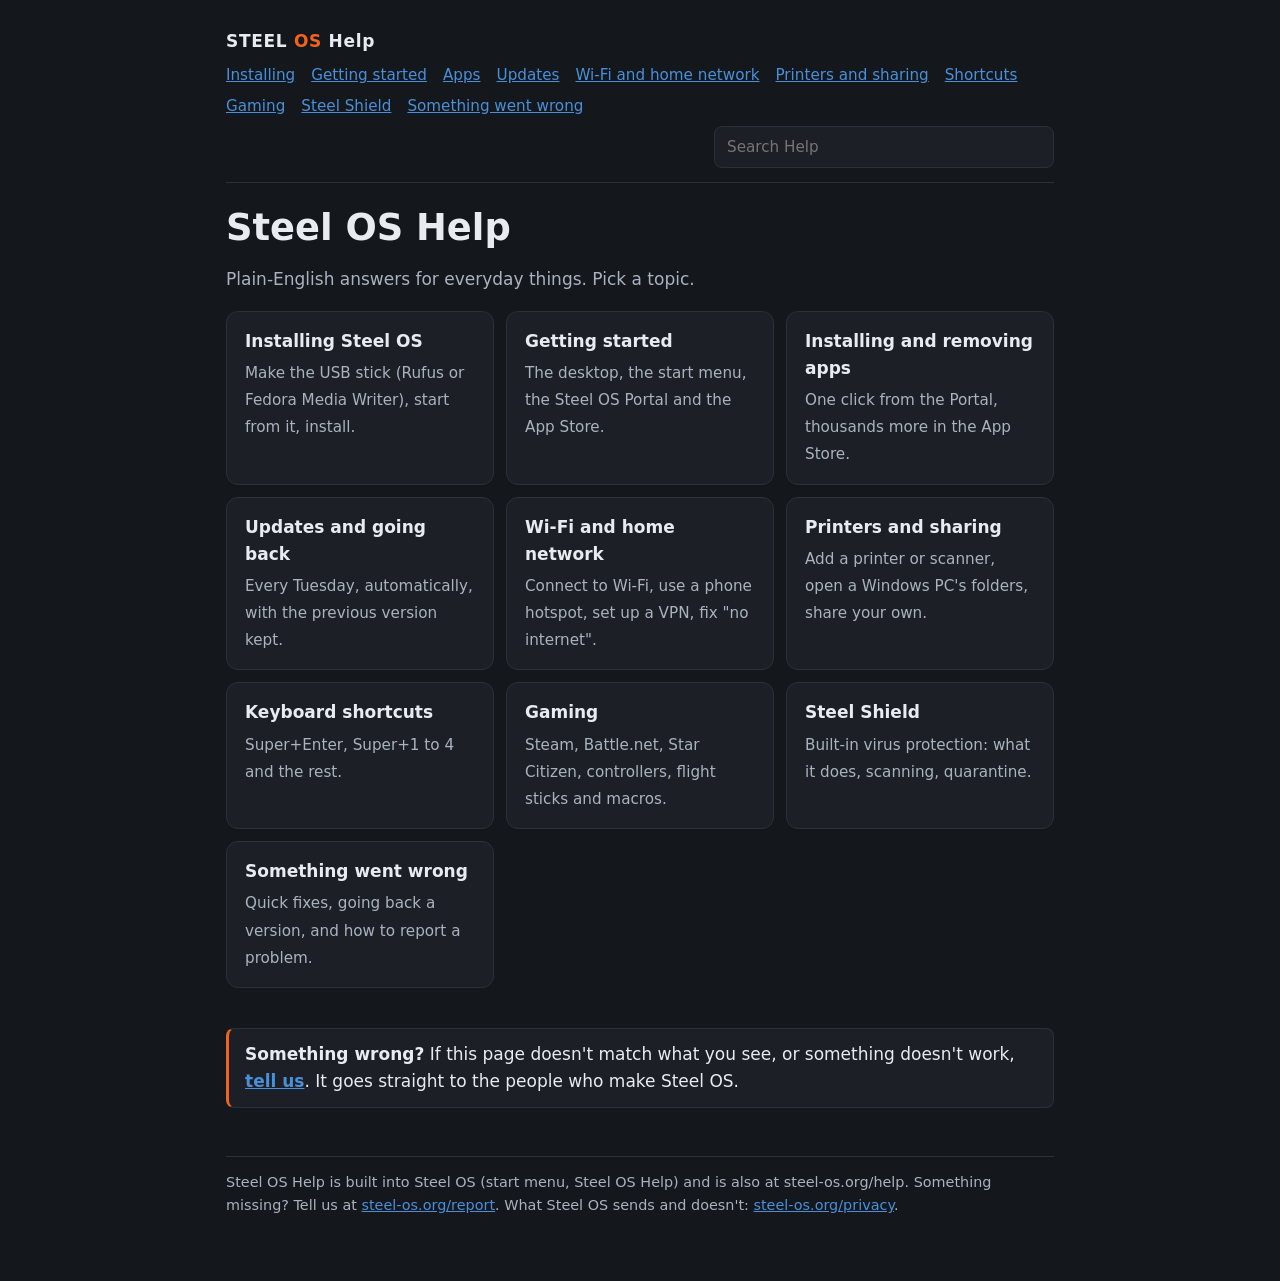
<file: system_files/usr/share/steel-os/help/index.html>
<!doctype html>
<html lang="en">
<head>
<meta charset="utf-8">
<meta name="viewport" content="width=device-width, initial-scale=1">
<title>Steel OS Help · Steel OS Help</title>
<meta name="description" content="Plain-English answers for everyday things. Pick a topic.">
<link rel="canonical" href="https://steel-os.org/help/">
<link rel="icon" type="image/png" sizes="32x32" href="favicon-32.png">
<link rel="stylesheet" href="help.css">
</head>
<body>
<div class="wrap">
<header class="top">
  <a class="brand" href="index.html">STEEL <span class="os">OS</span> Help</a>
  <nav><a href="install.html">Installing</a><a href="getting-started.html">Getting started</a><a href="apps.html">Apps</a><a href="updates.html">Updates</a><a href="network.html">Wi-Fi and home network</a><a href="printers.html">Printers and sharing</a><a href="shortcuts.html">Shortcuts</a><a href="gaming.html">Gaming</a><a href="steel-shield.html">Steel Shield</a><a href="troubleshooting.html">Something went wrong</a></nav>
  <form class="search" role="search" autocomplete="off"><input type="search" id="q" placeholder="Search Help" aria-label="Search Help"><div class="results" id="results" hidden></div></form>
</header>
<h1>Steel OS Help</h1>
<p class="lede">Plain-English answers for everyday things. Pick a topic.</p>
<div class="cards">
  <a class="card" href="install.html"><b>Installing Steel OS</b><span>Make the USB stick (Rufus or Fedora Media Writer), start from it, install.</span></a>
  <a class="card" href="getting-started.html"><b>Getting started</b><span>The desktop, the start menu, the Steel OS Portal and the App Store.</span></a>
  <a class="card" href="apps.html"><b>Installing and removing apps</b><span>One click from the Portal, thousands more in the App Store.</span></a>
  <a class="card" href="updates.html"><b>Updates and going back</b><span>Every Tuesday, automatically, with the previous version kept.</span></a>
  <a class="card" href="network.html"><b>Wi-Fi and home network</b><span>Connect to Wi-Fi, use a phone hotspot, set up a VPN, fix "no internet".</span></a>
  <a class="card" href="printers.html"><b>Printers and sharing</b><span>Add a printer or scanner, open a Windows PC's folders, share your own.</span></a>
  <a class="card" href="shortcuts.html"><b>Keyboard shortcuts</b><span>Super+Enter, Super+1 to 4 and the rest.</span></a>
  <a class="card" href="gaming.html"><b>Gaming</b><span>Steam, Battle.net, Star Citizen, controllers, flight sticks and macros.</span></a>
  <a class="card" href="steel-shield.html"><b>Steel Shield</b><span>Built-in virus protection: what it does, scanning, quarantine.</span></a>
  <a class="card" href="troubleshooting.html"><b>Something went wrong</b><span>Quick fixes, going back a version, and how to report a problem.</span></a>
</div>
<div class="tellus"><b>Something wrong?</b> If this page doesn't match what you see, or something doesn't work, <a href="https://steel-os.org/report">tell us</a>. It goes straight to the people who make Steel OS.</div>
<footer>Steel OS Help is built into Steel OS (start menu, Steel OS Help) and is also at steel-os.org/help. Something missing? Tell us at <a href="https://steel-os.org/report">steel-os.org/report</a>. What Steel OS sends and doesn't: <a href="https://steel-os.org/privacy">steel-os.org/privacy</a>.</footer>
</div>
<script src="report-link.js"></script>
<script src="help-search.js"></script>
<script>(function () {
  var q = document.getElementById('q'), box = document.getElementById('results');
  if (!q || !box || !window.STEEL_HELP) { return; }
  var here = location.pathname.split('/').pop() || 'index.html';
  function esc(s) { return s.replace(/[&<>"]/g, function (c) { return { '&': '&amp;', '<': '&lt;', '>': '&gt;', '"': '&quot;' }[c]; }); }
  function run() {
    var words = q.value.toLowerCase().split(/\s+/).filter(function (w) { return w.length > 1; });
    if (!words.length) { box.hidden = true; box.innerHTML = ''; return; }
    var hits = [];
    window.STEEL_HELP.forEach(function (e) {
      var head = (e.p + ' ' + e.h).toLowerCase(), text = e.x.toLowerCase(), score = 0;
      for (var i = 0; i < words.length; i++) {
        var w = words[i];
        if (head.indexOf(w) >= 0) { score += 3; } else if (text.indexOf(w) >= 0) { score += 1; } else { return; }
      }
      hits.push({ e: e, s: score + (e.h ? 0 : 0.5) });
    });
    hits.sort(function (a, b) { return b.s - a.s; });
    if (!hits.length) { box.innerHTML = '<div class="none">Nothing found. Try another word, or <a href="https://steel-os.org/report">ask us</a>.</div>'; box.hidden = false; return; }
    box.innerHTML = hits.slice(0, 8).map(function (h) {
      var e = h.e, href = e.f + (e.id ? '#' + e.id : ''), w = words[0];
      var at = e.x.toLowerCase().indexOf(w), from = at > 60 ? at - 60 : 0;
      var snip = (from ? '…' : '') + e.x.slice(from, from + 150) + (e.x.length > from + 150 ? '…' : '');
      return '<a href="' + href + '"><b>' + esc(e.p) + (e.h ? ' › ' + esc(e.h) : '') + '</b><span>' + esc(snip) + '</span></a>';
    }).join('');
    box.hidden = false;
  }
  q.addEventListener('input', run);
  q.addEventListener('focus', run);
  q.closest('form').addEventListener('submit', function (ev) { ev.preventDefault(); var a = box.querySelector('a'); if (a) { location.href = a.getAttribute('href'); } });
  document.addEventListener('click', function (ev) { if (!ev.target.closest('.search')) { box.hidden = true; } });
  document.addEventListener('keydown', function (ev) { if (ev.key === 'Escape') { box.hidden = true; } });
  // A section opened from a search result starts in view even with the sticky header.
  if (location.hash && here !== 'index.html') { setTimeout(function () { var t = document.getElementById(location.hash.slice(1)); if (t) { t.scrollIntoView(); } }, 0); }
})();</script>
</body>
</html>
</file>
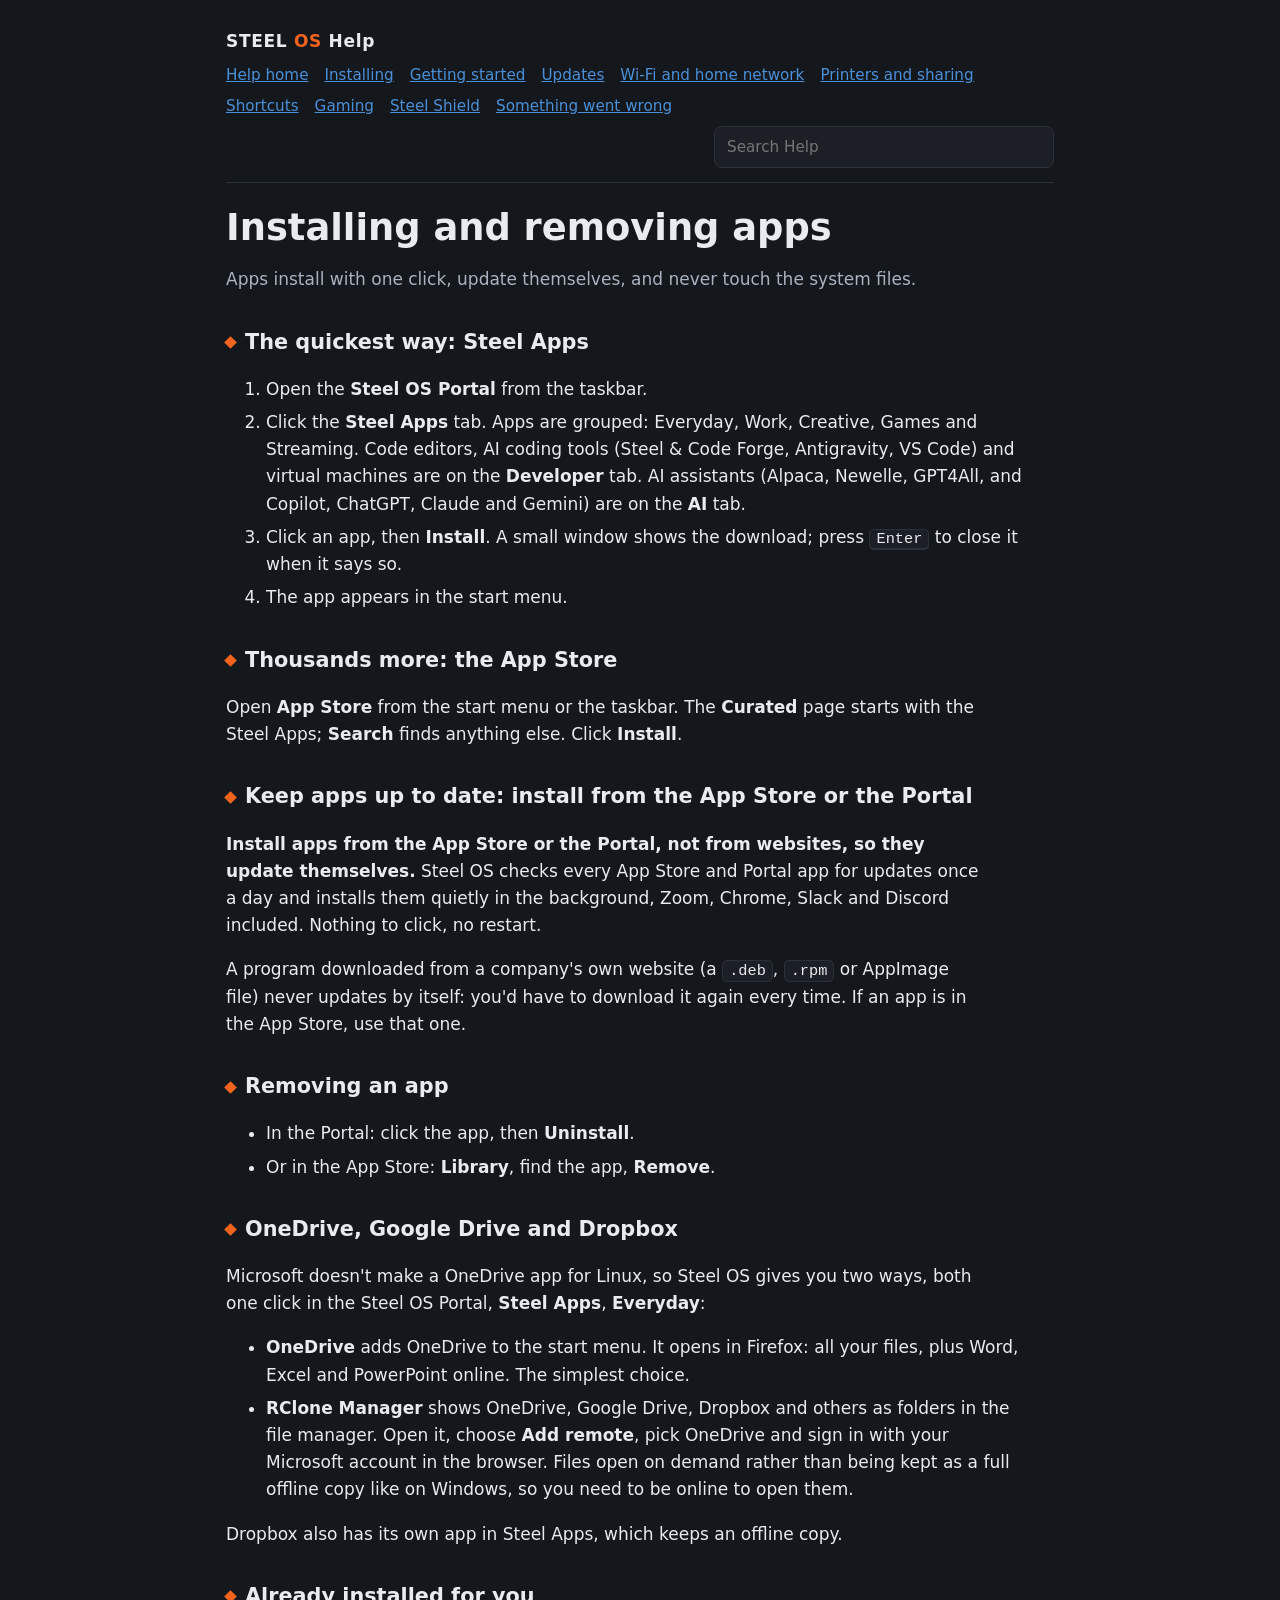
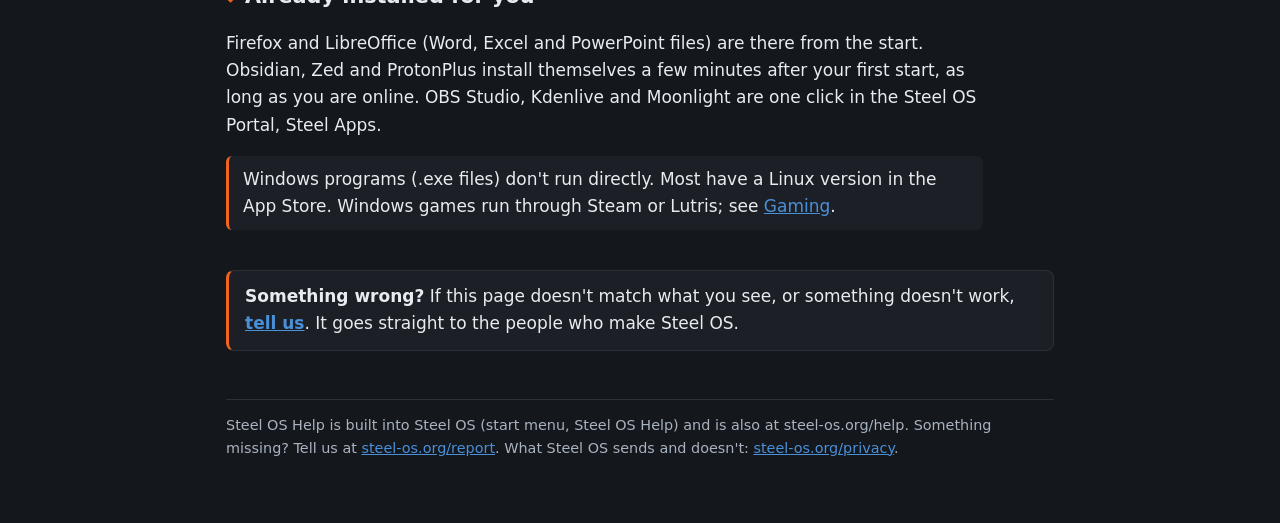
<file: system_files/usr/share/steel-os/help/apps.html>
<!doctype html>
<html lang="en">
<head>
<meta charset="utf-8">
<meta name="viewport" content="width=device-width, initial-scale=1">
<title>Installing and removing apps · Steel OS Help</title>
<meta name="description" content="Apps install with one click, update themselves, and never touch the system files.">
<link rel="canonical" href="https://steel-os.org/help/apps">
<link rel="icon" type="image/png" sizes="32x32" href="favicon-32.png">
<link rel="stylesheet" href="help.css">
</head>
<body>
<div class="wrap">
<header class="top">
  <a class="brand" href="index.html">STEEL <span class="os">OS</span> Help</a>
  <nav><a href="index.html">Help home</a><a href="install.html">Installing</a><a href="getting-started.html">Getting started</a><a href="updates.html">Updates</a><a href="network.html">Wi-Fi and home network</a><a href="printers.html">Printers and sharing</a><a href="shortcuts.html">Shortcuts</a><a href="gaming.html">Gaming</a><a href="steel-shield.html">Steel Shield</a><a href="troubleshooting.html">Something went wrong</a></nav>
  <form class="search" role="search" autocomplete="off"><input type="search" id="q" placeholder="Search Help" aria-label="Search Help"><div class="results" id="results" hidden></div></form>
</header>
<h1>Installing and removing apps</h1>
<p class="lede">Apps install with one click, update themselves, and never touch the system files.</p>
<h2 id="the-quickest-way-steel-apps">The quickest way: Steel Apps</h2>
<ol>
  <li>Open the <b>Steel OS Portal</b> from the taskbar.</li>
  <li>Click the <b>Steel Apps</b> tab. Apps are grouped: Everyday, Work, Creative, Games and Streaming. Code editors, AI coding tools (Steel &amp; Code Forge, Antigravity, VS Code) and virtual machines are on the <b>Developer</b> tab. AI assistants (Alpaca, Newelle, GPT4All, and Copilot, ChatGPT, Claude and Gemini) are on the <b>AI</b> tab.</li>
  <li>Click an app, then <b>Install</b>. A small window shows the download; press <kbd>Enter</kbd> to close it when it says so.</li>
  <li>The app appears in the start menu.</li>
</ol>
<h2 id="thousands-more-the-app-store">Thousands more: the App Store</h2>
<p>Open <b>App Store</b> from the start menu or the taskbar. The <b>Curated</b> page starts with the Steel Apps; <b>Search</b> finds anything else. Click <b>Install</b>.</p>
<h2 id="keep-apps-up-to-date-install-from-the-app-store-or-the-porta">Keep apps up to date: install from the App Store or the Portal</h2>
<p><b>Install apps from the App Store or the Portal, not from websites, so they update themselves.</b> Steel OS checks every App Store and Portal app for updates once a day and installs them quietly in the background, Zoom, Chrome, Slack and Discord included. Nothing to click, no restart.</p>
<p>A program downloaded from a company's own website (a <code>.deb</code>, <code>.rpm</code> or AppImage file) never updates by itself: you'd have to download it again every time. If an app is in the App Store, use that one.</p>
<h2 id="removing-an-app">Removing an app</h2>
<ul>
  <li>In the Portal: click the app, then <b>Uninstall</b>.</li>
  <li>Or in the App Store: <b>Library</b>, find the app, <b>Remove</b>.</li>
</ul>
<h2 id="onedrive-google-drive-and-dropbox">OneDrive, Google Drive and Dropbox</h2>
<p>Microsoft doesn't make a OneDrive app for Linux, so Steel OS gives you two ways, both one click in the Steel OS Portal, <b>Steel Apps</b>, <b>Everyday</b>:</p>
<ul>
  <li><b>OneDrive</b> adds OneDrive to the start menu. It opens in Firefox: all your files, plus Word, Excel and PowerPoint online. The simplest choice.</li>
  <li><b>RClone Manager</b> shows OneDrive, Google Drive, Dropbox and others as folders in the file manager. Open it, choose <b>Add remote</b>, pick OneDrive and sign in with your Microsoft account in the browser. Files open on demand rather than being kept as a full offline copy like on Windows, so you need to be online to open them.</li>
</ul>
<p>Dropbox also has its own app in Steel Apps, which keeps an offline copy.</p>
<h2 id="already-installed-for-you">Already installed for you</h2>
<p>Firefox and LibreOffice (Word, Excel and PowerPoint files) are there from the start. Obsidian, Zed and ProtonPlus install themselves a few minutes after your first start, as long as you are online. OBS Studio, Kdenlive and Moonlight are one click in the Steel OS Portal, Steel Apps.</p>
<p class="note">Windows programs (.exe files) don't run directly. Most have a Linux version in the App Store. Windows games run through Steam or Lutris; see <a href="gaming.html">Gaming</a>.</p>
<div class="tellus"><b>Something wrong?</b> If this page doesn't match what you see, or something doesn't work, <a href="https://steel-os.org/report">tell us</a>. It goes straight to the people who make Steel OS.</div>
<footer>Steel OS Help is built into Steel OS (start menu, Steel OS Help) and is also at steel-os.org/help. Something missing? Tell us at <a href="https://steel-os.org/report">steel-os.org/report</a>. What Steel OS sends and doesn't: <a href="https://steel-os.org/privacy">steel-os.org/privacy</a>.</footer>
</div>
<script src="report-link.js"></script>
<script src="help-search.js"></script>
<script>(function () {
  var q = document.getElementById('q'), box = document.getElementById('results');
  if (!q || !box || !window.STEEL_HELP) { return; }
  var here = location.pathname.split('/').pop() || 'index.html';
  function esc(s) { return s.replace(/[&<>"]/g, function (c) { return { '&': '&amp;', '<': '&lt;', '>': '&gt;', '"': '&quot;' }[c]; }); }
  function run() {
    var words = q.value.toLowerCase().split(/\s+/).filter(function (w) { return w.length > 1; });
    if (!words.length) { box.hidden = true; box.innerHTML = ''; return; }
    var hits = [];
    window.STEEL_HELP.forEach(function (e) {
      var head = (e.p + ' ' + e.h).toLowerCase(), text = e.x.toLowerCase(), score = 0;
      for (var i = 0; i < words.length; i++) {
        var w = words[i];
        if (head.indexOf(w) >= 0) { score += 3; } else if (text.indexOf(w) >= 0) { score += 1; } else { return; }
      }
      hits.push({ e: e, s: score + (e.h ? 0 : 0.5) });
    });
    hits.sort(function (a, b) { return b.s - a.s; });
    if (!hits.length) { box.innerHTML = '<div class="none">Nothing found. Try another word, or <a href="https://steel-os.org/report">ask us</a>.</div>'; box.hidden = false; return; }
    box.innerHTML = hits.slice(0, 8).map(function (h) {
      var e = h.e, href = e.f + (e.id ? '#' + e.id : ''), w = words[0];
      var at = e.x.toLowerCase().indexOf(w), from = at > 60 ? at - 60 : 0;
      var snip = (from ? '…' : '') + e.x.slice(from, from + 150) + (e.x.length > from + 150 ? '…' : '');
      return '<a href="' + href + '"><b>' + esc(e.p) + (e.h ? ' › ' + esc(e.h) : '') + '</b><span>' + esc(snip) + '</span></a>';
    }).join('');
    box.hidden = false;
  }
  q.addEventListener('input', run);
  q.addEventListener('focus', run);
  q.closest('form').addEventListener('submit', function (ev) { ev.preventDefault(); var a = box.querySelector('a'); if (a) { location.href = a.getAttribute('href'); } });
  document.addEventListener('click', function (ev) { if (!ev.target.closest('.search')) { box.hidden = true; } });
  document.addEventListener('keydown', function (ev) { if (ev.key === 'Escape') { box.hidden = true; } });
  // A section opened from a search result starts in view even with the sticky header.
  if (location.hash && here !== 'index.html') { setTimeout(function () { var t = document.getElementById(location.hash.slice(1)); if (t) { t.scrollIntoView(); } }, 0); }
})();</script>
</body>
</html>
</file>
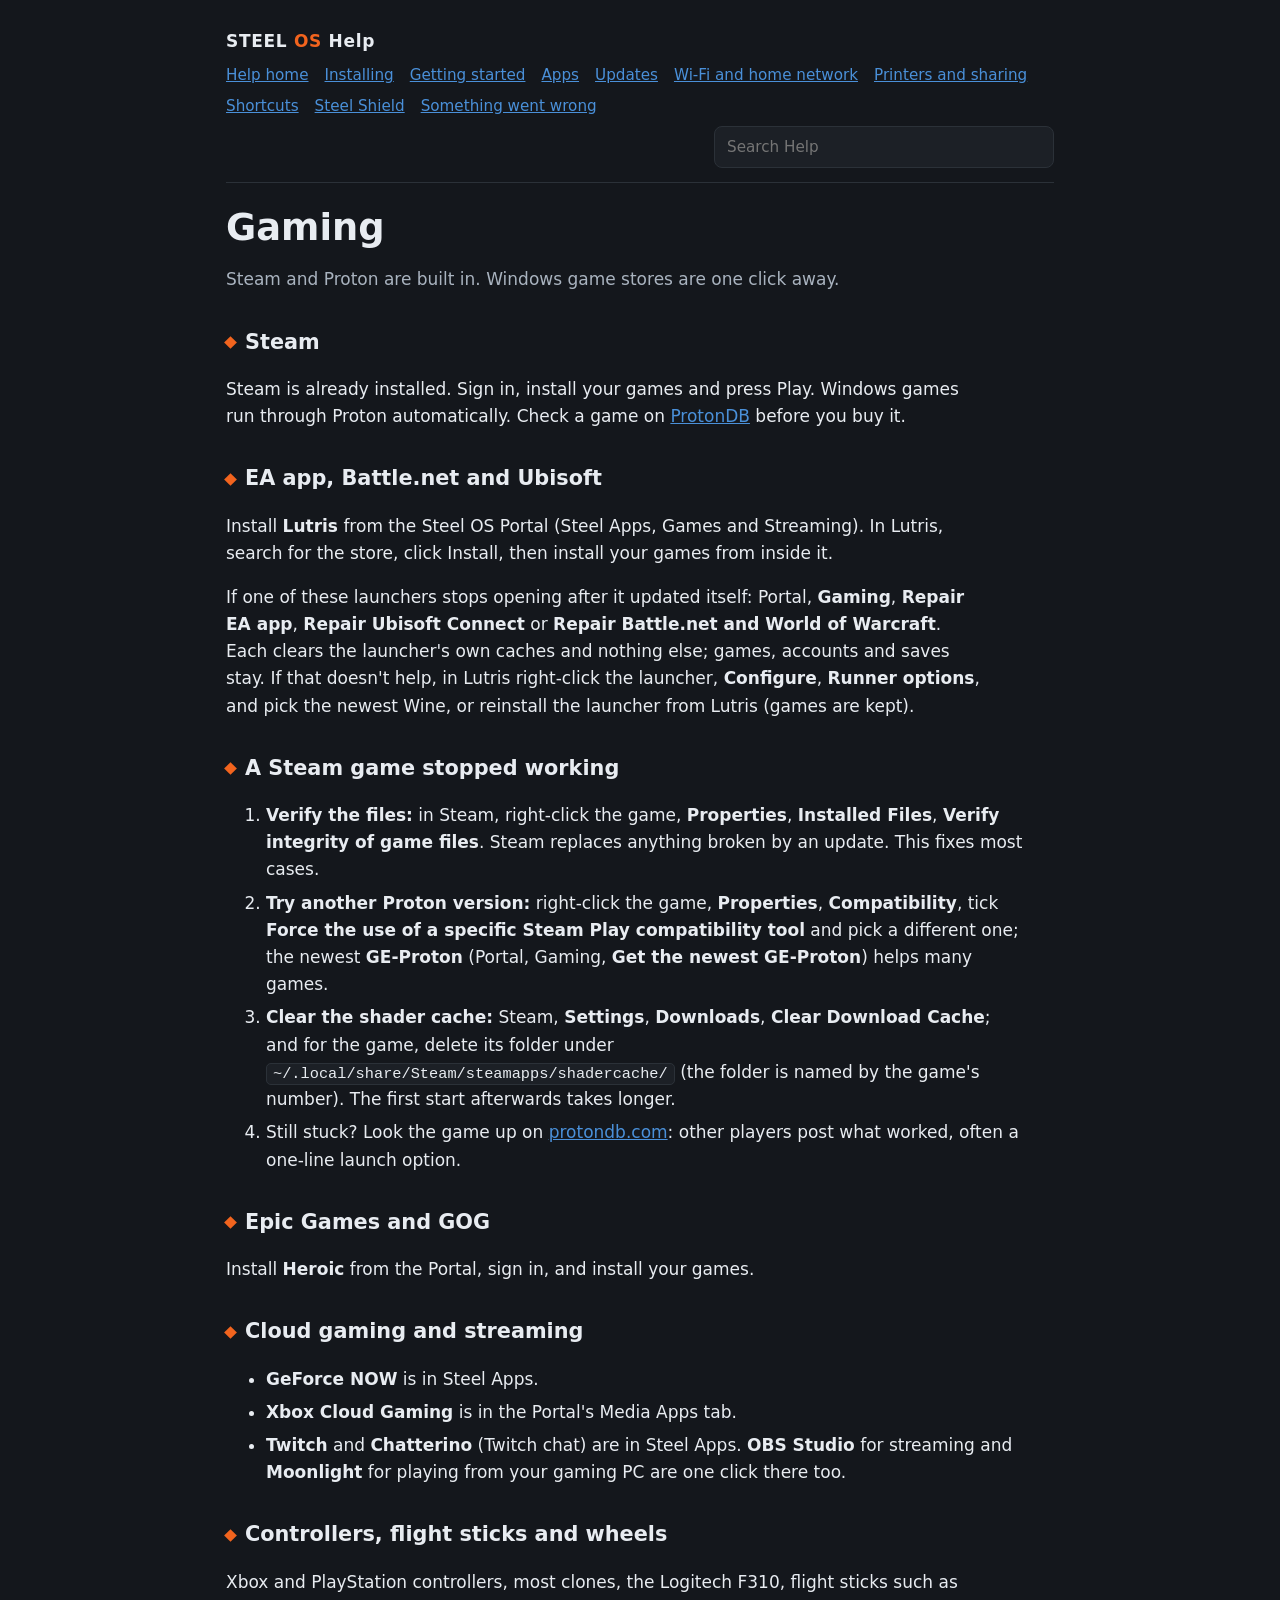
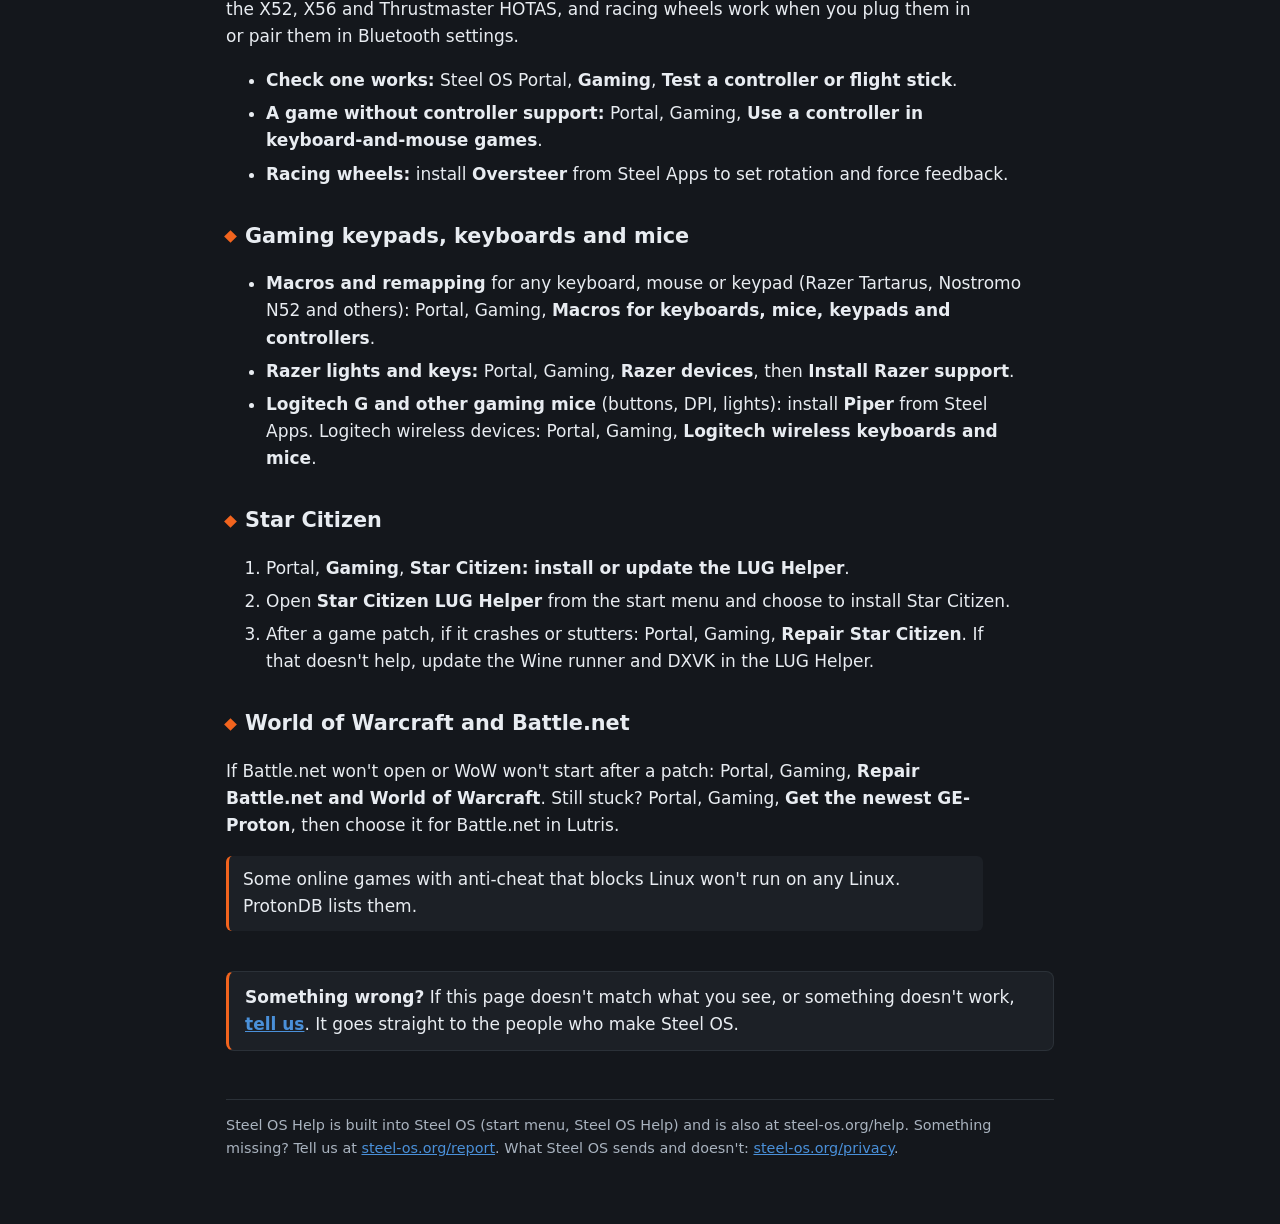
<file: system_files/usr/share/steel-os/help/gaming.html>
<!doctype html>
<html lang="en">
<head>
<meta charset="utf-8">
<meta name="viewport" content="width=device-width, initial-scale=1">
<title>Gaming · Steel OS Help</title>
<meta name="description" content="Steam and Proton are built in. Windows game stores are one click away.">
<link rel="canonical" href="https://steel-os.org/help/gaming">
<link rel="icon" type="image/png" sizes="32x32" href="favicon-32.png">
<link rel="stylesheet" href="help.css">
</head>
<body>
<div class="wrap">
<header class="top">
  <a class="brand" href="index.html">STEEL <span class="os">OS</span> Help</a>
  <nav><a href="index.html">Help home</a><a href="install.html">Installing</a><a href="getting-started.html">Getting started</a><a href="apps.html">Apps</a><a href="updates.html">Updates</a><a href="network.html">Wi-Fi and home network</a><a href="printers.html">Printers and sharing</a><a href="shortcuts.html">Shortcuts</a><a href="steel-shield.html">Steel Shield</a><a href="troubleshooting.html">Something went wrong</a></nav>
  <form class="search" role="search" autocomplete="off"><input type="search" id="q" placeholder="Search Help" aria-label="Search Help"><div class="results" id="results" hidden></div></form>
</header>
<h1>Gaming</h1>
<p class="lede">Steam and Proton are built in. Windows game stores are one click away.</p>
<h2 id="steam">Steam</h2>
<p>Steam is already installed. Sign in, install your games and press Play. Windows games run through Proton automatically. Check a game on <a href="https://www.protondb.com">ProtonDB</a> before you buy it.</p>
<h2 id="ea-app-battle-net-and-ubisoft">EA app, Battle.net and Ubisoft</h2>
<p>Install <b>Lutris</b> from the Steel OS Portal (Steel Apps, Games and Streaming). In Lutris, search for the store, click Install, then install your games from inside it.</p>
<p>If one of these launchers stops opening after it updated itself: Portal, <b>Gaming</b>, <b>Repair EA app</b>, <b>Repair Ubisoft Connect</b> or <b>Repair Battle.net and World of Warcraft</b>. Each clears the launcher's own caches and nothing else; games, accounts and saves stay. If that doesn't help, in Lutris right-click the launcher, <b>Configure</b>, <b>Runner options</b>, and pick the newest Wine, or reinstall the launcher from Lutris (games are kept).</p>
<h2 id="a-steam-game-stopped-working">A Steam game stopped working</h2>
<ol>
  <li><b>Verify the files:</b> in Steam, right-click the game, <b>Properties</b>, <b>Installed Files</b>, <b>Verify integrity of game files</b>. Steam replaces anything broken by an update. This fixes most cases.</li>
  <li><b>Try another Proton version:</b> right-click the game, <b>Properties</b>, <b>Compatibility</b>, tick <b>Force the use of a specific Steam Play compatibility tool</b> and pick a different one; the newest <b>GE-Proton</b> (Portal, Gaming, <b>Get the newest GE-Proton</b>) helps many games.</li>
  <li><b>Clear the shader cache:</b> Steam, <b>Settings</b>, <b>Downloads</b>, <b>Clear Download Cache</b>; and for the game, delete its folder under <code>~/.local/share/Steam/steamapps/shadercache/</code> (the folder is named by the game's number). The first start afterwards takes longer.</li>
  <li>Still stuck? Look the game up on <a href="https://www.protondb.com">protondb.com</a>: other players post what worked, often a one-line launch option.</li>
</ol>
<h2 id="epic-games-and-gog">Epic Games and GOG</h2>
<p>Install <b>Heroic</b> from the Portal, sign in, and install your games.</p>
<h2 id="cloud-gaming-and-streaming">Cloud gaming and streaming</h2>
<ul>
  <li><b>GeForce NOW</b> is in Steel Apps.</li>
  <li><b>Xbox Cloud Gaming</b> is in the Portal's Media Apps tab.</li>
  <li><b>Twitch</b> and <b>Chatterino</b> (Twitch chat) are in Steel Apps. <b>OBS Studio</b> for streaming and <b>Moonlight</b> for playing from your gaming PC are one click there too.</li>
</ul>
<h2 id="controllers-flight-sticks-and-wheels">Controllers, flight sticks and wheels</h2>
<p>Xbox and PlayStation controllers, most clones, the Logitech F310, flight sticks such as the X52, X56 and Thrustmaster HOTAS, and racing wheels work when you plug them in or pair them in Bluetooth settings.</p>
<ul>
  <li><b>Check one works:</b> Steel OS Portal, <b>Gaming</b>, <b>Test a controller or flight stick</b>.</li>
  <li><b>A game without controller support:</b> Portal, Gaming, <b>Use a controller in keyboard-and-mouse games</b>.</li>
  <li><b>Racing wheels:</b> install <b>Oversteer</b> from Steel Apps to set rotation and force feedback.</li>
</ul>
<h2 id="gaming-keypads-keyboards-and-mice">Gaming keypads, keyboards and mice</h2>
<ul>
  <li><b>Macros and remapping</b> for any keyboard, mouse or keypad (Razer Tartarus, Nostromo N52 and others): Portal, Gaming, <b>Macros for keyboards, mice, keypads and controllers</b>.</li>
  <li><b>Razer lights and keys:</b> Portal, Gaming, <b>Razer devices</b>, then <b>Install Razer support</b>.</li>
  <li><b>Logitech G and other gaming mice</b> (buttons, DPI, lights): install <b>Piper</b> from Steel Apps. Logitech wireless devices: Portal, Gaming, <b>Logitech wireless keyboards and mice</b>.</li>
</ul>
<h2 id="star-citizen">Star Citizen</h2>
<ol>
  <li>Portal, <b>Gaming</b>, <b>Star Citizen: install or update the LUG Helper</b>.</li>
  <li>Open <b>Star Citizen LUG Helper</b> from the start menu and choose to install Star Citizen.</li>
  <li>After a game patch, if it crashes or stutters: Portal, Gaming, <b>Repair Star Citizen</b>. If that doesn't help, update the Wine runner and DXVK in the LUG Helper.</li>
</ol>
<h2 id="world-of-warcraft-and-battle-net">World of Warcraft and Battle.net</h2>
<p>If Battle.net won't open or WoW won't start after a patch: Portal, Gaming, <b>Repair Battle.net and World of Warcraft</b>. Still stuck? Portal, Gaming, <b>Get the newest GE-Proton</b>, then choose it for Battle.net in Lutris.</p>
<p class="note">Some online games with anti-cheat that blocks Linux won't run on any Linux. ProtonDB lists them.</p>
<div class="tellus"><b>Something wrong?</b> If this page doesn't match what you see, or something doesn't work, <a href="https://steel-os.org/report">tell us</a>. It goes straight to the people who make Steel OS.</div>
<footer>Steel OS Help is built into Steel OS (start menu, Steel OS Help) and is also at steel-os.org/help. Something missing? Tell us at <a href="https://steel-os.org/report">steel-os.org/report</a>. What Steel OS sends and doesn't: <a href="https://steel-os.org/privacy">steel-os.org/privacy</a>.</footer>
</div>
<script src="report-link.js"></script>
<script src="help-search.js"></script>
<script>(function () {
  var q = document.getElementById('q'), box = document.getElementById('results');
  if (!q || !box || !window.STEEL_HELP) { return; }
  var here = location.pathname.split('/').pop() || 'index.html';
  function esc(s) { return s.replace(/[&<>"]/g, function (c) { return { '&': '&amp;', '<': '&lt;', '>': '&gt;', '"': '&quot;' }[c]; }); }
  function run() {
    var words = q.value.toLowerCase().split(/\s+/).filter(function (w) { return w.length > 1; });
    if (!words.length) { box.hidden = true; box.innerHTML = ''; return; }
    var hits = [];
    window.STEEL_HELP.forEach(function (e) {
      var head = (e.p + ' ' + e.h).toLowerCase(), text = e.x.toLowerCase(), score = 0;
      for (var i = 0; i < words.length; i++) {
        var w = words[i];
        if (head.indexOf(w) >= 0) { score += 3; } else if (text.indexOf(w) >= 0) { score += 1; } else { return; }
      }
      hits.push({ e: e, s: score + (e.h ? 0 : 0.5) });
    });
    hits.sort(function (a, b) { return b.s - a.s; });
    if (!hits.length) { box.innerHTML = '<div class="none">Nothing found. Try another word, or <a href="https://steel-os.org/report">ask us</a>.</div>'; box.hidden = false; return; }
    box.innerHTML = hits.slice(0, 8).map(function (h) {
      var e = h.e, href = e.f + (e.id ? '#' + e.id : ''), w = words[0];
      var at = e.x.toLowerCase().indexOf(w), from = at > 60 ? at - 60 : 0;
      var snip = (from ? '…' : '') + e.x.slice(from, from + 150) + (e.x.length > from + 150 ? '…' : '');
      return '<a href="' + href + '"><b>' + esc(e.p) + (e.h ? ' › ' + esc(e.h) : '') + '</b><span>' + esc(snip) + '</span></a>';
    }).join('');
    box.hidden = false;
  }
  q.addEventListener('input', run);
  q.addEventListener('focus', run);
  q.closest('form').addEventListener('submit', function (ev) { ev.preventDefault(); var a = box.querySelector('a'); if (a) { location.href = a.getAttribute('href'); } });
  document.addEventListener('click', function (ev) { if (!ev.target.closest('.search')) { box.hidden = true; } });
  document.addEventListener('keydown', function (ev) { if (ev.key === 'Escape') { box.hidden = true; } });
  // A section opened from a search result starts in view even with the sticky header.
  if (location.hash && here !== 'index.html') { setTimeout(function () { var t = document.getElementById(location.hash.slice(1)); if (t) { t.scrollIntoView(); } }, 0); }
})();</script>
</body>
</html>
</file>
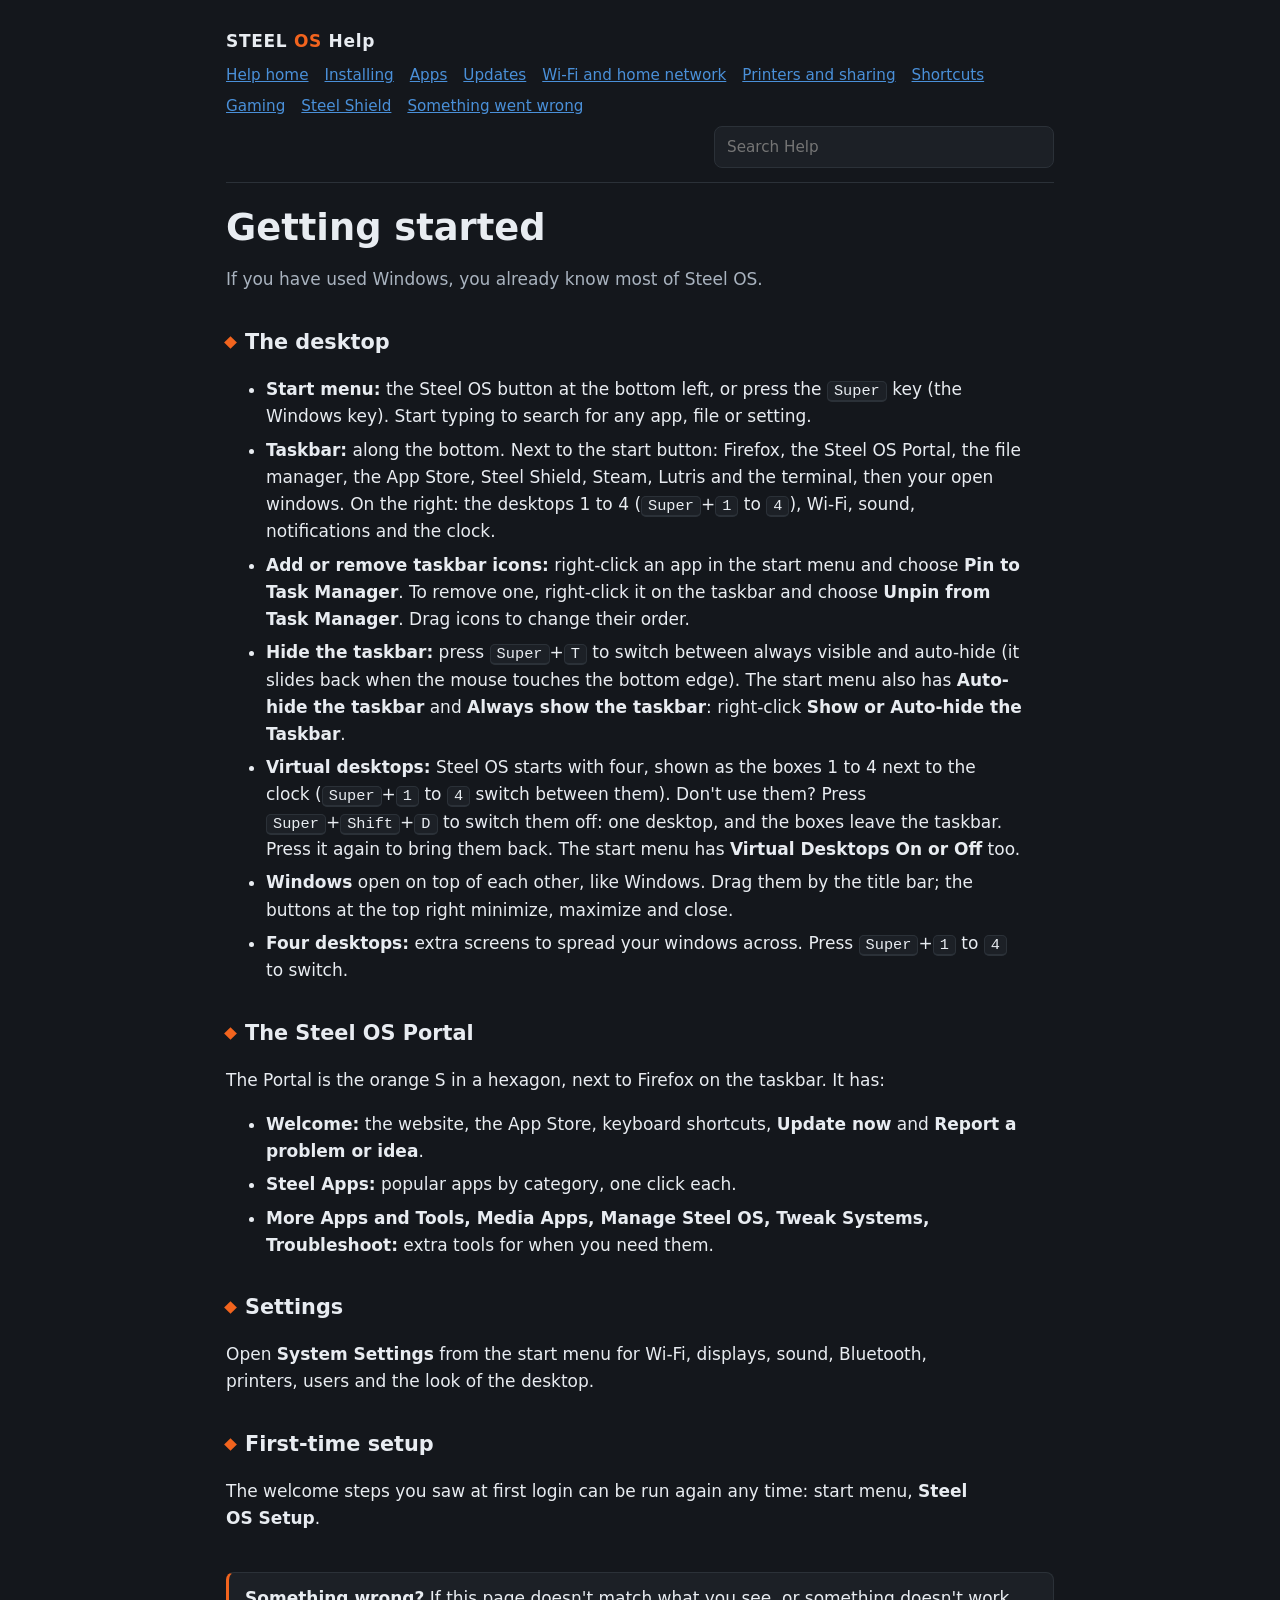
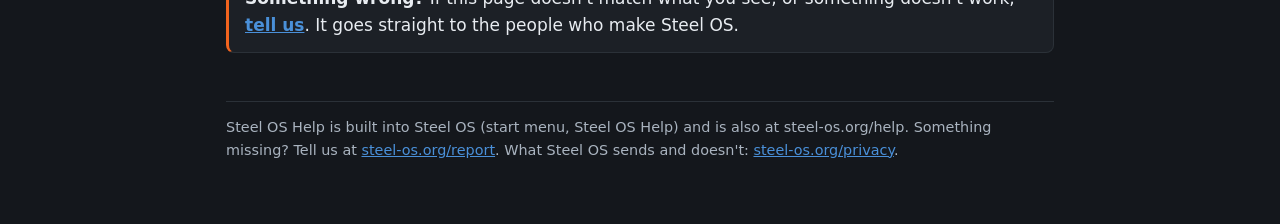
<file: system_files/usr/share/steel-os/help/getting-started.html>
<!doctype html>
<html lang="en">
<head>
<meta charset="utf-8">
<meta name="viewport" content="width=device-width, initial-scale=1">
<title>Getting started · Steel OS Help</title>
<meta name="description" content="If you have used Windows, you already know most of Steel OS.">
<link rel="canonical" href="https://steel-os.org/help/getting-started">
<link rel="icon" type="image/png" sizes="32x32" href="favicon-32.png">
<link rel="stylesheet" href="help.css">
</head>
<body>
<div class="wrap">
<header class="top">
  <a class="brand" href="index.html">STEEL <span class="os">OS</span> Help</a>
  <nav><a href="index.html">Help home</a><a href="install.html">Installing</a><a href="apps.html">Apps</a><a href="updates.html">Updates</a><a href="network.html">Wi-Fi and home network</a><a href="printers.html">Printers and sharing</a><a href="shortcuts.html">Shortcuts</a><a href="gaming.html">Gaming</a><a href="steel-shield.html">Steel Shield</a><a href="troubleshooting.html">Something went wrong</a></nav>
  <form class="search" role="search" autocomplete="off"><input type="search" id="q" placeholder="Search Help" aria-label="Search Help"><div class="results" id="results" hidden></div></form>
</header>
<h1>Getting started</h1>
<p class="lede">If you have used Windows, you already know most of Steel OS.</p>
<h2 id="the-desktop">The desktop</h2>
<ul>
  <li><b>Start menu:</b> the Steel OS button at the bottom left, or press the <kbd>Super</kbd> key (the Windows key). Start typing to search for any app, file or setting.</li>
  <li><b>Taskbar:</b> along the bottom. Next to the start button: Firefox, the Steel OS Portal, the file manager, the App Store, Steel Shield, Steam, Lutris and the terminal, then your open windows. On the right: the desktops 1 to 4 (<kbd>Super</kbd>+<kbd>1</kbd> to <kbd>4</kbd>), Wi-Fi, sound, notifications and the clock.</li>
  <li><b>Add or remove taskbar icons:</b> right-click an app in the start menu and choose <b>Pin to Task Manager</b>. To remove one, right-click it on the taskbar and choose <b>Unpin from Task Manager</b>. Drag icons to change their order.</li>
  <li><b>Hide the taskbar:</b> press <kbd>Super</kbd>+<kbd>T</kbd> to switch between always visible and auto-hide (it slides back when the mouse touches the bottom edge). The start menu also has <b>Auto-hide the taskbar</b> and <b>Always show the taskbar</b>: right-click <b>Show or Auto-hide the Taskbar</b>.</li>
  <li><b>Virtual desktops:</b> Steel OS starts with four, shown as the boxes 1 to 4 next to the clock (<kbd>Super</kbd>+<kbd>1</kbd> to <kbd>4</kbd> switch between them). Don't use them? Press <kbd>Super</kbd>+<kbd>Shift</kbd>+<kbd>D</kbd> to switch them off: one desktop, and the boxes leave the taskbar. Press it again to bring them back. The start menu has <b>Virtual Desktops On or Off</b> too.</li>
  <li><b>Windows</b> open on top of each other, like Windows. Drag them by the title bar; the buttons at the top right minimize, maximize and close.</li>
  <li><b>Four desktops:</b> extra screens to spread your windows across. Press <kbd>Super</kbd>+<kbd>1</kbd> to <kbd>4</kbd> to switch.</li>
</ul>
<h2 id="the-steel-os-portal">The Steel OS Portal</h2>
<p>The Portal is the orange S in a hexagon, next to Firefox on the taskbar. It has:</p>
<ul>
  <li><b>Welcome:</b> the website, the App Store, keyboard shortcuts, <b>Update now</b> and <b>Report a problem or idea</b>.</li>
  <li><b>Steel Apps:</b> popular apps by category, one click each.</li>
  <li><b>More Apps and Tools, Media Apps, Manage Steel OS, Tweak Systems, Troubleshoot:</b> extra tools for when you need them.</li>
</ul>
<h2 id="settings">Settings</h2>
<p>Open <b>System Settings</b> from the start menu for Wi-Fi, displays, sound, Bluetooth, printers, users and the look of the desktop.</p>
<h2 id="first-time-setup">First-time setup</h2>
<p>The welcome steps you saw at first login can be run again any time: start menu, <b>Steel OS Setup</b>.</p>
<div class="tellus"><b>Something wrong?</b> If this page doesn't match what you see, or something doesn't work, <a href="https://steel-os.org/report">tell us</a>. It goes straight to the people who make Steel OS.</div>
<footer>Steel OS Help is built into Steel OS (start menu, Steel OS Help) and is also at steel-os.org/help. Something missing? Tell us at <a href="https://steel-os.org/report">steel-os.org/report</a>. What Steel OS sends and doesn't: <a href="https://steel-os.org/privacy">steel-os.org/privacy</a>.</footer>
</div>
<script src="report-link.js"></script>
<script src="help-search.js"></script>
<script>(function () {
  var q = document.getElementById('q'), box = document.getElementById('results');
  if (!q || !box || !window.STEEL_HELP) { return; }
  var here = location.pathname.split('/').pop() || 'index.html';
  function esc(s) { return s.replace(/[&<>"]/g, function (c) { return { '&': '&amp;', '<': '&lt;', '>': '&gt;', '"': '&quot;' }[c]; }); }
  function run() {
    var words = q.value.toLowerCase().split(/\s+/).filter(function (w) { return w.length > 1; });
    if (!words.length) { box.hidden = true; box.innerHTML = ''; return; }
    var hits = [];
    window.STEEL_HELP.forEach(function (e) {
      var head = (e.p + ' ' + e.h).toLowerCase(), text = e.x.toLowerCase(), score = 0;
      for (var i = 0; i < words.length; i++) {
        var w = words[i];
        if (head.indexOf(w) >= 0) { score += 3; } else if (text.indexOf(w) >= 0) { score += 1; } else { return; }
      }
      hits.push({ e: e, s: score + (e.h ? 0 : 0.5) });
    });
    hits.sort(function (a, b) { return b.s - a.s; });
    if (!hits.length) { box.innerHTML = '<div class="none">Nothing found. Try another word, or <a href="https://steel-os.org/report">ask us</a>.</div>'; box.hidden = false; return; }
    box.innerHTML = hits.slice(0, 8).map(function (h) {
      var e = h.e, href = e.f + (e.id ? '#' + e.id : ''), w = words[0];
      var at = e.x.toLowerCase().indexOf(w), from = at > 60 ? at - 60 : 0;
      var snip = (from ? '…' : '') + e.x.slice(from, from + 150) + (e.x.length > from + 150 ? '…' : '');
      return '<a href="' + href + '"><b>' + esc(e.p) + (e.h ? ' › ' + esc(e.h) : '') + '</b><span>' + esc(snip) + '</span></a>';
    }).join('');
    box.hidden = false;
  }
  q.addEventListener('input', run);
  q.addEventListener('focus', run);
  q.closest('form').addEventListener('submit', function (ev) { ev.preventDefault(); var a = box.querySelector('a'); if (a) { location.href = a.getAttribute('href'); } });
  document.addEventListener('click', function (ev) { if (!ev.target.closest('.search')) { box.hidden = true; } });
  document.addEventListener('keydown', function (ev) { if (ev.key === 'Escape') { box.hidden = true; } });
  // A section opened from a search result starts in view even with the sticky header.
  if (location.hash && here !== 'index.html') { setTimeout(function () { var t = document.getElementById(location.hash.slice(1)); if (t) { t.scrollIntoView(); } }, 0); }
})();</script>
</body>
</html>
</file>
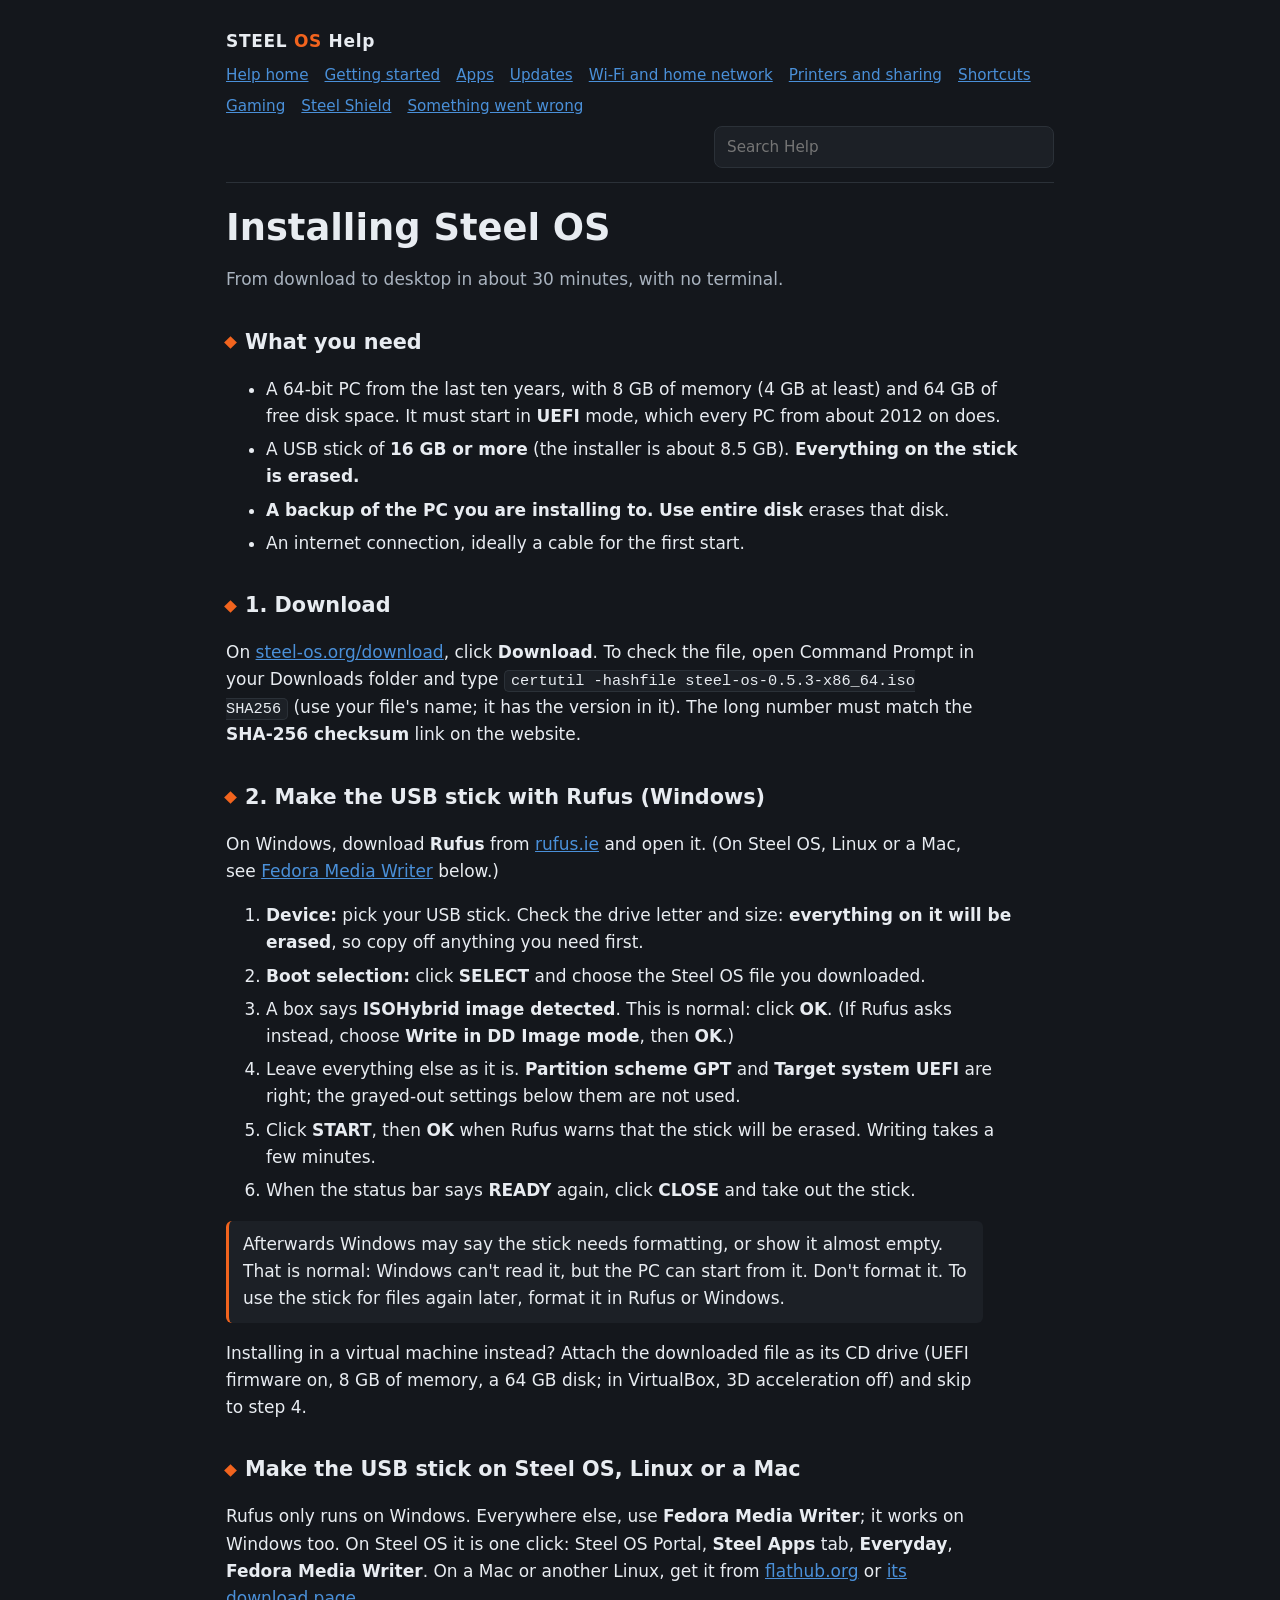
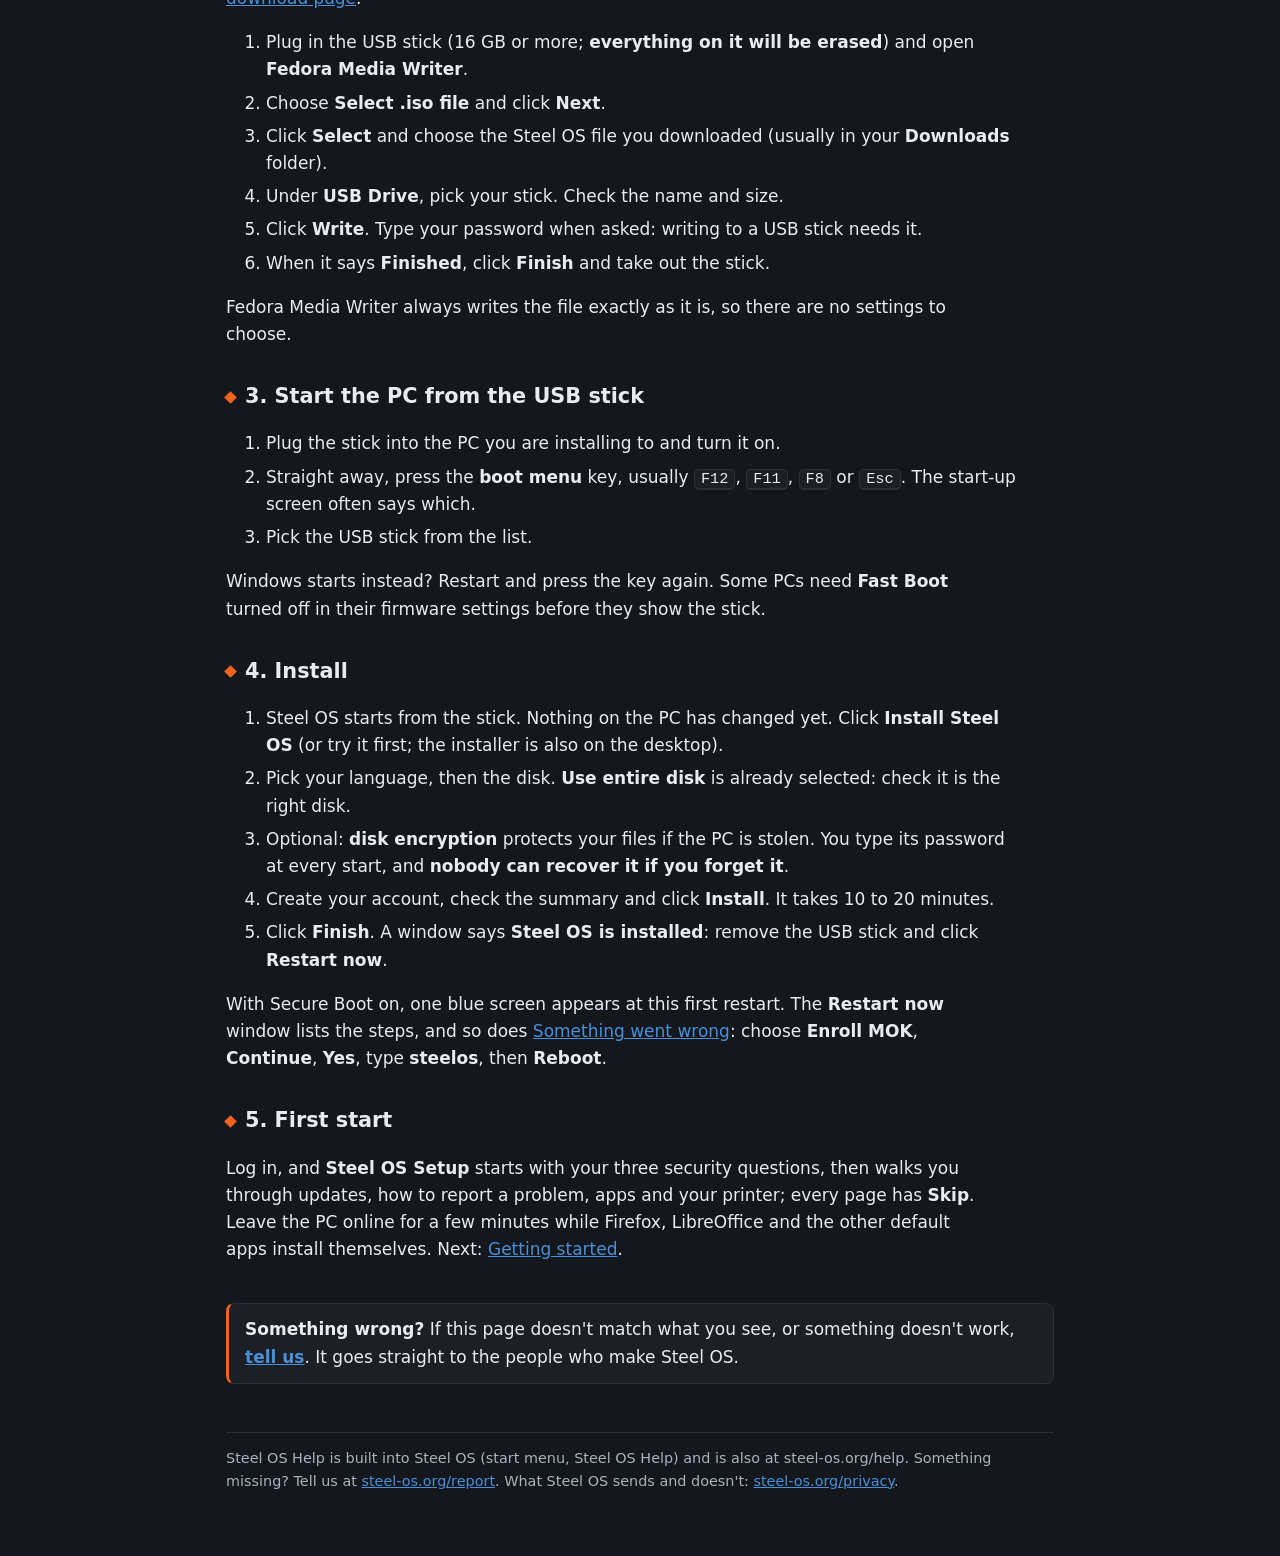
<file: system_files/usr/share/steel-os/help/install.html>
<!doctype html>
<html lang="en">
<head>
<meta charset="utf-8">
<meta name="viewport" content="width=device-width, initial-scale=1">
<title>Installing Steel OS · Steel OS Help</title>
<meta name="description" content="From download to desktop in about 30 minutes, with no terminal.">
<link rel="canonical" href="https://steel-os.org/help/install">
<link rel="icon" type="image/png" sizes="32x32" href="favicon-32.png">
<link rel="stylesheet" href="help.css">
</head>
<body>
<div class="wrap">
<header class="top">
  <a class="brand" href="index.html">STEEL <span class="os">OS</span> Help</a>
  <nav><a href="index.html">Help home</a><a href="getting-started.html">Getting started</a><a href="apps.html">Apps</a><a href="updates.html">Updates</a><a href="network.html">Wi-Fi and home network</a><a href="printers.html">Printers and sharing</a><a href="shortcuts.html">Shortcuts</a><a href="gaming.html">Gaming</a><a href="steel-shield.html">Steel Shield</a><a href="troubleshooting.html">Something went wrong</a></nav>
  <form class="search" role="search" autocomplete="off"><input type="search" id="q" placeholder="Search Help" aria-label="Search Help"><div class="results" id="results" hidden></div></form>
</header>
<h1>Installing Steel OS</h1>
<p class="lede">From download to desktop in about 30 minutes, with no terminal.</p>
<h2 id="what-you-need">What you need</h2>
<ul>
  <li>A 64-bit PC from the last ten years, with 8 GB of memory (4 GB at least) and 64 GB of free disk space. It must start in <b>UEFI</b> mode, which every PC from about 2012 on does.</li>
  <li>A USB stick of <b>16 GB or more</b> (the installer is about 8.5 GB). <b>Everything on the stick is erased.</b></li>
  <li><b>A backup of the PC you are installing to.</b> <b>Use entire disk</b> erases that disk.</li>
  <li>An internet connection, ideally a cable for the first start.</li>
</ul>

<h2 id="1-download">1. Download</h2>
<p>On <a href="https://steel-os.org/download">steel-os.org/download</a>, click <b>Download</b>. To check the file, open Command Prompt in your Downloads folder and type <code>certutil -hashfile steel-os-0.5.3-x86_64.iso SHA256</code> (use your file's name; it has the version in it). The long number must match the <b>SHA-256 checksum</b> link on the website.</p>

<h2 id="2-make-the-usb-stick-with-rufus-windows">2. Make the USB stick with Rufus (Windows)</h2>
<p>On Windows, download <b>Rufus</b> from <a href="https://rufus.ie">rufus.ie</a> and open it. (On Steel OS, Linux or a Mac, see <a href="#media-writer">Fedora Media Writer</a> below.)</p>
<ol>
  <li><b>Device:</b> pick your USB stick. Check the drive letter and size: <b>everything on it will be erased</b>, so copy off anything you need first.</li>
  <li><b>Boot selection:</b> click <b>SELECT</b> and choose the Steel OS file you downloaded.</li>
  <li>A box says <b>ISOHybrid image detected</b>. This is normal: click <b>OK</b>. (If Rufus asks instead, choose <b>Write in DD Image mode</b>, then <b>OK</b>.)</li>
  <li>Leave everything else as it is. <b>Partition scheme GPT</b> and <b>Target system UEFI</b> are right; the grayed-out settings below them are not used.</li>
  <li>Click <b>START</b>, then <b>OK</b> when Rufus warns that the stick will be erased. Writing takes a few minutes.</li>
  <li>When the status bar says <b>READY</b> again, click <b>CLOSE</b> and take out the stick.</li>
</ol>
<p class="note">Afterwards Windows may say the stick needs formatting, or show it almost empty. That is normal: Windows can't read it, but the PC can start from it. Don't format it. To use the stick for files again later, format it in Rufus or Windows.</p>
<p>Installing in a virtual machine instead? Attach the downloaded file as its CD drive (UEFI firmware on, 8 GB of memory, a 64 GB disk; in VirtualBox, 3D acceleration off) and skip to step 4.</p>

<h2 id="media-writer">Make the USB stick on Steel OS, Linux or a Mac</h2>
<p>Rufus only runs on Windows. Everywhere else, use <b>Fedora Media Writer</b>; it works on Windows too. On Steel OS it is one click: Steel OS Portal, <b>Steel Apps</b> tab, <b>Everyday</b>, <b>Fedora Media Writer</b>. On a Mac or another Linux, get it from <a href="https://flathub.org/apps/org.fedoraproject.MediaWriter">flathub.org</a> or <a href="https://github.com/FedoraQt/MediaWriter/releases">its download page</a>.</p>
<ol>
  <li>Plug in the USB stick (16 GB or more; <b>everything on it will be erased</b>) and open <b>Fedora Media Writer</b>.</li>
  <li>Choose <b>Select .iso file</b> and click <b>Next</b>.</li>
  <li>Click <b>Select</b> and choose the Steel OS file you downloaded (usually in your <b>Downloads</b> folder).</li>
  <li>Under <b>USB Drive</b>, pick your stick. Check the name and size.</li>
  <li>Click <b>Write</b>. Type your password when asked: writing to a USB stick needs it.</li>
  <li>When it says <b>Finished</b>, click <b>Finish</b> and take out the stick.</li>
</ol>
<p>Fedora Media Writer always writes the file exactly as it is, so there are no settings to choose.</p>

<h2 id="3-start-the-pc-from-the-usb-stick">3. Start the PC from the USB stick</h2>
<ol>
  <li>Plug the stick into the PC you are installing to and turn it on.</li>
  <li>Straight away, press the <b>boot menu</b> key, usually <kbd>F12</kbd>, <kbd>F11</kbd>, <kbd>F8</kbd> or <kbd>Esc</kbd>. The start-up screen often says which.</li>
  <li>Pick the USB stick from the list.</li>
</ol>
<p>Windows starts instead? Restart and press the key again. Some PCs need <b>Fast Boot</b> turned off in their firmware settings before they show the stick.</p>

<h2 id="4-install">4. Install</h2>
<ol>
  <li>Steel OS starts from the stick. Nothing on the PC has changed yet. Click <b>Install Steel OS</b> (or try it first; the installer is also on the desktop).</li>
  <li>Pick your language, then the disk. <b>Use entire disk</b> is already selected: check it is the right disk.</li>
  <li>Optional: <b>disk encryption</b> protects your files if the PC is stolen. You type its password at every start, and <b>nobody can recover it if you forget it</b>.</li>
  <li>Create your account, check the summary and click <b>Install</b>. It takes 10 to 20 minutes.</li>
  <li>Click <b>Finish</b>. A window says <b>Steel OS is installed</b>: remove the USB stick and click <b>Restart now</b>.</li>
</ol>
<p>With Secure Boot on, one blue screen appears at this first restart. The <b>Restart now</b> window lists the steps, and so does <a href="troubleshooting.html">Something went wrong</a>: choose <b>Enroll MOK</b>, <b>Continue</b>, <b>Yes</b>, type <b>steelos</b>, then <b>Reboot</b>.</p>

<h2 id="5-first-start">5. First start</h2>
<p>Log in, and <b>Steel OS Setup</b> starts with your three security questions, then walks you through updates, how to report a problem, apps and your printer; every page has <b>Skip</b>. Leave the PC online for a few minutes while Firefox, LibreOffice and the other default apps install themselves. Next: <a href="getting-started.html">Getting started</a>.</p>
<div class="tellus"><b>Something wrong?</b> If this page doesn't match what you see, or something doesn't work, <a href="https://steel-os.org/report">tell us</a>. It goes straight to the people who make Steel OS.</div>
<footer>Steel OS Help is built into Steel OS (start menu, Steel OS Help) and is also at steel-os.org/help. Something missing? Tell us at <a href="https://steel-os.org/report">steel-os.org/report</a>. What Steel OS sends and doesn't: <a href="https://steel-os.org/privacy">steel-os.org/privacy</a>.</footer>
</div>
<script src="report-link.js"></script>
<script src="help-search.js"></script>
<script>(function () {
  var q = document.getElementById('q'), box = document.getElementById('results');
  if (!q || !box || !window.STEEL_HELP) { return; }
  var here = location.pathname.split('/').pop() || 'index.html';
  function esc(s) { return s.replace(/[&<>"]/g, function (c) { return { '&': '&amp;', '<': '&lt;', '>': '&gt;', '"': '&quot;' }[c]; }); }
  function run() {
    var words = q.value.toLowerCase().split(/\s+/).filter(function (w) { return w.length > 1; });
    if (!words.length) { box.hidden = true; box.innerHTML = ''; return; }
    var hits = [];
    window.STEEL_HELP.forEach(function (e) {
      var head = (e.p + ' ' + e.h).toLowerCase(), text = e.x.toLowerCase(), score = 0;
      for (var i = 0; i < words.length; i++) {
        var w = words[i];
        if (head.indexOf(w) >= 0) { score += 3; } else if (text.indexOf(w) >= 0) { score += 1; } else { return; }
      }
      hits.push({ e: e, s: score + (e.h ? 0 : 0.5) });
    });
    hits.sort(function (a, b) { return b.s - a.s; });
    if (!hits.length) { box.innerHTML = '<div class="none">Nothing found. Try another word, or <a href="https://steel-os.org/report">ask us</a>.</div>'; box.hidden = false; return; }
    box.innerHTML = hits.slice(0, 8).map(function (h) {
      var e = h.e, href = e.f + (e.id ? '#' + e.id : ''), w = words[0];
      var at = e.x.toLowerCase().indexOf(w), from = at > 60 ? at - 60 : 0;
      var snip = (from ? '…' : '') + e.x.slice(from, from + 150) + (e.x.length > from + 150 ? '…' : '');
      return '<a href="' + href + '"><b>' + esc(e.p) + (e.h ? ' › ' + esc(e.h) : '') + '</b><span>' + esc(snip) + '</span></a>';
    }).join('');
    box.hidden = false;
  }
  q.addEventListener('input', run);
  q.addEventListener('focus', run);
  q.closest('form').addEventListener('submit', function (ev) { ev.preventDefault(); var a = box.querySelector('a'); if (a) { location.href = a.getAttribute('href'); } });
  document.addEventListener('click', function (ev) { if (!ev.target.closest('.search')) { box.hidden = true; } });
  document.addEventListener('keydown', function (ev) { if (ev.key === 'Escape') { box.hidden = true; } });
  // A section opened from a search result starts in view even with the sticky header.
  if (location.hash && here !== 'index.html') { setTimeout(function () { var t = document.getElementById(location.hash.slice(1)); if (t) { t.scrollIntoView(); } }, 0); }
})();</script>
</body>
</html>
</file>
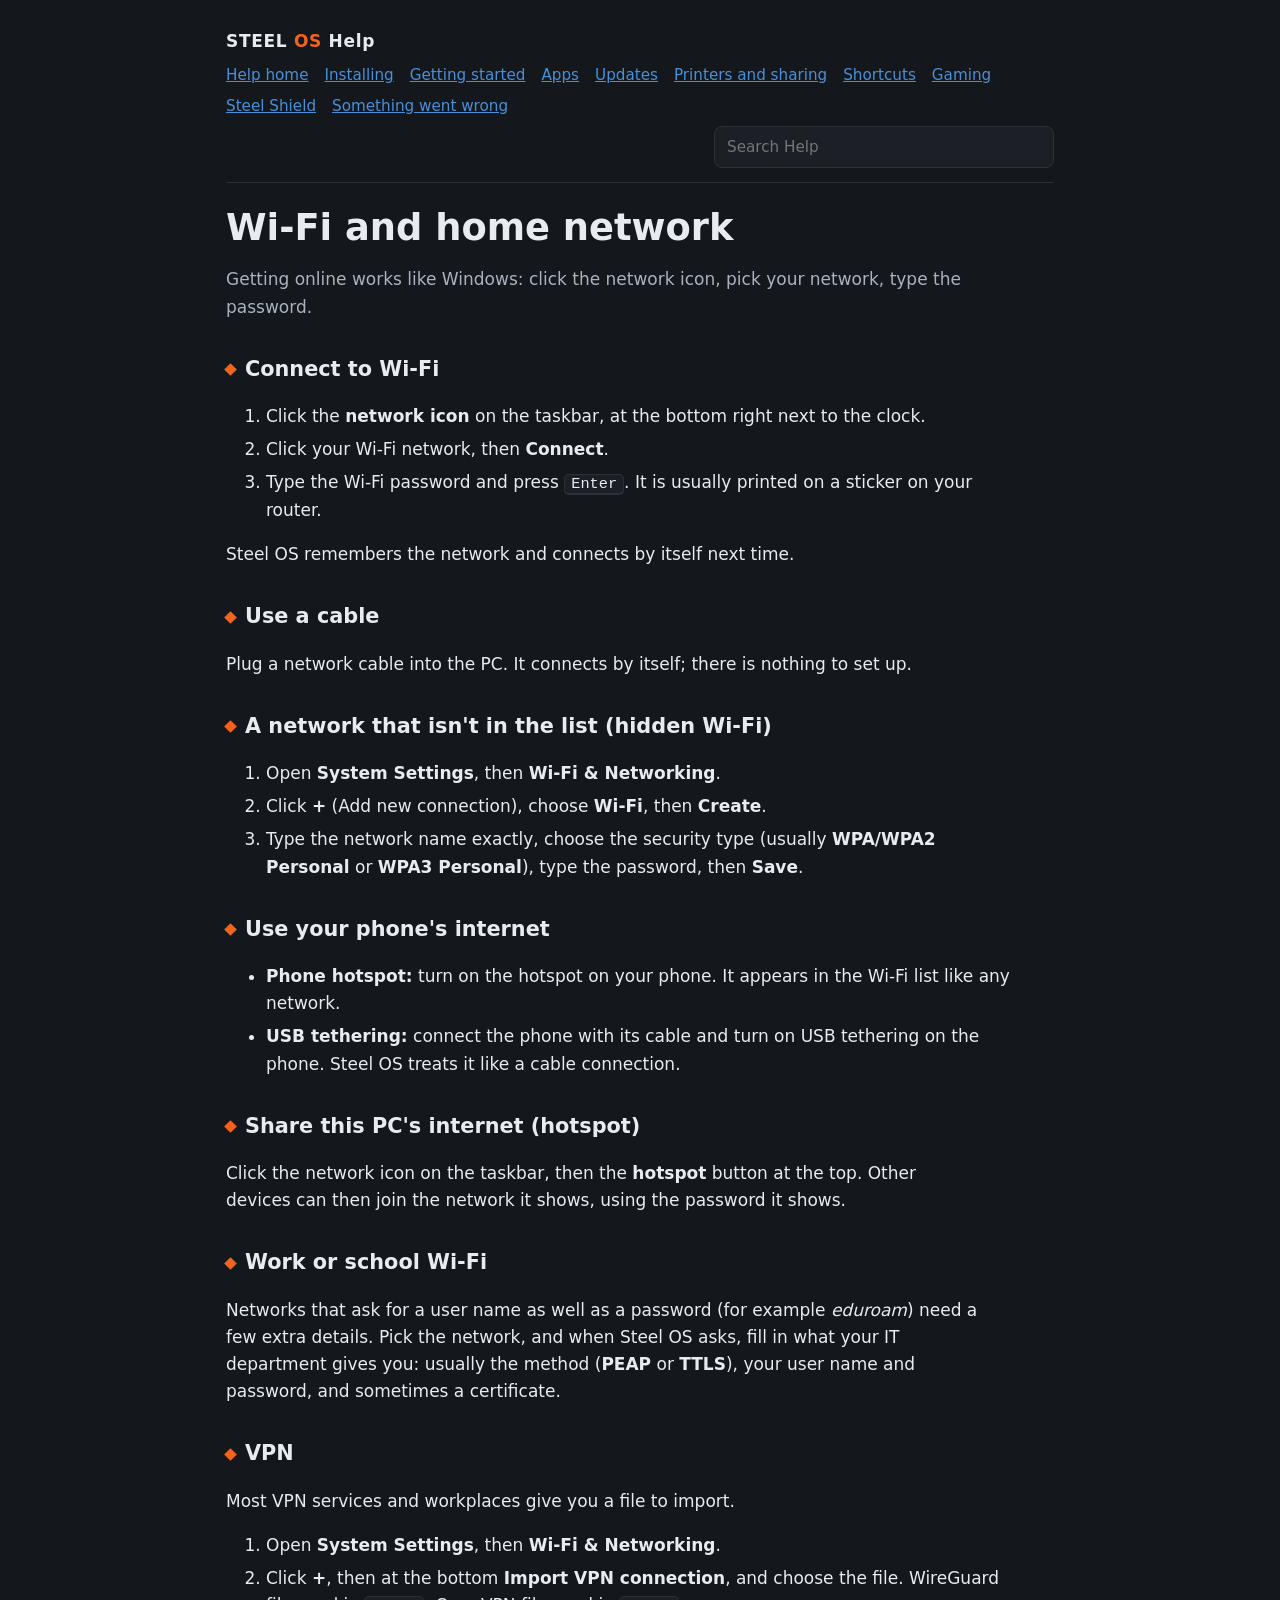
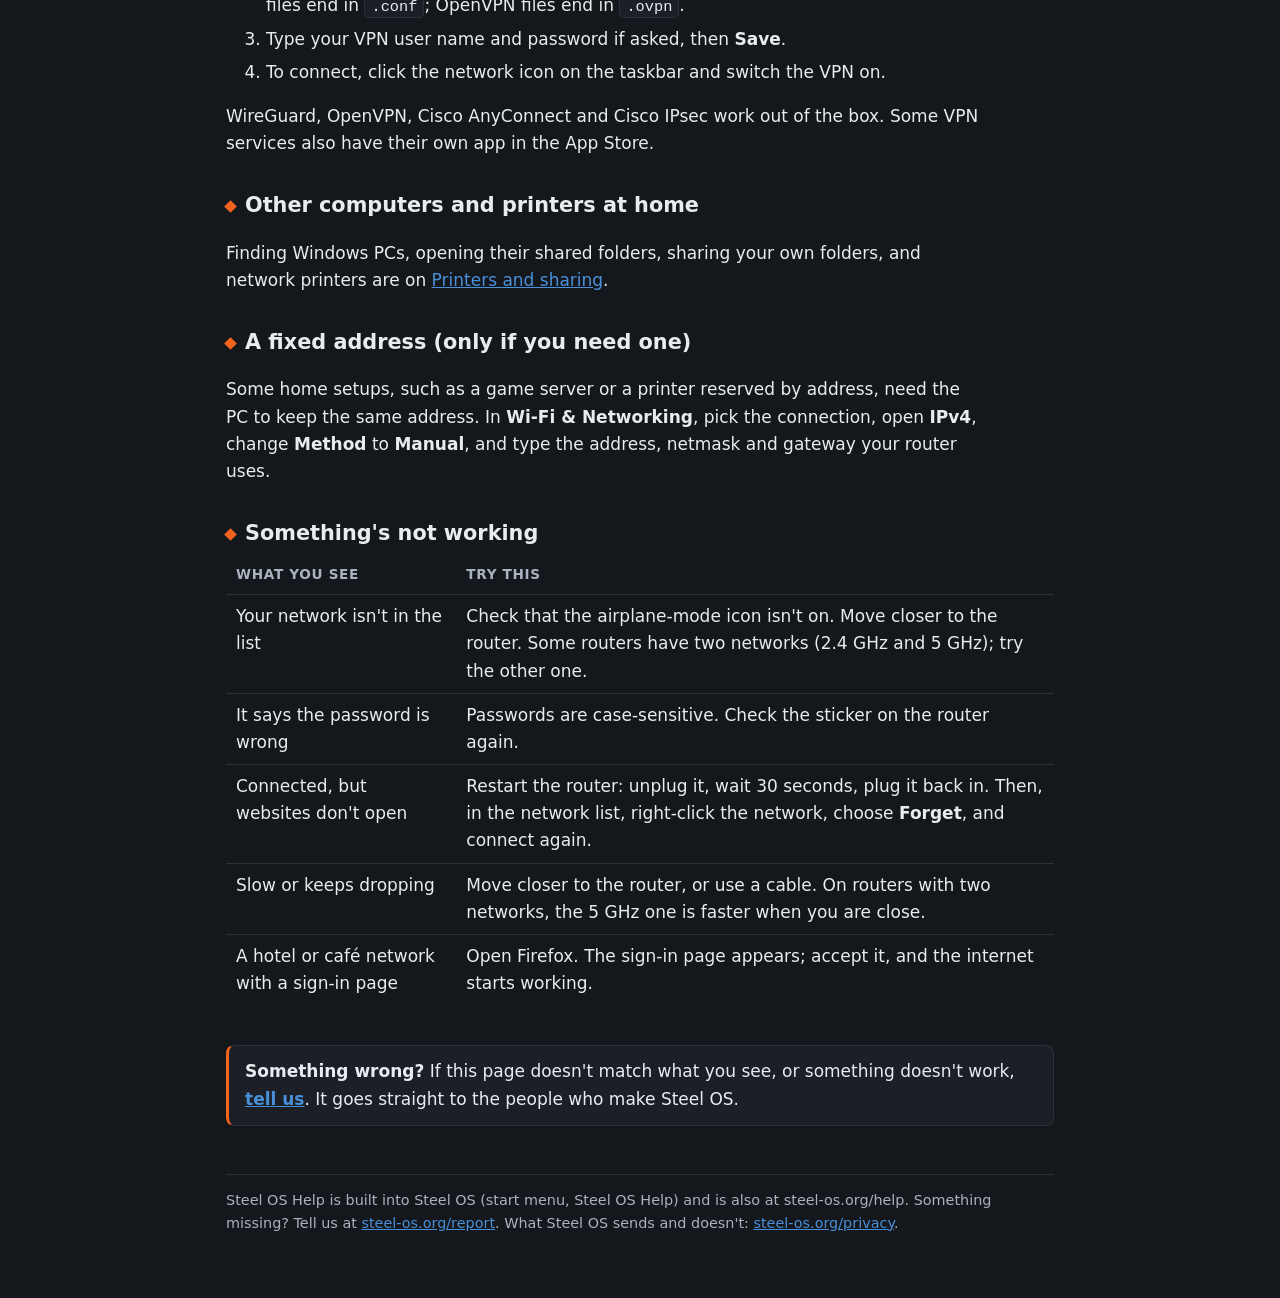
<file: system_files/usr/share/steel-os/help/network.html>
<!doctype html>
<html lang="en">
<head>
<meta charset="utf-8">
<meta name="viewport" content="width=device-width, initial-scale=1">
<title>Wi-Fi and home network · Steel OS Help</title>
<meta name="description" content="Getting online works like Windows: click the network icon, pick your network, type the password.">
<link rel="canonical" href="https://steel-os.org/help/network">
<link rel="icon" type="image/png" sizes="32x32" href="favicon-32.png">
<link rel="stylesheet" href="help.css">
</head>
<body>
<div class="wrap">
<header class="top">
  <a class="brand" href="index.html">STEEL <span class="os">OS</span> Help</a>
  <nav><a href="index.html">Help home</a><a href="install.html">Installing</a><a href="getting-started.html">Getting started</a><a href="apps.html">Apps</a><a href="updates.html">Updates</a><a href="printers.html">Printers and sharing</a><a href="shortcuts.html">Shortcuts</a><a href="gaming.html">Gaming</a><a href="steel-shield.html">Steel Shield</a><a href="troubleshooting.html">Something went wrong</a></nav>
  <form class="search" role="search" autocomplete="off"><input type="search" id="q" placeholder="Search Help" aria-label="Search Help"><div class="results" id="results" hidden></div></form>
</header>
<h1>Wi-Fi and home network</h1>
<p class="lede">Getting online works like Windows: click the network icon, pick your network, type the password.</p>
<h2 id="connect-to-wi-fi">Connect to Wi-Fi</h2>
<ol>
  <li>Click the <b>network icon</b> on the taskbar, at the bottom right next to the clock.</li>
  <li>Click your Wi-Fi network, then <b>Connect</b>.</li>
  <li>Type the Wi-Fi password and press <kbd>Enter</kbd>. It is usually printed on a sticker on your router.</li>
</ol>
<p>Steel OS remembers the network and connects by itself next time.</p>
<h2 id="use-a-cable">Use a cable</h2>
<p>Plug a network cable into the PC. It connects by itself; there is nothing to set up.</p>
<h2 id="a-network-that-isn-t-in-the-list-hidden-wi-fi">A network that isn't in the list (hidden Wi-Fi)</h2>
<ol>
  <li>Open <b>System Settings</b>, then <b>Wi-Fi &amp; Networking</b>.</li>
  <li>Click <b>+</b> (Add new connection), choose <b>Wi-Fi</b>, then <b>Create</b>.</li>
  <li>Type the network name exactly, choose the security type (usually <b>WPA/WPA2 Personal</b> or <b>WPA3 Personal</b>), type the password, then <b>Save</b>.</li>
</ol>
<h2 id="use-your-phone-s-internet">Use your phone's internet</h2>
<ul>
  <li><b>Phone hotspot:</b> turn on the hotspot on your phone. It appears in the Wi-Fi list like any network.</li>
  <li><b>USB tethering:</b> connect the phone with its cable and turn on USB tethering on the phone. Steel OS treats it like a cable connection.</li>
</ul>
<h2 id="share-this-pc-s-internet-hotspot">Share this PC's internet (hotspot)</h2>
<p>Click the network icon on the taskbar, then the <b>hotspot</b> button at the top. Other devices can then join the network it shows, using the password it shows.</p>
<h2 id="work-or-school-wi-fi">Work or school Wi-Fi</h2>
<p>Networks that ask for a user name as well as a password (for example <i>eduroam</i>) need a few extra details. Pick the network, and when Steel OS asks, fill in what your IT department gives you: usually the method (<b>PEAP</b> or <b>TTLS</b>), your user name and password, and sometimes a certificate.</p>
<h2 id="vpn">VPN</h2>
<p>Most VPN services and workplaces give you a file to import.</p>
<ol>
  <li>Open <b>System Settings</b>, then <b>Wi-Fi &amp; Networking</b>.</li>
  <li>Click <b>+</b>, then at the bottom <b>Import VPN connection</b>, and choose the file. WireGuard files end in <code>.conf</code>; OpenVPN files end in <code>.ovpn</code>.</li>
  <li>Type your VPN user name and password if asked, then <b>Save</b>.</li>
  <li>To connect, click the network icon on the taskbar and switch the VPN on.</li>
</ol>
<p>WireGuard, OpenVPN, Cisco AnyConnect and Cisco IPsec work out of the box. Some VPN services also have their own app in the App Store.</p>
<h2 id="other-computers-and-printers-at-home">Other computers and printers at home</h2>
<p>Finding Windows PCs, opening their shared folders, sharing your own folders, and network printers are on <a href="printers.html">Printers and sharing</a>.</p>
<h2 id="a-fixed-address-only-if-you-need-one">A fixed address (only if you need one)</h2>
<p>Some home setups, such as a game server or a printer reserved by address, need the PC to keep the same address. In <b>Wi-Fi &amp; Networking</b>, pick the connection, open <b>IPv4</b>, change <b>Method</b> to <b>Manual</b>, and type the address, netmask and gateway your router uses.</p>
<h2 id="something-s-not-working">Something's not working</h2>
<div class="tbl"><table>
<tr><th>What you see</th><th>Try this</th></tr>
<tr><td>Your network isn't in the list</td><td>Check that the airplane-mode icon isn't on. Move closer to the router. Some routers have two networks (2.4 GHz and 5 GHz); try the other one.</td></tr>
<tr><td>It says the password is wrong</td><td>Passwords are case-sensitive. Check the sticker on the router again.</td></tr>
<tr><td>Connected, but websites don't open</td><td>Restart the router: unplug it, wait 30 seconds, plug it back in. Then, in the network list, right-click the network, choose <b>Forget</b>, and connect again.</td></tr>
<tr><td>Slow or keeps dropping</td><td>Move closer to the router, or use a cable. On routers with two networks, the 5 GHz one is faster when you are close.</td></tr>
<tr><td>A hotel or caf&eacute; network with a sign-in page</td><td>Open Firefox. The sign-in page appears; accept it, and the internet starts working.</td></tr>
</table></div>
<div class="tellus"><b>Something wrong?</b> If this page doesn't match what you see, or something doesn't work, <a href="https://steel-os.org/report">tell us</a>. It goes straight to the people who make Steel OS.</div>
<footer>Steel OS Help is built into Steel OS (start menu, Steel OS Help) and is also at steel-os.org/help. Something missing? Tell us at <a href="https://steel-os.org/report">steel-os.org/report</a>. What Steel OS sends and doesn't: <a href="https://steel-os.org/privacy">steel-os.org/privacy</a>.</footer>
</div>
<script src="report-link.js"></script>
<script src="help-search.js"></script>
<script>(function () {
  var q = document.getElementById('q'), box = document.getElementById('results');
  if (!q || !box || !window.STEEL_HELP) { return; }
  var here = location.pathname.split('/').pop() || 'index.html';
  function esc(s) { return s.replace(/[&<>"]/g, function (c) { return { '&': '&amp;', '<': '&lt;', '>': '&gt;', '"': '&quot;' }[c]; }); }
  function run() {
    var words = q.value.toLowerCase().split(/\s+/).filter(function (w) { return w.length > 1; });
    if (!words.length) { box.hidden = true; box.innerHTML = ''; return; }
    var hits = [];
    window.STEEL_HELP.forEach(function (e) {
      var head = (e.p + ' ' + e.h).toLowerCase(), text = e.x.toLowerCase(), score = 0;
      for (var i = 0; i < words.length; i++) {
        var w = words[i];
        if (head.indexOf(w) >= 0) { score += 3; } else if (text.indexOf(w) >= 0) { score += 1; } else { return; }
      }
      hits.push({ e: e, s: score + (e.h ? 0 : 0.5) });
    });
    hits.sort(function (a, b) { return b.s - a.s; });
    if (!hits.length) { box.innerHTML = '<div class="none">Nothing found. Try another word, or <a href="https://steel-os.org/report">ask us</a>.</div>'; box.hidden = false; return; }
    box.innerHTML = hits.slice(0, 8).map(function (h) {
      var e = h.e, href = e.f + (e.id ? '#' + e.id : ''), w = words[0];
      var at = e.x.toLowerCase().indexOf(w), from = at > 60 ? at - 60 : 0;
      var snip = (from ? '…' : '') + e.x.slice(from, from + 150) + (e.x.length > from + 150 ? '…' : '');
      return '<a href="' + href + '"><b>' + esc(e.p) + (e.h ? ' › ' + esc(e.h) : '') + '</b><span>' + esc(snip) + '</span></a>';
    }).join('');
    box.hidden = false;
  }
  q.addEventListener('input', run);
  q.addEventListener('focus', run);
  q.closest('form').addEventListener('submit', function (ev) { ev.preventDefault(); var a = box.querySelector('a'); if (a) { location.href = a.getAttribute('href'); } });
  document.addEventListener('click', function (ev) { if (!ev.target.closest('.search')) { box.hidden = true; } });
  document.addEventListener('keydown', function (ev) { if (ev.key === 'Escape') { box.hidden = true; } });
  // A section opened from a search result starts in view even with the sticky header.
  if (location.hash && here !== 'index.html') { setTimeout(function () { var t = document.getElementById(location.hash.slice(1)); if (t) { t.scrollIntoView(); } }, 0); }
})();</script>
</body>
</html>
</file>
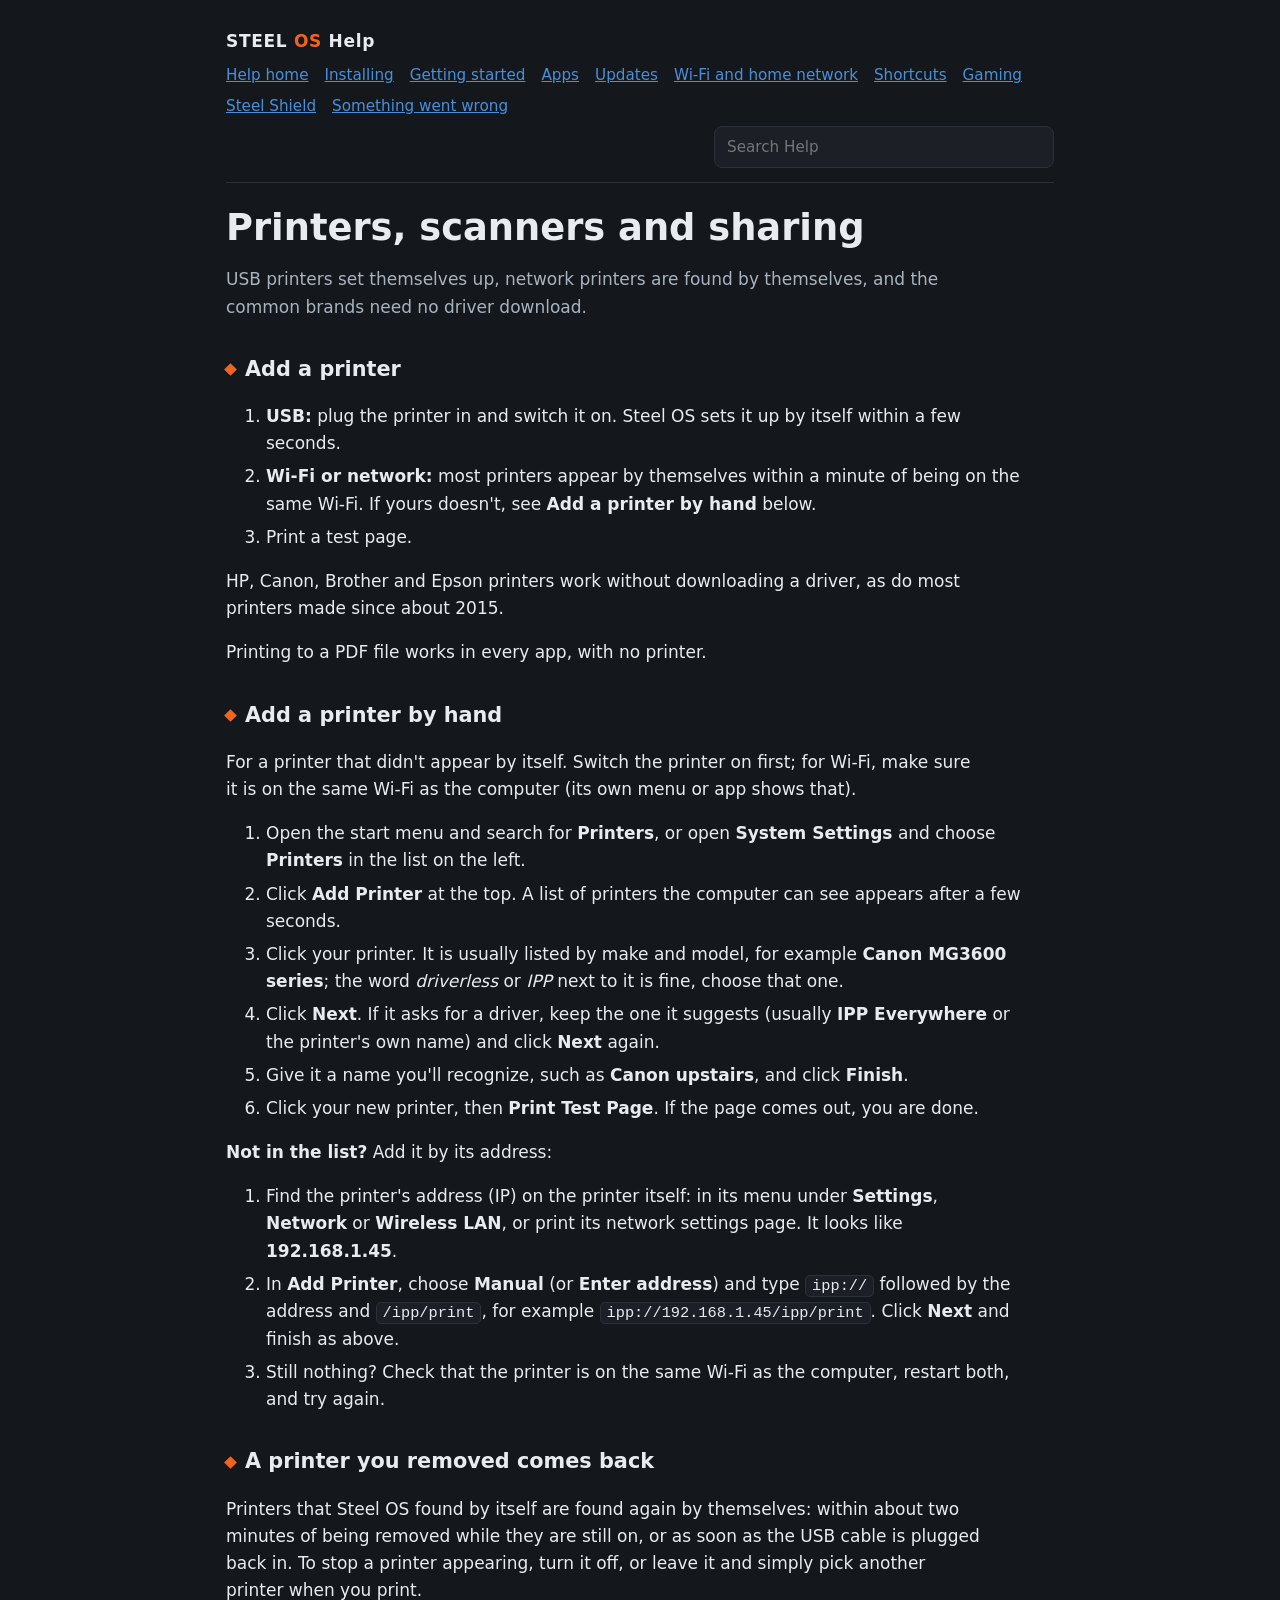
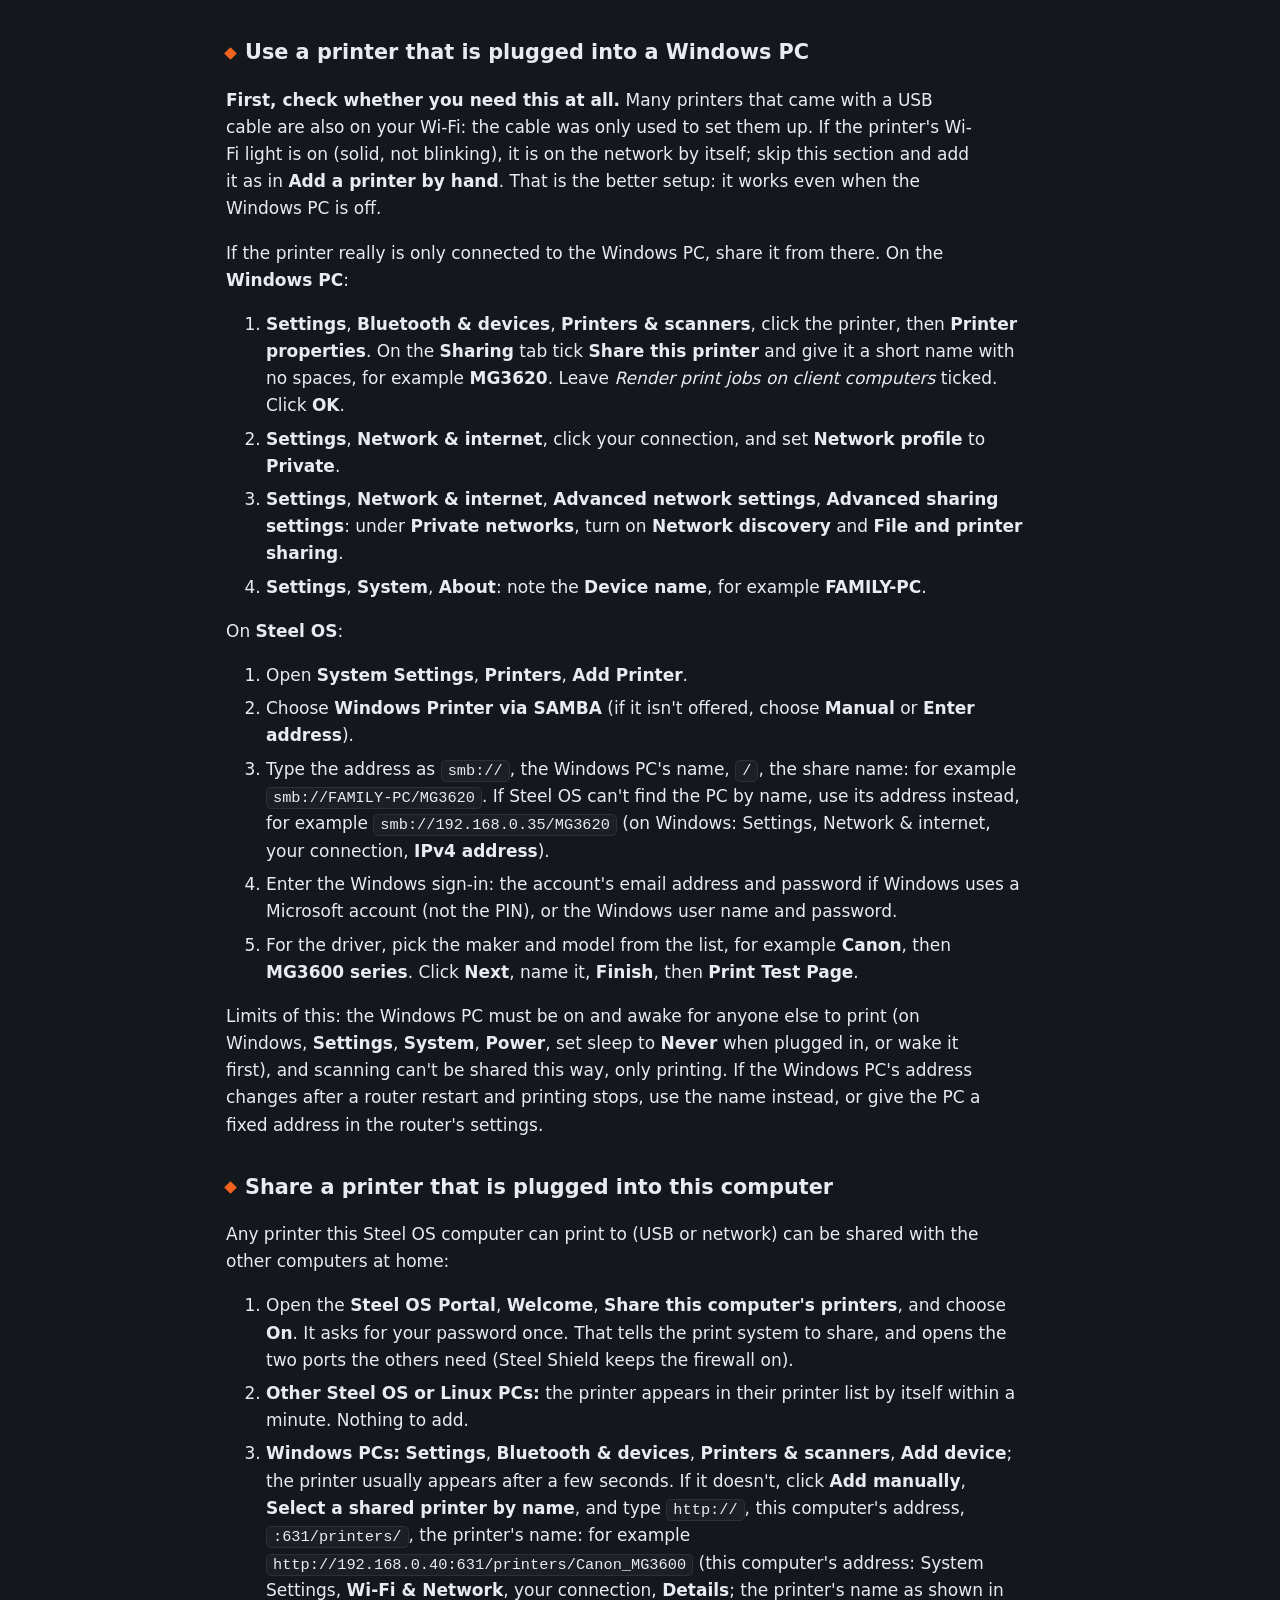
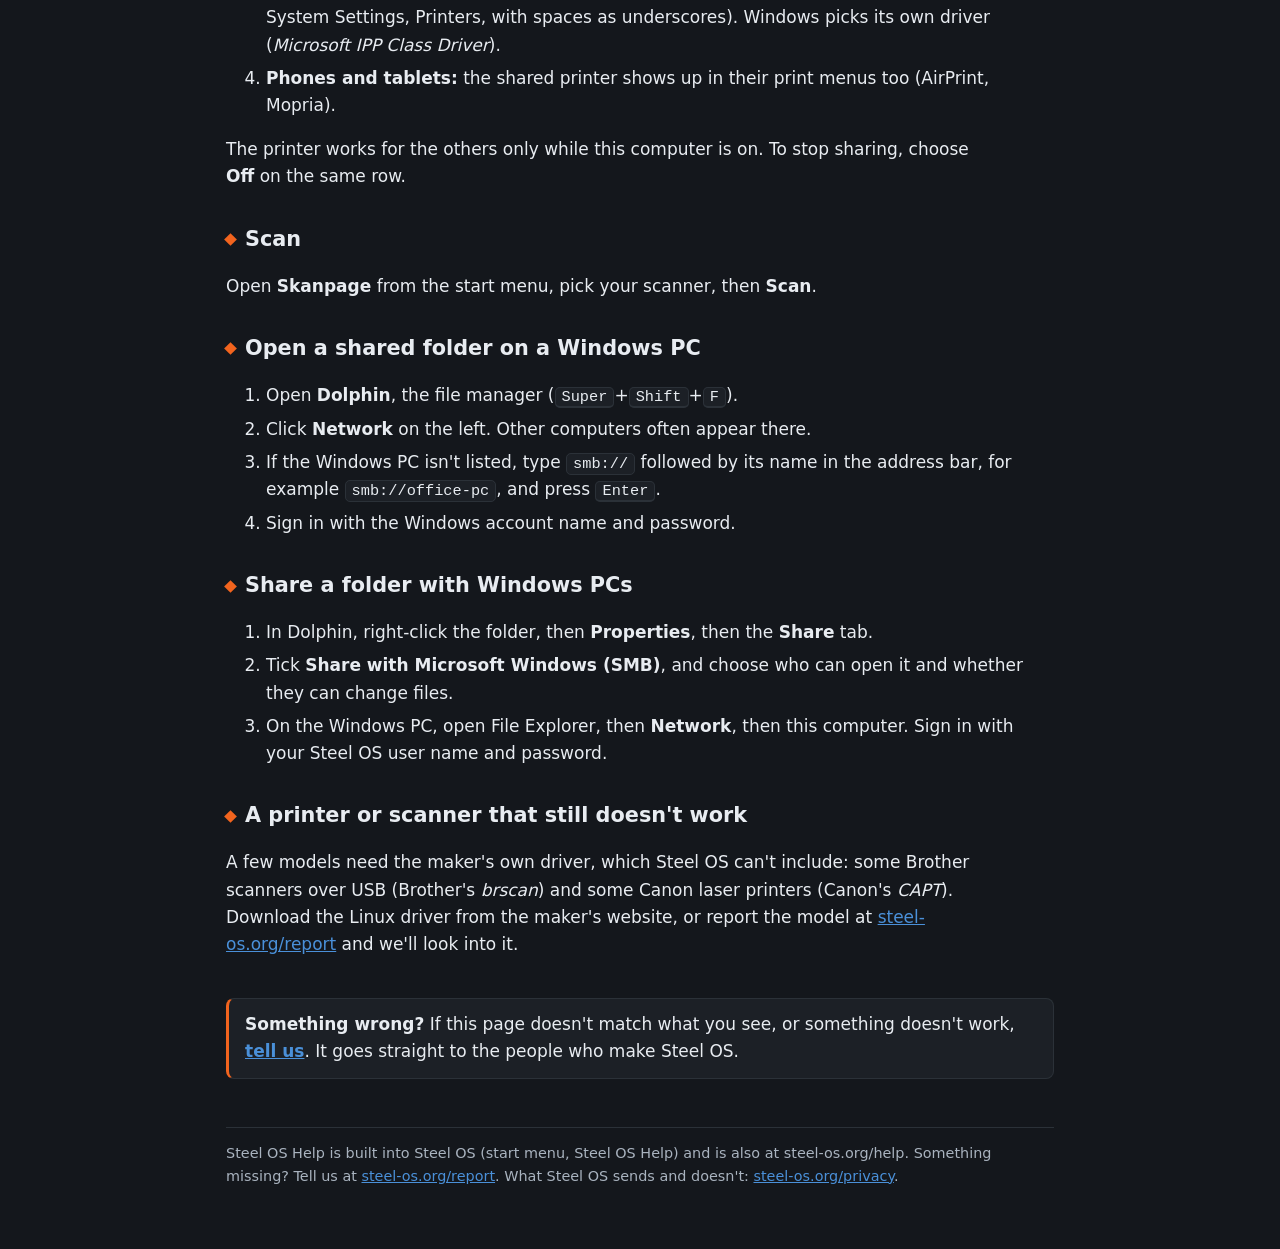
<file: system_files/usr/share/steel-os/help/printers.html>
<!doctype html>
<html lang="en">
<head>
<meta charset="utf-8">
<meta name="viewport" content="width=device-width, initial-scale=1">
<title>Printers, scanners and sharing · Steel OS Help</title>
<meta name="description" content="USB printers set themselves up, network printers are found by themselves, and the common brands need no driver download.">
<link rel="canonical" href="https://steel-os.org/help/printers">
<link rel="icon" type="image/png" sizes="32x32" href="favicon-32.png">
<link rel="stylesheet" href="help.css">
</head>
<body>
<div class="wrap">
<header class="top">
  <a class="brand" href="index.html">STEEL <span class="os">OS</span> Help</a>
  <nav><a href="index.html">Help home</a><a href="install.html">Installing</a><a href="getting-started.html">Getting started</a><a href="apps.html">Apps</a><a href="updates.html">Updates</a><a href="network.html">Wi-Fi and home network</a><a href="shortcuts.html">Shortcuts</a><a href="gaming.html">Gaming</a><a href="steel-shield.html">Steel Shield</a><a href="troubleshooting.html">Something went wrong</a></nav>
  <form class="search" role="search" autocomplete="off"><input type="search" id="q" placeholder="Search Help" aria-label="Search Help"><div class="results" id="results" hidden></div></form>
</header>
<h1>Printers, scanners and sharing</h1>
<p class="lede">USB printers set themselves up, network printers are found by themselves, and the common brands need no driver download.</p>
<h2 id="add-a-printer">Add a printer</h2>
<ol>
  <li><b>USB:</b> plug the printer in and switch it on. Steel OS sets it up by itself within a few seconds.</li>
  <li><b>Wi-Fi or network:</b> most printers appear by themselves within a minute of being on the same Wi-Fi. If yours doesn't, see <b>Add a printer by hand</b> below.</li>
  <li>Print a test page.</li>
</ol>
<p>HP, Canon, Brother and Epson printers work without downloading a driver, as do most printers made since about 2015.</p>
<p>Printing to a PDF file works in every app, with no printer.</p>
<h2 id="add-a-printer-by-hand">Add a printer by hand</h2>
<p>For a printer that didn't appear by itself. Switch the printer on first; for Wi-Fi, make sure it is on the same Wi-Fi as the computer (its own menu or app shows that).</p>
<ol>
  <li>Open the start menu and search for <b>Printers</b>, or open <b>System Settings</b> and choose <b>Printers</b> in the list on the left.</li>
  <li>Click <b>Add Printer</b> at the top. A list of printers the computer can see appears after a few seconds.</li>
  <li>Click your printer. It is usually listed by make and model, for example <b>Canon MG3600 series</b>; the word <i>driverless</i> or <i>IPP</i> next to it is fine, choose that one.</li>
  <li>Click <b>Next</b>. If it asks for a driver, keep the one it suggests (usually <b>IPP Everywhere</b> or the printer's own name) and click <b>Next</b> again.</li>
  <li>Give it a name you'll recognize, such as <b>Canon upstairs</b>, and click <b>Finish</b>.</li>
  <li>Click your new printer, then <b>Print Test Page</b>. If the page comes out, you are done.</li>
</ol>
<p><b>Not in the list?</b> Add it by its address:</p>
<ol>
  <li>Find the printer's address (IP) on the printer itself: in its menu under <b>Settings</b>, <b>Network</b> or <b>Wireless LAN</b>, or print its network settings page. It looks like <b>192.168.1.45</b>.</li>
  <li>In <b>Add Printer</b>, choose <b>Manual</b> (or <b>Enter address</b>) and type <code>ipp://</code> followed by the address and <code>/ipp/print</code>, for example <code>ipp://192.168.1.45/ipp/print</code>. Click <b>Next</b> and finish as above.</li>
  <li>Still nothing? Check that the printer is on the same Wi-Fi as the computer, restart both, and try again.</li>
</ol>
<h2 id="a-printer-you-removed-comes-back">A printer you removed comes back</h2>
<p>Printers that Steel OS found by itself are found again by themselves: within about two minutes of being removed while they are still on, or as soon as the USB cable is plugged back in. To stop a printer appearing, turn it off, or leave it and simply pick another printer when you print.</p>
<h2 id="use-a-printer-that-is-plugged-into-a-windows-pc">Use a printer that is plugged into a Windows PC</h2>
<p><b>First, check whether you need this at all.</b> Many printers that came with a USB cable are also on your Wi-Fi: the cable was only used to set them up. If the printer's Wi-Fi light is on (solid, not blinking), it is on the network by itself; skip this section and add it as in <b>Add a printer by hand</b>. That is the better setup: it works even when the Windows PC is off.</p>
<p>If the printer really is only connected to the Windows PC, share it from there. On the <b>Windows PC</b>:</p>
<ol>
  <li><b>Settings</b>, <b>Bluetooth &amp; devices</b>, <b>Printers &amp; scanners</b>, click the printer, then <b>Printer properties</b>. On the <b>Sharing</b> tab tick <b>Share this printer</b> and give it a short name with no spaces, for example <b>MG3620</b>. Leave <i>Render print jobs on client computers</i> ticked. Click <b>OK</b>.</li>
  <li><b>Settings</b>, <b>Network &amp; internet</b>, click your connection, and set <b>Network profile</b> to <b>Private</b>.</li>
  <li><b>Settings</b>, <b>Network &amp; internet</b>, <b>Advanced network settings</b>, <b>Advanced sharing settings</b>: under <b>Private networks</b>, turn on <b>Network discovery</b> and <b>File and printer sharing</b>.</li>
  <li><b>Settings</b>, <b>System</b>, <b>About</b>: note the <b>Device name</b>, for example <b>FAMILY-PC</b>.</li>
</ol>
<p>On <b>Steel OS</b>:</p>
<ol>
  <li>Open <b>System Settings</b>, <b>Printers</b>, <b>Add Printer</b>.</li>
  <li>Choose <b>Windows Printer via SAMBA</b> (if it isn't offered, choose <b>Manual</b> or <b>Enter address</b>).</li>
  <li>Type the address as <code>smb://</code>, the Windows PC's name, <code>/</code>, the share name: for example <code>smb://FAMILY-PC/MG3620</code>. If Steel OS can't find the PC by name, use its address instead, for example <code>smb://192.168.0.35/MG3620</code> (on Windows: Settings, Network &amp; internet, your connection, <b>IPv4 address</b>).</li>
  <li>Enter the Windows sign-in: the account's email address and password if Windows uses a Microsoft account (not the PIN), or the Windows user name and password.</li>
  <li>For the driver, pick the maker and model from the list, for example <b>Canon</b>, then <b>MG3600 series</b>. Click <b>Next</b>, name it, <b>Finish</b>, then <b>Print Test Page</b>.</li>
</ol>
<p>Limits of this: the Windows PC must be on and awake for anyone else to print (on Windows, <b>Settings</b>, <b>System</b>, <b>Power</b>, set sleep to <b>Never</b> when plugged in, or wake it first), and scanning can't be shared this way, only printing. If the Windows PC's address changes after a router restart and printing stops, use the name instead, or give the PC a fixed address in the router's settings.</p>
<h2 id="share-a-printer-that-is-plugged-into-this-computer">Share a printer that is plugged into this computer</h2>
<p>Any printer this Steel OS computer can print to (USB or network) can be shared with the other computers at home:</p>
<ol>
  <li>Open the <b>Steel OS Portal</b>, <b>Welcome</b>, <b>Share this computer's printers</b>, and choose <b>On</b>. It asks for your password once. That tells the print system to share, and opens the two ports the others need (Steel Shield keeps the firewall on).</li>
  <li><b>Other Steel OS or Linux PCs:</b> the printer appears in their printer list by itself within a minute. Nothing to add.</li>
  <li><b>Windows PCs:</b> <b>Settings</b>, <b>Bluetooth &amp; devices</b>, <b>Printers &amp; scanners</b>, <b>Add device</b>; the printer usually appears after a few seconds. If it doesn't, click <b>Add manually</b>, <b>Select a shared printer by name</b>, and type <code>http://</code>, this computer's address, <code>:631/printers/</code>, the printer's name: for example <code>http://192.168.0.40:631/printers/Canon_MG3600</code> (this computer's address: System Settings, <b>Wi-Fi &amp; Network</b>, your connection, <b>Details</b>; the printer's name as shown in System Settings, Printers, with spaces as underscores). Windows picks its own driver (<i>Microsoft IPP Class Driver</i>).</li>
  <li><b>Phones and tablets:</b> the shared printer shows up in their print menus too (AirPrint, Mopria).</li>
</ol>
<p>The printer works for the others only while this computer is on. To stop sharing, choose <b>Off</b> on the same row.</p>
<h2 id="scan">Scan</h2>
<p>Open <b>Skanpage</b> from the start menu, pick your scanner, then <b>Scan</b>.</p>
<h2 id="open-a-shared-folder-on-a-windows-pc">Open a shared folder on a Windows PC</h2>
<ol>
  <li>Open <b>Dolphin</b>, the file manager (<kbd>Super</kbd>+<kbd>Shift</kbd>+<kbd>F</kbd>).</li>
  <li>Click <b>Network</b> on the left. Other computers often appear there.</li>
  <li>If the Windows PC isn't listed, type <code>smb://</code> followed by its name in the address bar, for example <code>smb://office-pc</code>, and press <kbd>Enter</kbd>.</li>
  <li>Sign in with the Windows account name and password.</li>
</ol>
<h2 id="share-a-folder-with-windows-pcs">Share a folder with Windows PCs</h2>
<ol>
  <li>In Dolphin, right-click the folder, then <b>Properties</b>, then the <b>Share</b> tab.</li>
  <li>Tick <b>Share with Microsoft Windows (SMB)</b>, and choose who can open it and whether they can change files.</li>
  <li>On the Windows PC, open File Explorer, then <b>Network</b>, then this computer. Sign in with your Steel OS user name and password.</li>
</ol>
<h2 id="a-printer-or-scanner-that-still-doesn-t-work">A printer or scanner that still doesn't work</h2>
<p>A few models need the maker's own driver, which Steel OS can't include: some Brother scanners over USB (Brother's <i>brscan</i>) and some Canon laser printers (Canon's <i>CAPT</i>). Download the Linux driver from the maker's website, or report the model at <a href="https://steel-os.org/report">steel-os.org/report</a> and we'll look into it.</p>
<div class="tellus"><b>Something wrong?</b> If this page doesn't match what you see, or something doesn't work, <a href="https://steel-os.org/report">tell us</a>. It goes straight to the people who make Steel OS.</div>
<footer>Steel OS Help is built into Steel OS (start menu, Steel OS Help) and is also at steel-os.org/help. Something missing? Tell us at <a href="https://steel-os.org/report">steel-os.org/report</a>. What Steel OS sends and doesn't: <a href="https://steel-os.org/privacy">steel-os.org/privacy</a>.</footer>
</div>
<script src="report-link.js"></script>
<script src="help-search.js"></script>
<script>(function () {
  var q = document.getElementById('q'), box = document.getElementById('results');
  if (!q || !box || !window.STEEL_HELP) { return; }
  var here = location.pathname.split('/').pop() || 'index.html';
  function esc(s) { return s.replace(/[&<>"]/g, function (c) { return { '&': '&amp;', '<': '&lt;', '>': '&gt;', '"': '&quot;' }[c]; }); }
  function run() {
    var words = q.value.toLowerCase().split(/\s+/).filter(function (w) { return w.length > 1; });
    if (!words.length) { box.hidden = true; box.innerHTML = ''; return; }
    var hits = [];
    window.STEEL_HELP.forEach(function (e) {
      var head = (e.p + ' ' + e.h).toLowerCase(), text = e.x.toLowerCase(), score = 0;
      for (var i = 0; i < words.length; i++) {
        var w = words[i];
        if (head.indexOf(w) >= 0) { score += 3; } else if (text.indexOf(w) >= 0) { score += 1; } else { return; }
      }
      hits.push({ e: e, s: score + (e.h ? 0 : 0.5) });
    });
    hits.sort(function (a, b) { return b.s - a.s; });
    if (!hits.length) { box.innerHTML = '<div class="none">Nothing found. Try another word, or <a href="https://steel-os.org/report">ask us</a>.</div>'; box.hidden = false; return; }
    box.innerHTML = hits.slice(0, 8).map(function (h) {
      var e = h.e, href = e.f + (e.id ? '#' + e.id : ''), w = words[0];
      var at = e.x.toLowerCase().indexOf(w), from = at > 60 ? at - 60 : 0;
      var snip = (from ? '…' : '') + e.x.slice(from, from + 150) + (e.x.length > from + 150 ? '…' : '');
      return '<a href="' + href + '"><b>' + esc(e.p) + (e.h ? ' › ' + esc(e.h) : '') + '</b><span>' + esc(snip) + '</span></a>';
    }).join('');
    box.hidden = false;
  }
  q.addEventListener('input', run);
  q.addEventListener('focus', run);
  q.closest('form').addEventListener('submit', function (ev) { ev.preventDefault(); var a = box.querySelector('a'); if (a) { location.href = a.getAttribute('href'); } });
  document.addEventListener('click', function (ev) { if (!ev.target.closest('.search')) { box.hidden = true; } });
  document.addEventListener('keydown', function (ev) { if (ev.key === 'Escape') { box.hidden = true; } });
  // A section opened from a search result starts in view even with the sticky header.
  if (location.hash && here !== 'index.html') { setTimeout(function () { var t = document.getElementById(location.hash.slice(1)); if (t) { t.scrollIntoView(); } }, 0); }
})();</script>
</body>
</html>
</file>
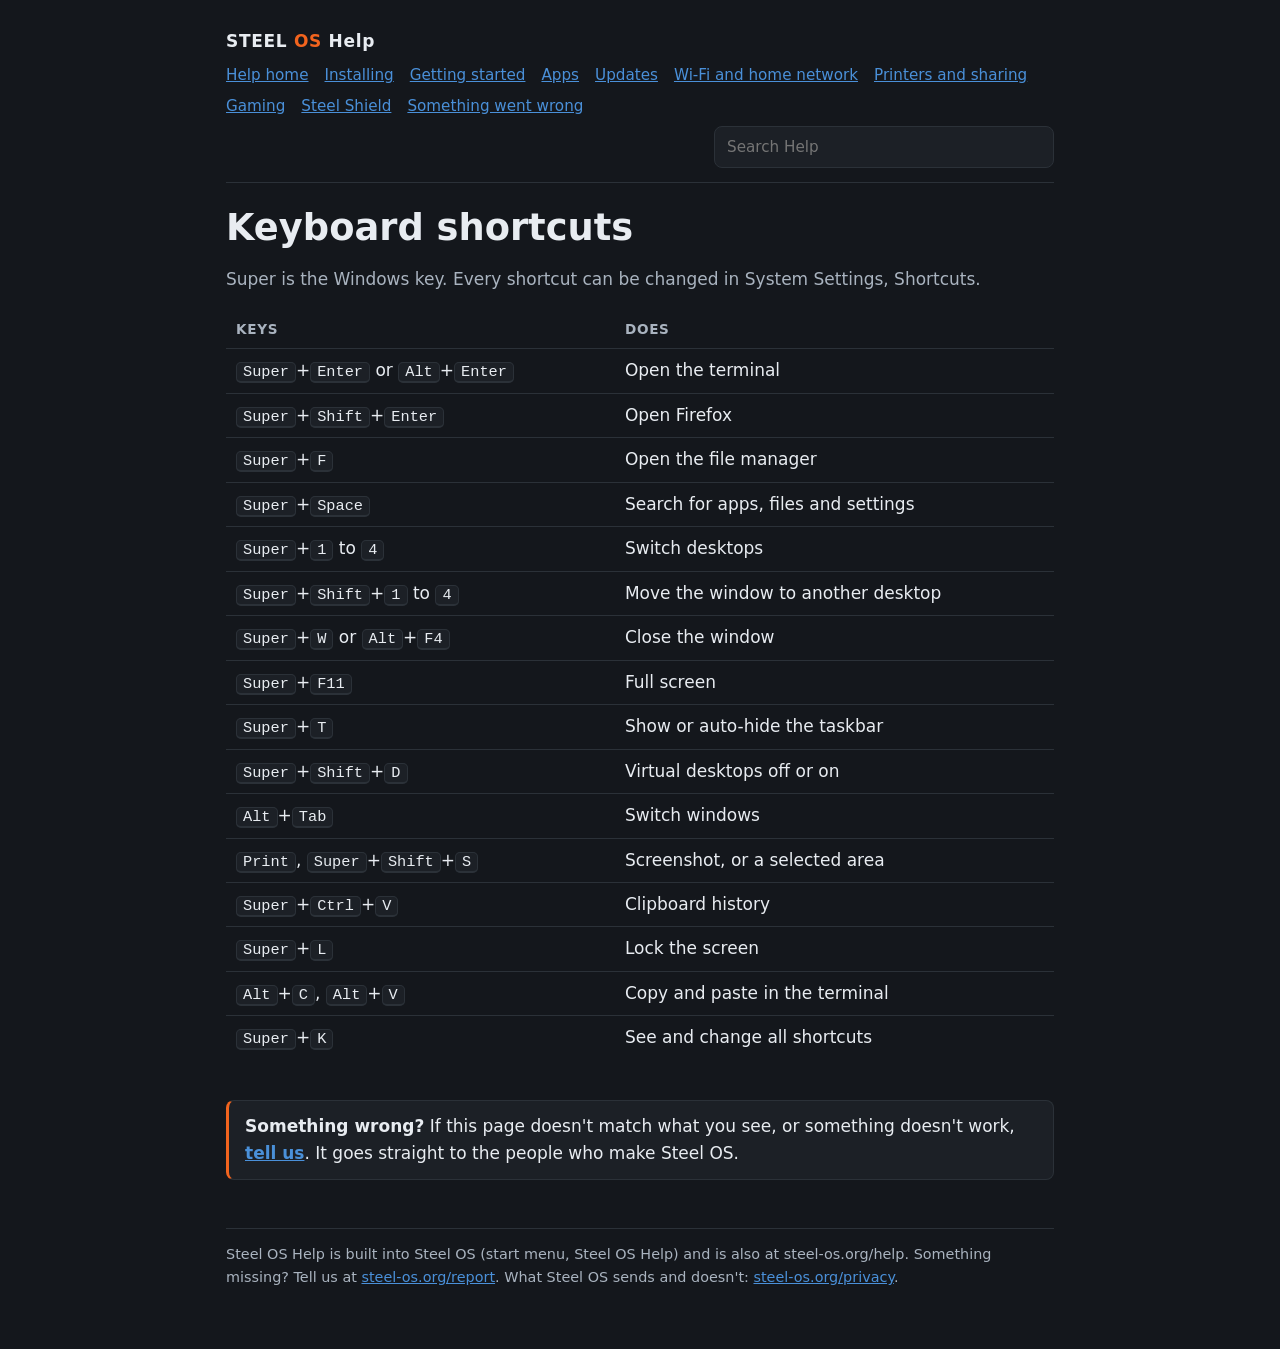
<file: system_files/usr/share/steel-os/help/shortcuts.html>
<!doctype html>
<html lang="en">
<head>
<meta charset="utf-8">
<meta name="viewport" content="width=device-width, initial-scale=1">
<title>Keyboard shortcuts · Steel OS Help</title>
<meta name="description" content="Super is the Windows key. Every shortcut can be changed in System Settings, Shortcuts.">
<link rel="canonical" href="https://steel-os.org/help/shortcuts">
<link rel="icon" type="image/png" sizes="32x32" href="favicon-32.png">
<link rel="stylesheet" href="help.css">
</head>
<body>
<div class="wrap">
<header class="top">
  <a class="brand" href="index.html">STEEL <span class="os">OS</span> Help</a>
  <nav><a href="index.html">Help home</a><a href="install.html">Installing</a><a href="getting-started.html">Getting started</a><a href="apps.html">Apps</a><a href="updates.html">Updates</a><a href="network.html">Wi-Fi and home network</a><a href="printers.html">Printers and sharing</a><a href="gaming.html">Gaming</a><a href="steel-shield.html">Steel Shield</a><a href="troubleshooting.html">Something went wrong</a></nav>
  <form class="search" role="search" autocomplete="off"><input type="search" id="q" placeholder="Search Help" aria-label="Search Help"><div class="results" id="results" hidden></div></form>
</header>
<h1>Keyboard shortcuts</h1>
<p class="lede">Super is the Windows key. Every shortcut can be changed in System Settings, Shortcuts.</p>
<div class="tbl"><table>
<tr><th>Keys</th><th>Does</th></tr>
<tr><td><kbd>Super</kbd>+<kbd>Enter</kbd> or <kbd>Alt</kbd>+<kbd>Enter</kbd></td><td>Open the terminal</td></tr>
<tr><td><kbd>Super</kbd>+<kbd>Shift</kbd>+<kbd>Enter</kbd></td><td>Open Firefox</td></tr>
<tr><td><kbd>Super</kbd>+<kbd>F</kbd></td><td>Open the file manager</td></tr>
<tr><td><kbd>Super</kbd>+<kbd>Space</kbd></td><td>Search for apps, files and settings</td></tr>
<tr><td><kbd>Super</kbd>+<kbd>1</kbd> to <kbd>4</kbd></td><td>Switch desktops</td></tr>
<tr><td><kbd>Super</kbd>+<kbd>Shift</kbd>+<kbd>1</kbd> to <kbd>4</kbd></td><td>Move the window to another desktop</td></tr>
<tr><td><kbd>Super</kbd>+<kbd>W</kbd> or <kbd>Alt</kbd>+<kbd>F4</kbd></td><td>Close the window</td></tr>
<tr><td><kbd>Super</kbd>+<kbd>F11</kbd></td><td>Full screen</td></tr>
<tr><td><kbd>Super</kbd>+<kbd>T</kbd></td><td>Show or auto-hide the taskbar</td></tr>
<tr><td><kbd>Super</kbd>+<kbd>Shift</kbd>+<kbd>D</kbd></td><td>Virtual desktops off or on</td></tr>
<tr><td><kbd>Alt</kbd>+<kbd>Tab</kbd></td><td>Switch windows</td></tr>
<tr><td><kbd>Print</kbd>, <kbd>Super</kbd>+<kbd>Shift</kbd>+<kbd>S</kbd></td><td>Screenshot, or a selected area</td></tr>
<tr><td><kbd>Super</kbd>+<kbd>Ctrl</kbd>+<kbd>V</kbd></td><td>Clipboard history</td></tr>
<tr><td><kbd>Super</kbd>+<kbd>L</kbd></td><td>Lock the screen</td></tr>
<tr><td><kbd>Alt</kbd>+<kbd>C</kbd>, <kbd>Alt</kbd>+<kbd>V</kbd></td><td>Copy and paste in the terminal</td></tr>
<tr><td><kbd>Super</kbd>+<kbd>K</kbd></td><td>See and change all shortcuts</td></tr>
</table></div>
<div class="tellus"><b>Something wrong?</b> If this page doesn't match what you see, or something doesn't work, <a href="https://steel-os.org/report">tell us</a>. It goes straight to the people who make Steel OS.</div>
<footer>Steel OS Help is built into Steel OS (start menu, Steel OS Help) and is also at steel-os.org/help. Something missing? Tell us at <a href="https://steel-os.org/report">steel-os.org/report</a>. What Steel OS sends and doesn't: <a href="https://steel-os.org/privacy">steel-os.org/privacy</a>.</footer>
</div>
<script src="report-link.js"></script>
<script src="help-search.js"></script>
<script>(function () {
  var q = document.getElementById('q'), box = document.getElementById('results');
  if (!q || !box || !window.STEEL_HELP) { return; }
  var here = location.pathname.split('/').pop() || 'index.html';
  function esc(s) { return s.replace(/[&<>"]/g, function (c) { return { '&': '&amp;', '<': '&lt;', '>': '&gt;', '"': '&quot;' }[c]; }); }
  function run() {
    var words = q.value.toLowerCase().split(/\s+/).filter(function (w) { return w.length > 1; });
    if (!words.length) { box.hidden = true; box.innerHTML = ''; return; }
    var hits = [];
    window.STEEL_HELP.forEach(function (e) {
      var head = (e.p + ' ' + e.h).toLowerCase(), text = e.x.toLowerCase(), score = 0;
      for (var i = 0; i < words.length; i++) {
        var w = words[i];
        if (head.indexOf(w) >= 0) { score += 3; } else if (text.indexOf(w) >= 0) { score += 1; } else { return; }
      }
      hits.push({ e: e, s: score + (e.h ? 0 : 0.5) });
    });
    hits.sort(function (a, b) { return b.s - a.s; });
    if (!hits.length) { box.innerHTML = '<div class="none">Nothing found. Try another word, or <a href="https://steel-os.org/report">ask us</a>.</div>'; box.hidden = false; return; }
    box.innerHTML = hits.slice(0, 8).map(function (h) {
      var e = h.e, href = e.f + (e.id ? '#' + e.id : ''), w = words[0];
      var at = e.x.toLowerCase().indexOf(w), from = at > 60 ? at - 60 : 0;
      var snip = (from ? '…' : '') + e.x.slice(from, from + 150) + (e.x.length > from + 150 ? '…' : '');
      return '<a href="' + href + '"><b>' + esc(e.p) + (e.h ? ' › ' + esc(e.h) : '') + '</b><span>' + esc(snip) + '</span></a>';
    }).join('');
    box.hidden = false;
  }
  q.addEventListener('input', run);
  q.addEventListener('focus', run);
  q.closest('form').addEventListener('submit', function (ev) { ev.preventDefault(); var a = box.querySelector('a'); if (a) { location.href = a.getAttribute('href'); } });
  document.addEventListener('click', function (ev) { if (!ev.target.closest('.search')) { box.hidden = true; } });
  document.addEventListener('keydown', function (ev) { if (ev.key === 'Escape') { box.hidden = true; } });
  // A section opened from a search result starts in view even with the sticky header.
  if (location.hash && here !== 'index.html') { setTimeout(function () { var t = document.getElementById(location.hash.slice(1)); if (t) { t.scrollIntoView(); } }, 0); }
})();</script>
</body>
</html>
</file>
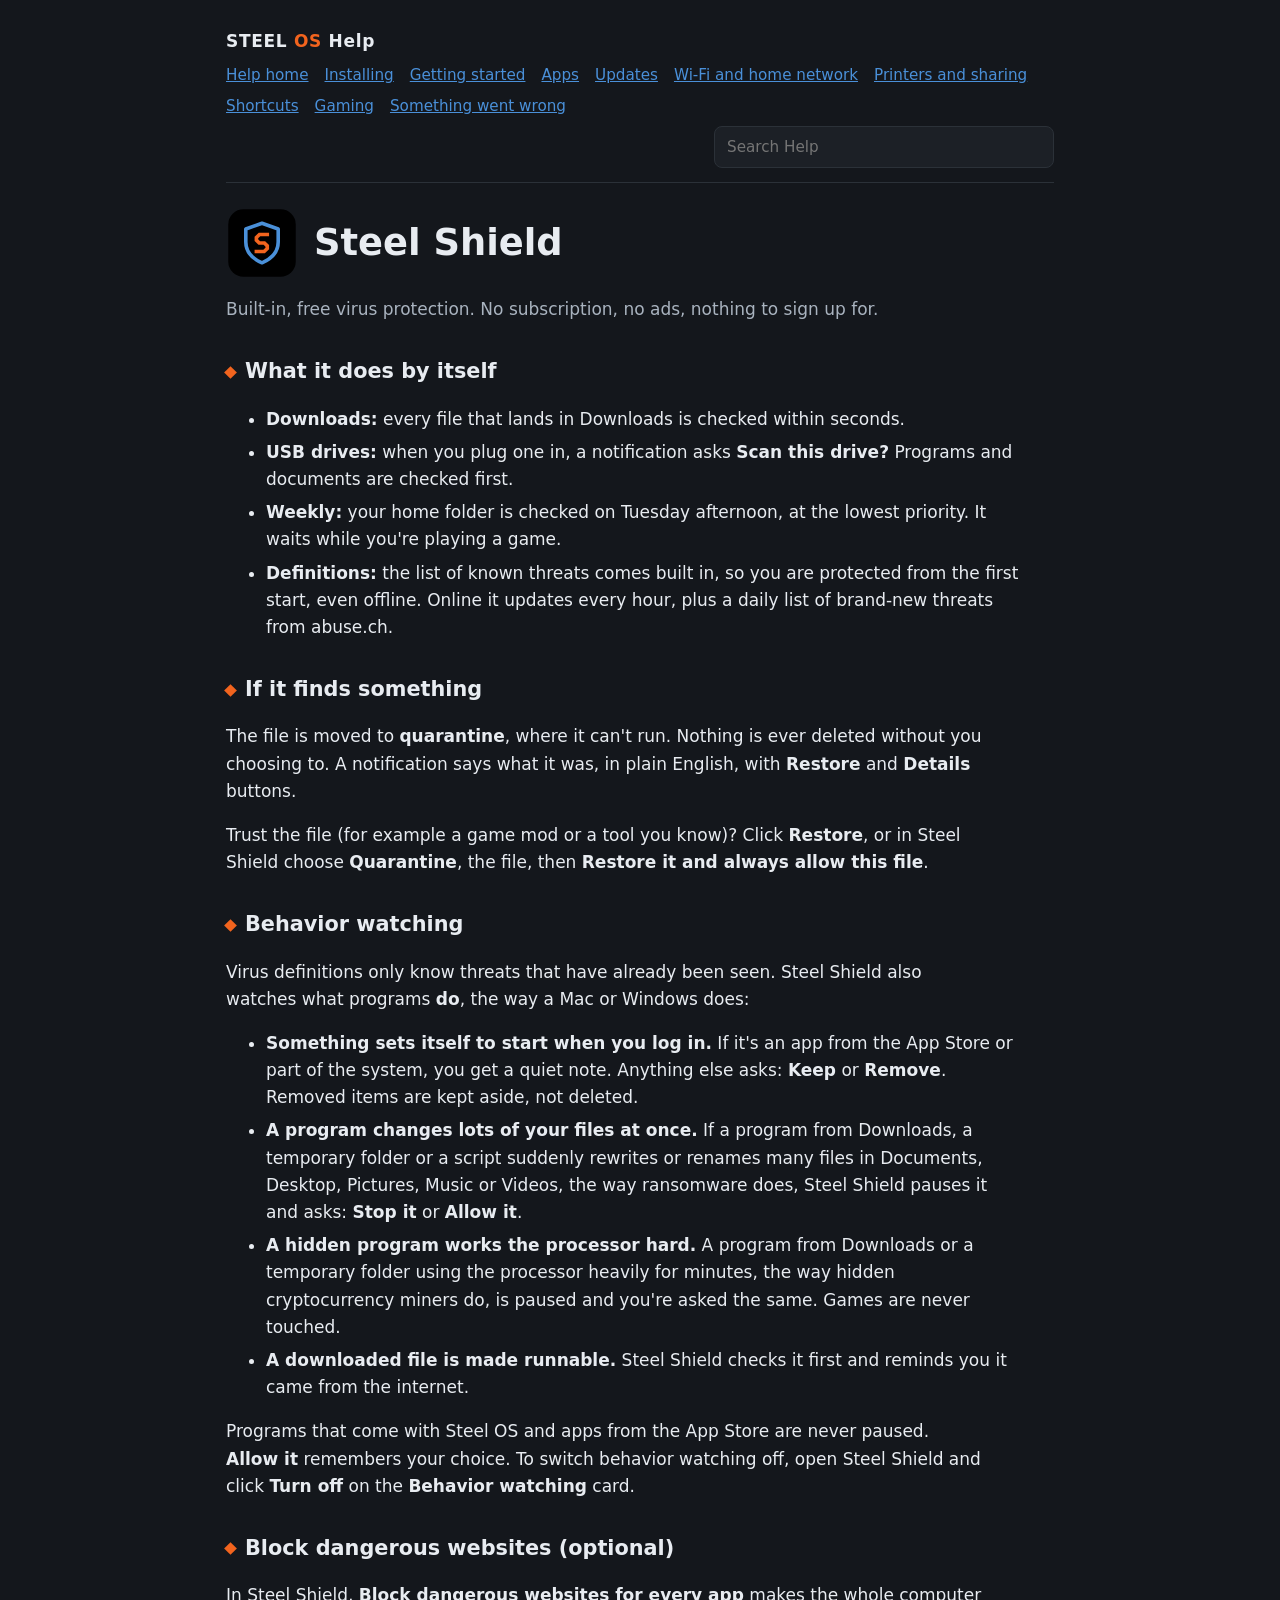
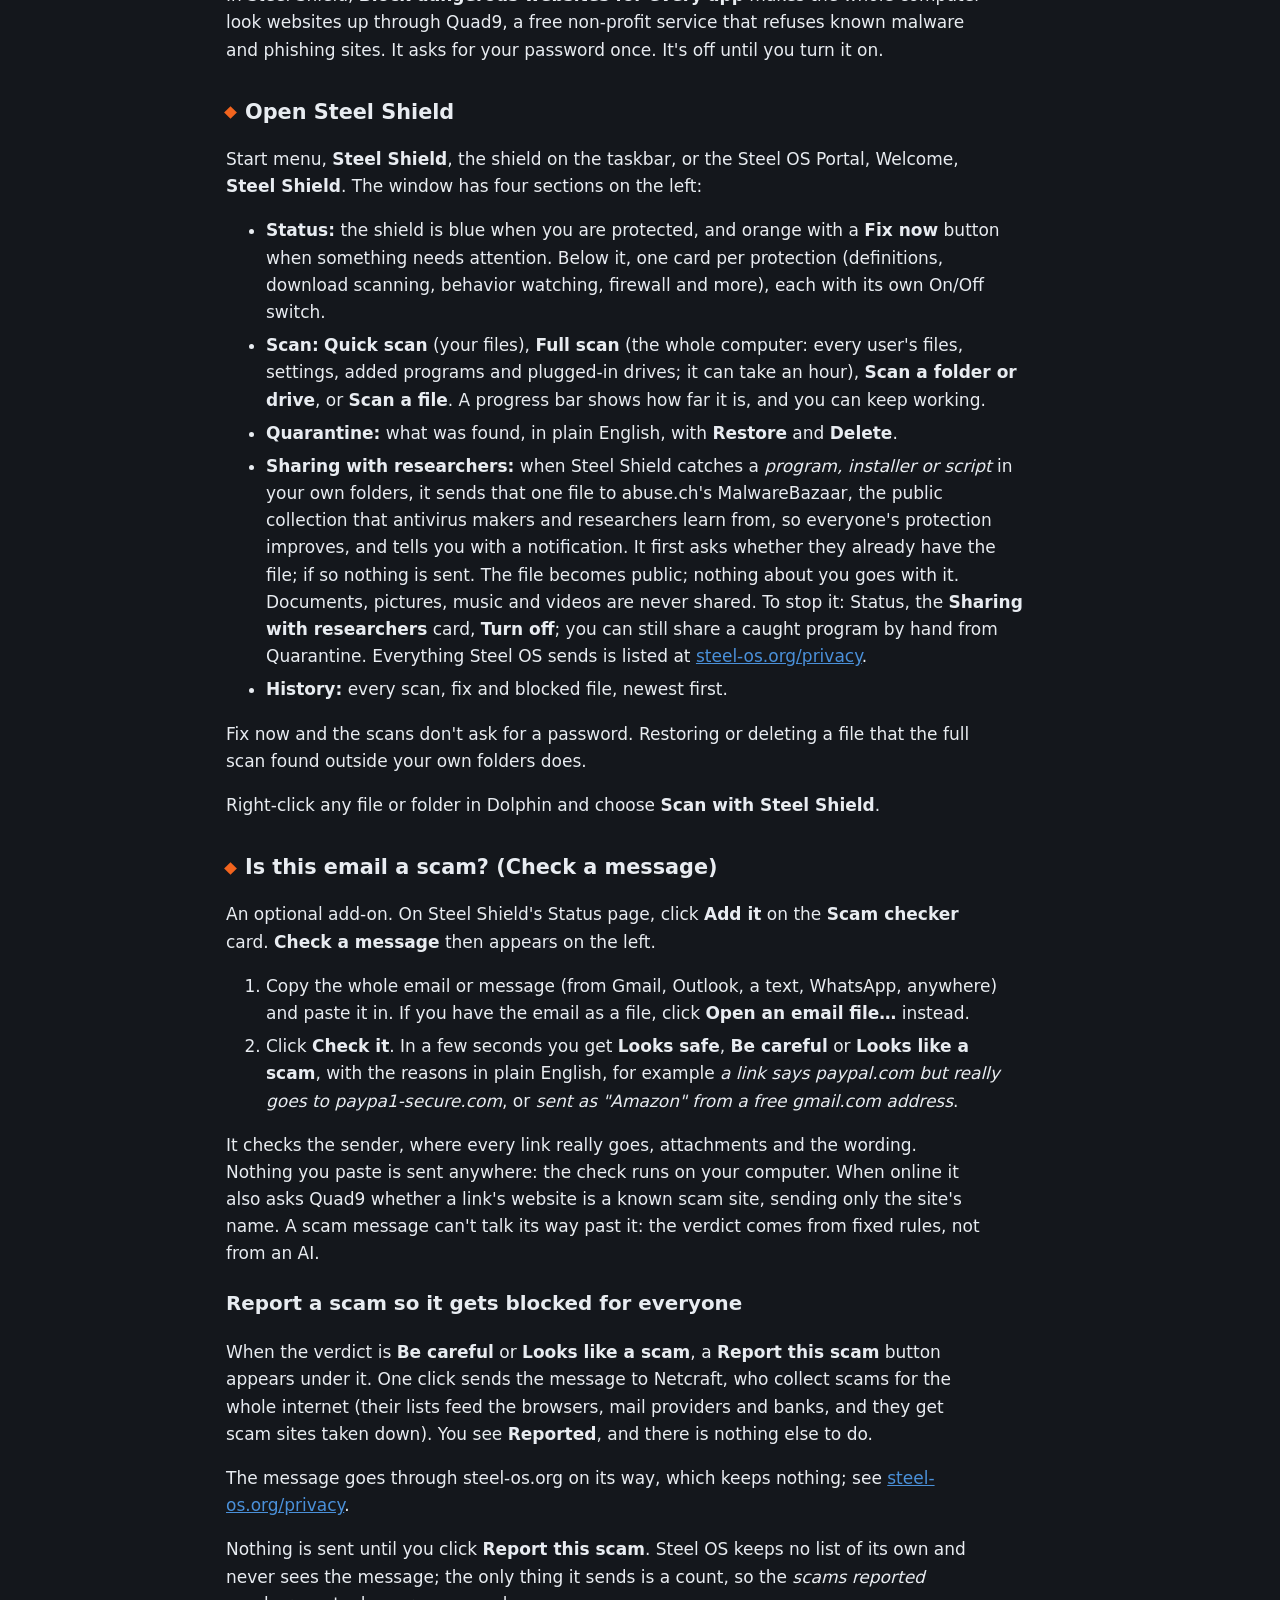
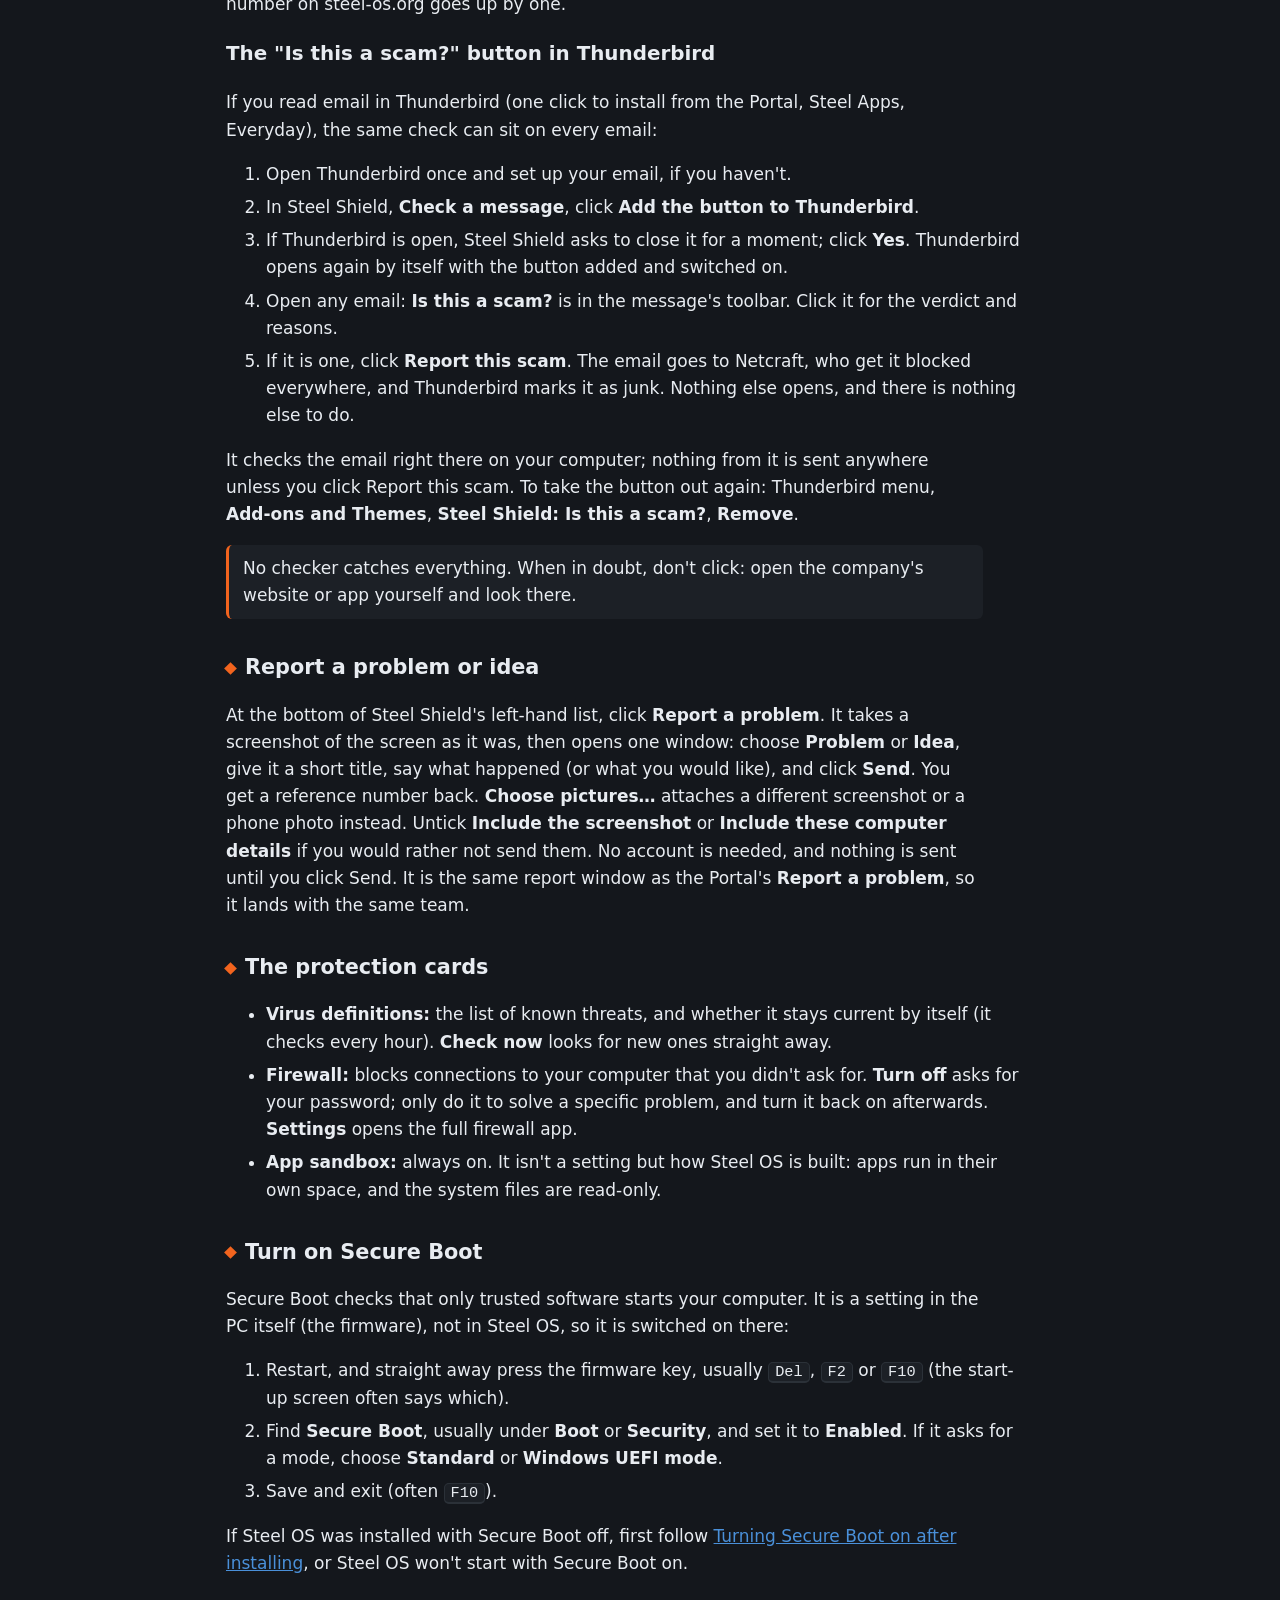
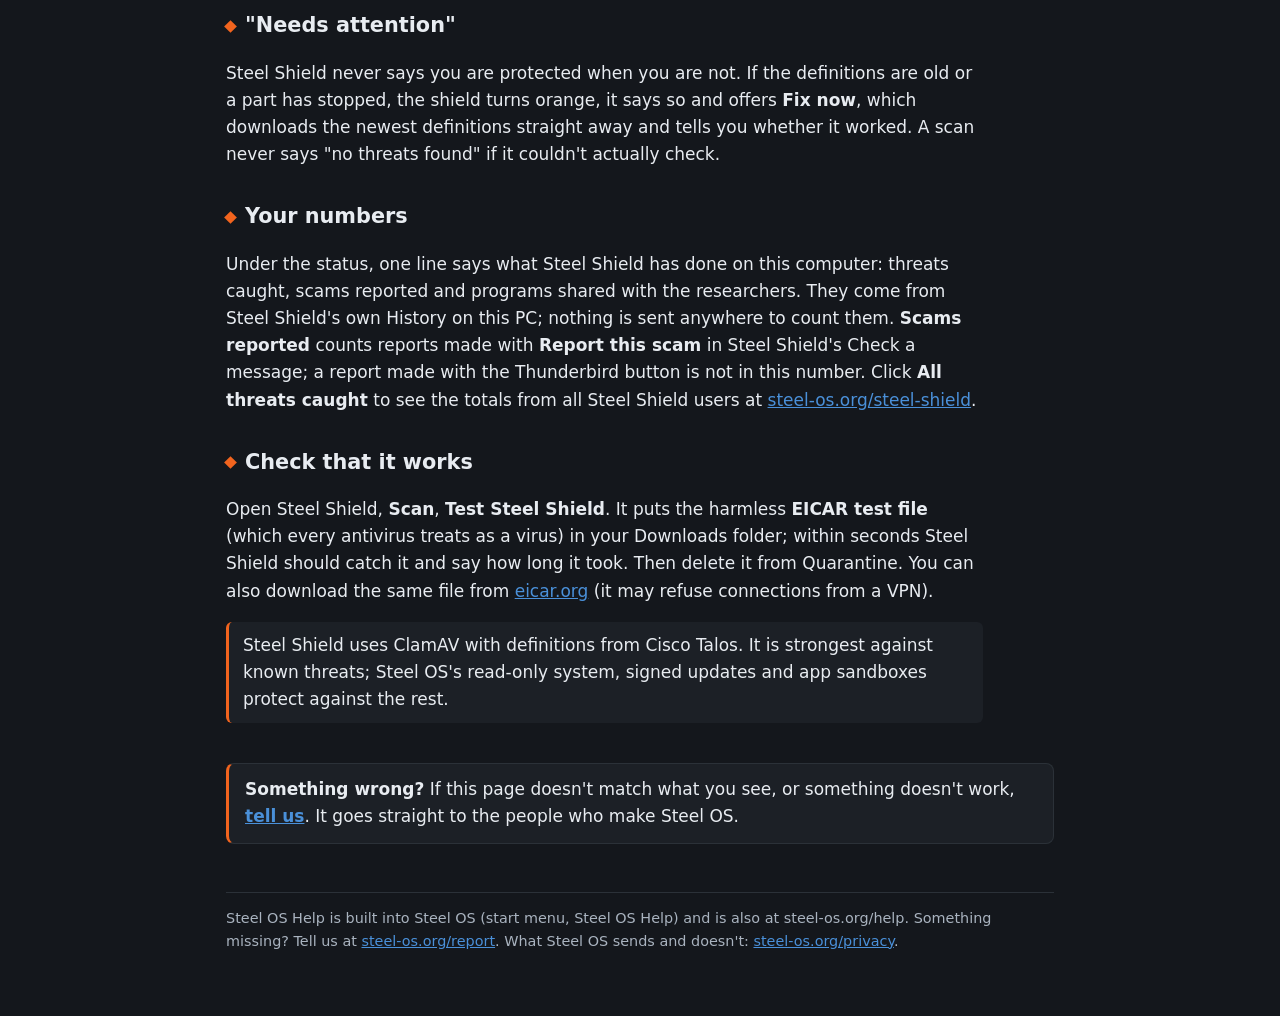
<file: system_files/usr/share/steel-os/help/steel-shield.html>
<!doctype html>
<html lang="en">
<head>
<meta charset="utf-8">
<meta name="viewport" content="width=device-width, initial-scale=1">
<title>Steel Shield · Steel OS Help</title>
<meta name="description" content="Built-in, free virus protection. No subscription, no ads, nothing to sign up for.">
<link rel="canonical" href="https://steel-os.org/help/steel-shield">
<link rel="icon" type="image/png" sizes="32x32" href="favicon-32.png">
<link rel="stylesheet" href="help.css">
</head>
<body>
<div class="wrap">
<header class="top">
  <a class="brand" href="index.html">STEEL <span class="os">OS</span> Help</a>
  <nav><a href="index.html">Help home</a><a href="install.html">Installing</a><a href="getting-started.html">Getting started</a><a href="apps.html">Apps</a><a href="updates.html">Updates</a><a href="network.html">Wi-Fi and home network</a><a href="printers.html">Printers and sharing</a><a href="shortcuts.html">Shortcuts</a><a href="gaming.html">Gaming</a><a href="troubleshooting.html">Something went wrong</a></nav>
  <form class="search" role="search" autocomplete="off"><input type="search" id="q" placeholder="Search Help" aria-label="Search Help"><div class="results" id="results" hidden></div></form>
</header>
<h1 style="display:flex;align-items:center;gap:16px"><img src="steel-shield.svg" alt="" width="72" height="72">Steel Shield</h1>
<p class="lede">Built-in, free virus protection. No subscription, no ads, nothing to sign up for.</p>
<h2 id="what-it-does-by-itself">What it does by itself</h2>
<ul>
  <li><b>Downloads:</b> every file that lands in Downloads is checked within seconds.</li>
  <li><b>USB drives:</b> when you plug one in, a notification asks <b>Scan this drive?</b> Programs and documents are checked first.</li>
  <li><b>Weekly:</b> your home folder is checked on Tuesday afternoon, at the lowest priority. It waits while you're playing a game.</li>
  <li><b>Definitions:</b> the list of known threats comes built in, so you are protected from the first start, even offline. Online it updates every hour, plus a daily list of brand-new threats from abuse.ch.</li>
</ul>
<h2 id="if-it-finds-something">If it finds something</h2>
<p>The file is moved to <b>quarantine</b>, where it can't run. Nothing is ever deleted without you choosing to. A notification says what it was, in plain English, with <b>Restore</b> and <b>Details</b> buttons.</p>
<p>Trust the file (for example a game mod or a tool you know)? Click <b>Restore</b>, or in Steel Shield choose <b>Quarantine</b>, the file, then <b>Restore it and always allow this file</b>.</p>
<h2 id="behavior-watching">Behavior watching</h2>
<p>Virus definitions only know threats that have already been seen. Steel Shield also watches what programs <b>do</b>, the way a Mac or Windows does:</p>
<ul>
  <li><b>Something sets itself to start when you log in.</b> If it's an app from the App Store or part of the system, you get a quiet note. Anything else asks: <b>Keep</b> or <b>Remove</b>. Removed items are kept aside, not deleted.</li>
  <li><b>A program changes lots of your files at once.</b> If a program from Downloads, a temporary folder or a script suddenly rewrites or renames many files in Documents, Desktop, Pictures, Music or Videos, the way ransomware does, Steel Shield pauses it and asks: <b>Stop it</b> or <b>Allow it</b>.</li>
  <li><b>A hidden program works the processor hard.</b> A program from Downloads or a temporary folder using the processor heavily for minutes, the way hidden cryptocurrency miners do, is paused and you're asked the same. Games are never touched.</li>
  <li><b>A downloaded file is made runnable.</b> Steel Shield checks it first and reminds you it came from the internet.</li>
</ul>
<p>Programs that come with Steel OS and apps from the App Store are never paused. <b>Allow it</b> remembers your choice. To switch behavior watching off, open Steel Shield and click <b>Turn off</b> on the <b>Behavior watching</b> card.</p>
<h2 id="block-dangerous-websites-optional">Block dangerous websites (optional)</h2>
<p>In Steel Shield, <b>Block dangerous websites for every app</b> makes the whole computer look websites up through Quad9, a free non-profit service that refuses known malware and phishing sites. It asks for your password once. It's off until you turn it on.</p>
<h2 id="open-steel-shield">Open Steel Shield</h2>
<p>Start menu, <b>Steel Shield</b>, the shield on the taskbar, or the Steel OS Portal, Welcome, <b>Steel Shield</b>. The window has four sections on the left:</p>
<ul>
  <li><b>Status:</b> the shield is blue when you are protected, and orange with a <b>Fix now</b> button when something needs attention. Below it, one card per protection (definitions, download scanning, behavior watching, firewall and more), each with its own On/Off switch.</li>
  <li><b>Scan:</b> <b>Quick scan</b> (your files), <b>Full scan</b> (the whole computer: every user's files, settings, added programs and plugged-in drives; it can take an hour), <b>Scan a folder or drive</b>, or <b>Scan a file</b>. A progress bar shows how far it is, and you can keep working.</li>
  <li><b>Quarantine:</b> what was found, in plain English, with <b>Restore</b> and <b>Delete</b>.</li>
  <li><b>Sharing with researchers:</b> when Steel Shield catches a <i>program, installer or script</i> in your own folders, it sends that one file to abuse.ch's MalwareBazaar, the public collection that antivirus makers and researchers learn from, so everyone's protection improves, and tells you with a notification. It first asks whether they already have the file; if so nothing is sent. The file becomes public; nothing about you goes with it. Documents, pictures, music and videos are never shared. To stop it: Status, the <b>Sharing with researchers</b> card, <b>Turn off</b>; you can still share a caught program by hand from Quarantine. Everything Steel OS sends is listed at <a href="https://steel-os.org/privacy">steel-os.org/privacy</a>.</li>
  <li><b>History:</b> every scan, fix and blocked file, newest first.</li>
</ul>
<p>Fix now and the scans don't ask for a password. Restoring or deleting a file that the full scan found outside your own folders does.</p>
<p>Right-click any file or folder in Dolphin and choose <b>Scan with Steel Shield</b>.</p>
<h2 id="is-this-email-a-scam-check-a-message">Is this email a scam? (Check a message)</h2>
<p>An optional add-on. On Steel Shield's Status page, click <b>Add it</b> on the <b>Scam checker</b> card. <b>Check a message</b> then appears on the left.</p>
<ol>
  <li>Copy the whole email or message (from Gmail, Outlook, a text, WhatsApp, anywhere) and paste it in. If you have the email as a file, click <b>Open an email file…</b> instead.</li>
  <li>Click <b>Check it</b>. In a few seconds you get <b>Looks safe</b>, <b>Be careful</b> or <b>Looks like a scam</b>, with the reasons in plain English, for example <i>a link says paypal.com but really goes to paypa1-secure.com</i>, or <i>sent as "Amazon" from a free gmail.com address</i>.</li>
</ol>
<p>It checks the sender, where every link really goes, attachments and the wording. Nothing you paste is sent anywhere: the check runs on your computer. When online it also asks Quad9 whether a link's website is a known scam site, sending only the site's name. A scam message can't talk its way past it: the verdict comes from fixed rules, not from an AI.</p>
<h3 id="report-a-scam-so-it-gets-blocked-for-everyone">Report a scam so it gets blocked for everyone</h3>
<p>When the verdict is <b>Be careful</b> or <b>Looks like a scam</b>, a <b>Report this scam</b> button appears under it. One click sends the message to Netcraft, who collect scams for the whole internet (their lists feed the browsers, mail providers and banks, and they get scam sites taken down). You see <b>Reported</b>, and there is nothing else to do.</p>
<p>The message goes through steel-os.org on its way, which keeps nothing; see <a href="https://steel-os.org/privacy">steel-os.org/privacy</a>.</p>
<p>Nothing is sent until you click <b>Report this scam</b>. Steel OS keeps no list of its own and never sees the message; the only thing it sends is a count, so the <i>scams reported</i> number on steel-os.org goes up by one.</p>
<h3 id="the-is-this-a-scam-button-in-thunderbird">The "Is this a scam?" button in Thunderbird</h3>
<p>If you read email in Thunderbird (one click to install from the Portal, Steel Apps, Everyday), the same check can sit on every email:</p>
<ol>
  <li>Open Thunderbird once and set up your email, if you haven't.</li>
  <li>In Steel Shield, <b>Check a message</b>, click <b>Add the button to Thunderbird</b>.</li>
  <li>If Thunderbird is open, Steel Shield asks to close it for a moment; click <b>Yes</b>. Thunderbird opens again by itself with the button added and switched on.</li>
  <li>Open any email: <b>Is this a scam?</b> is in the message's toolbar. Click it for the verdict and reasons.</li>
  <li>If it is one, click <b>Report this scam</b>. The email goes to Netcraft, who get it blocked everywhere, and Thunderbird marks it as junk. Nothing else opens, and there is nothing else to do.</li>
</ol>
<p>It checks the email right there on your computer; nothing from it is sent anywhere unless you click Report this scam. To take the button out again: Thunderbird menu, <b>Add-ons and Themes</b>, <b>Steel Shield: Is this a scam?</b>, <b>Remove</b>.</p>
<p class="note">No checker catches everything. When in doubt, don't click: open the company's website or app yourself and look there.</p>
<h2 id="report-a-problem-or-idea">Report a problem or idea</h2>
<p>At the bottom of Steel Shield's left-hand list, click <b>Report a problem</b>. It takes a screenshot of the screen as it was, then opens one window: choose <b>Problem</b> or <b>Idea</b>, give it a short title, say what happened (or what you would like), and click <b>Send</b>. You get a reference number back. <b>Choose pictures…</b> attaches a different screenshot or a phone photo instead. Untick <b>Include the screenshot</b> or <b>Include these computer details</b> if you would rather not send them. No account is needed, and nothing is sent until you click Send. It is the same report window as the Portal's <b>Report a problem</b>, so it lands with the same team.</p>
<h2 id="the-protection-cards">The protection cards</h2>
<ul>
  <li><b>Virus definitions:</b> the list of known threats, and whether it stays current by itself (it checks every hour). <b>Check now</b> looks for new ones straight away.</li>
  <li><b>Firewall:</b> blocks connections to your computer that you didn't ask for. <b>Turn off</b> asks for your password; only do it to solve a specific problem, and turn it back on afterwards. <b>Settings</b> opens the full firewall app.</li>
  <li><b>App sandbox:</b> always on. It isn't a setting but how Steel OS is built: apps run in their own space, and the system files are read-only.</li>
</ul>
<h2 id="secure-boot">Turn on Secure Boot</h2>
<p>Secure Boot checks that only trusted software starts your computer. It is a setting in the PC itself (the firmware), not in Steel OS, so it is switched on there:</p>
<ol>
  <li>Restart, and straight away press the firmware key, usually <kbd>Del</kbd>, <kbd>F2</kbd> or <kbd>F10</kbd> (the start-up screen often says which).</li>
  <li>Find <b>Secure Boot</b>, usually under <b>Boot</b> or <b>Security</b>, and set it to <b>Enabled</b>. If it asks for a mode, choose <b>Standard</b> or <b>Windows UEFI mode</b>.</li>
  <li>Save and exit (often <kbd>F10</kbd>).</li>
</ol>
<p>If Steel OS was installed with Secure Boot off, first follow <a href="troubleshooting.html">Turning Secure Boot on after installing</a>, or Steel OS won't start with Secure Boot on.</p>
<h2 id="needs-attention">"Needs attention"</h2>
<p>Steel Shield never says you are protected when you are not. If the definitions are old or a part has stopped, the shield turns orange, it says so and offers <b>Fix now</b>, which downloads the newest definitions straight away and tells you whether it worked. A scan never says "no threats found" if it couldn't actually check.</p>
<h2 id="your-numbers">Your numbers</h2>
<p>Under the status, one line says what Steel Shield has done on this computer: threats caught, scams reported and programs shared with the researchers. They come from Steel Shield's own History on this PC; nothing is sent anywhere to count them. <b>Scams reported</b> counts reports made with <b>Report this scam</b> in Steel Shield's Check a message; a report made with the Thunderbird button is not in this number. Click <b>All threats caught</b> to see the totals from all Steel Shield users at <a href="https://steel-os.org/steel-shield">steel-os.org/steel-shield</a>.</p>
<h2 id="check-that-it-works">Check that it works</h2>
<p>Open Steel Shield, <b>Scan</b>, <b>Test Steel Shield</b>. It puts the harmless <b>EICAR test file</b> (which every antivirus treats as a virus) in your Downloads folder; within seconds Steel Shield should catch it and say how long it took. Then delete it from Quarantine. You can also download the same file from <a href="https://www.eicar.org/download-anti-malware-testfile/">eicar.org</a> (it may refuse connections from a VPN).</p>
<p class="note">Steel Shield uses ClamAV with definitions from Cisco Talos. It is strongest against known threats; Steel OS's read-only system, signed updates and app sandboxes protect against the rest.</p>
<div class="tellus"><b>Something wrong?</b> If this page doesn't match what you see, or something doesn't work, <a href="https://steel-os.org/report">tell us</a>. It goes straight to the people who make Steel OS.</div>
<footer>Steel OS Help is built into Steel OS (start menu, Steel OS Help) and is also at steel-os.org/help. Something missing? Tell us at <a href="https://steel-os.org/report">steel-os.org/report</a>. What Steel OS sends and doesn't: <a href="https://steel-os.org/privacy">steel-os.org/privacy</a>.</footer>
</div>
<script src="report-link.js"></script>
<script src="help-search.js"></script>
<script>(function () {
  var q = document.getElementById('q'), box = document.getElementById('results');
  if (!q || !box || !window.STEEL_HELP) { return; }
  var here = location.pathname.split('/').pop() || 'index.html';
  function esc(s) { return s.replace(/[&<>"]/g, function (c) { return { '&': '&amp;', '<': '&lt;', '>': '&gt;', '"': '&quot;' }[c]; }); }
  function run() {
    var words = q.value.toLowerCase().split(/\s+/).filter(function (w) { return w.length > 1; });
    if (!words.length) { box.hidden = true; box.innerHTML = ''; return; }
    var hits = [];
    window.STEEL_HELP.forEach(function (e) {
      var head = (e.p + ' ' + e.h).toLowerCase(), text = e.x.toLowerCase(), score = 0;
      for (var i = 0; i < words.length; i++) {
        var w = words[i];
        if (head.indexOf(w) >= 0) { score += 3; } else if (text.indexOf(w) >= 0) { score += 1; } else { return; }
      }
      hits.push({ e: e, s: score + (e.h ? 0 : 0.5) });
    });
    hits.sort(function (a, b) { return b.s - a.s; });
    if (!hits.length) { box.innerHTML = '<div class="none">Nothing found. Try another word, or <a href="https://steel-os.org/report">ask us</a>.</div>'; box.hidden = false; return; }
    box.innerHTML = hits.slice(0, 8).map(function (h) {
      var e = h.e, href = e.f + (e.id ? '#' + e.id : ''), w = words[0];
      var at = e.x.toLowerCase().indexOf(w), from = at > 60 ? at - 60 : 0;
      var snip = (from ? '…' : '') + e.x.slice(from, from + 150) + (e.x.length > from + 150 ? '…' : '');
      return '<a href="' + href + '"><b>' + esc(e.p) + (e.h ? ' › ' + esc(e.h) : '') + '</b><span>' + esc(snip) + '</span></a>';
    }).join('');
    box.hidden = false;
  }
  q.addEventListener('input', run);
  q.addEventListener('focus', run);
  q.closest('form').addEventListener('submit', function (ev) { ev.preventDefault(); var a = box.querySelector('a'); if (a) { location.href = a.getAttribute('href'); } });
  document.addEventListener('click', function (ev) { if (!ev.target.closest('.search')) { box.hidden = true; } });
  document.addEventListener('keydown', function (ev) { if (ev.key === 'Escape') { box.hidden = true; } });
  // A section opened from a search result starts in view even with the sticky header.
  if (location.hash && here !== 'index.html') { setTimeout(function () { var t = document.getElementById(location.hash.slice(1)); if (t) { t.scrollIntoView(); } }, 0); }
})();</script>
</body>
</html>
</file>
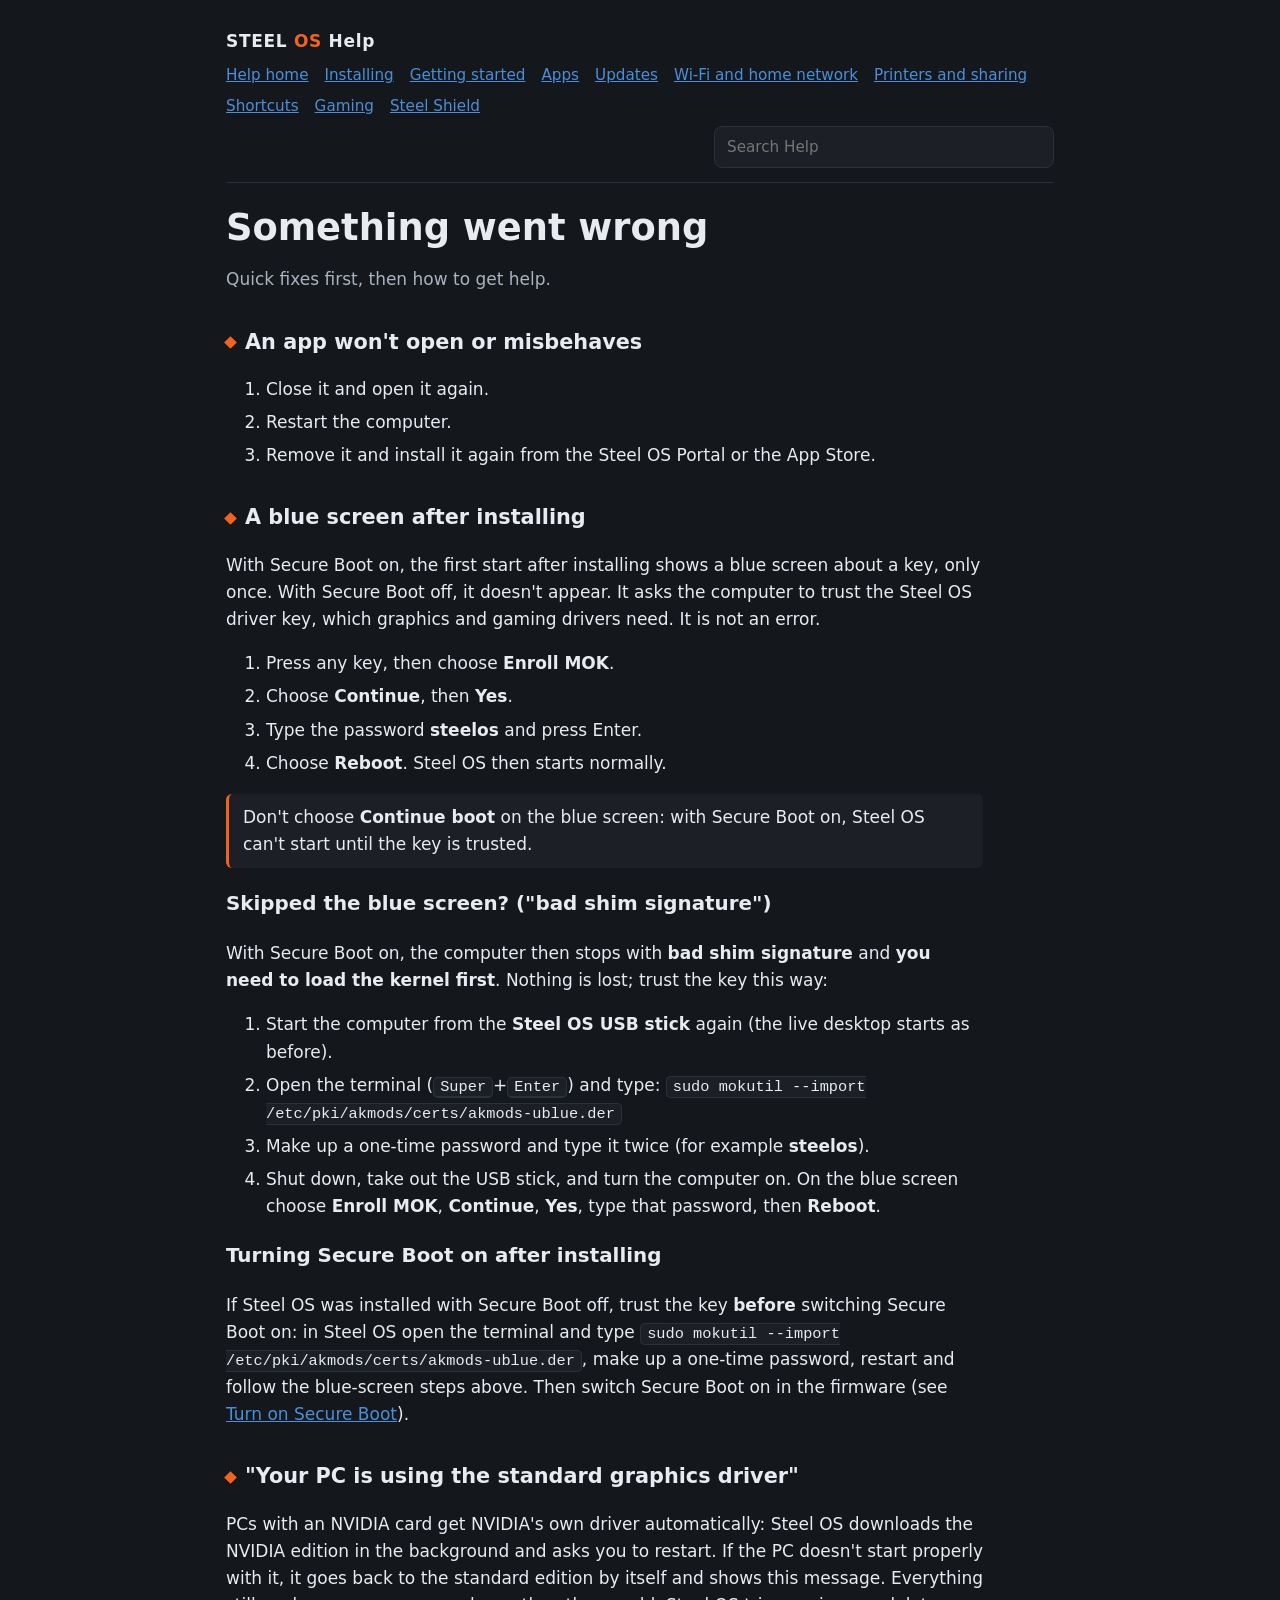
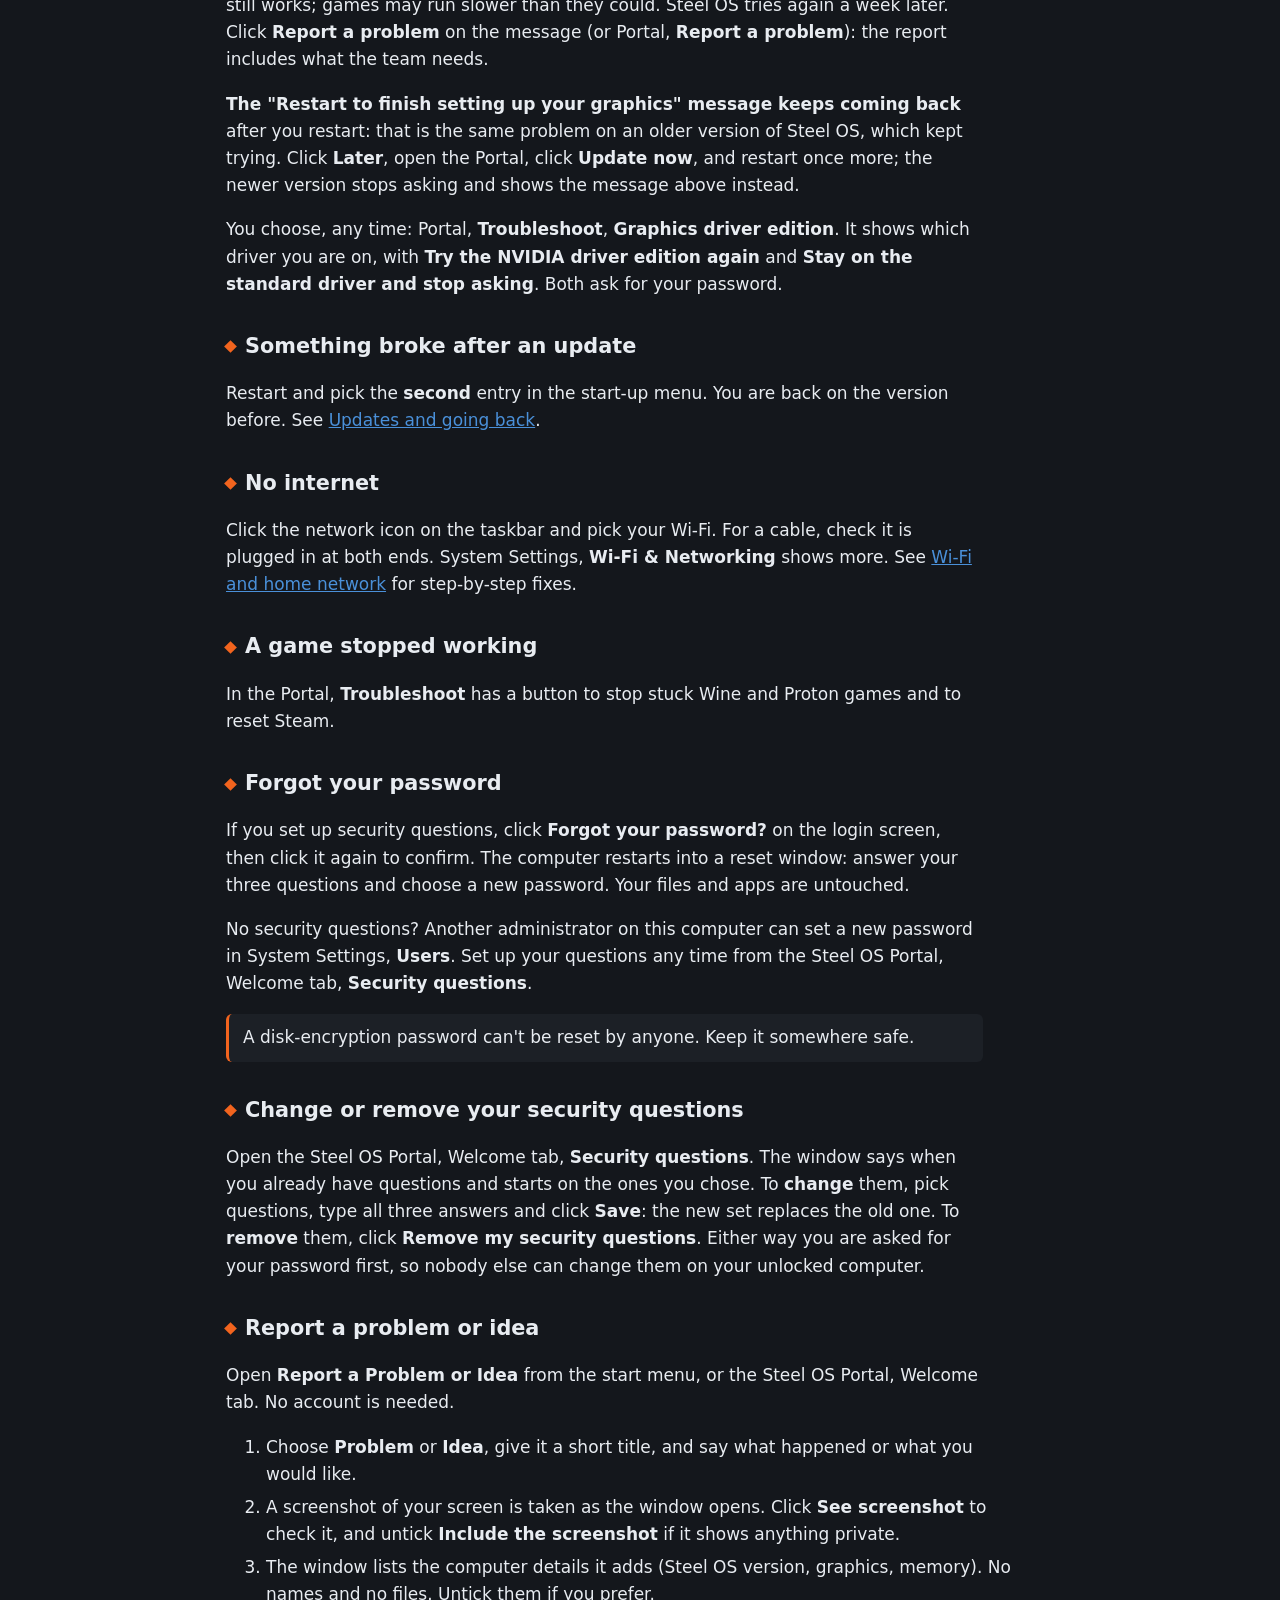
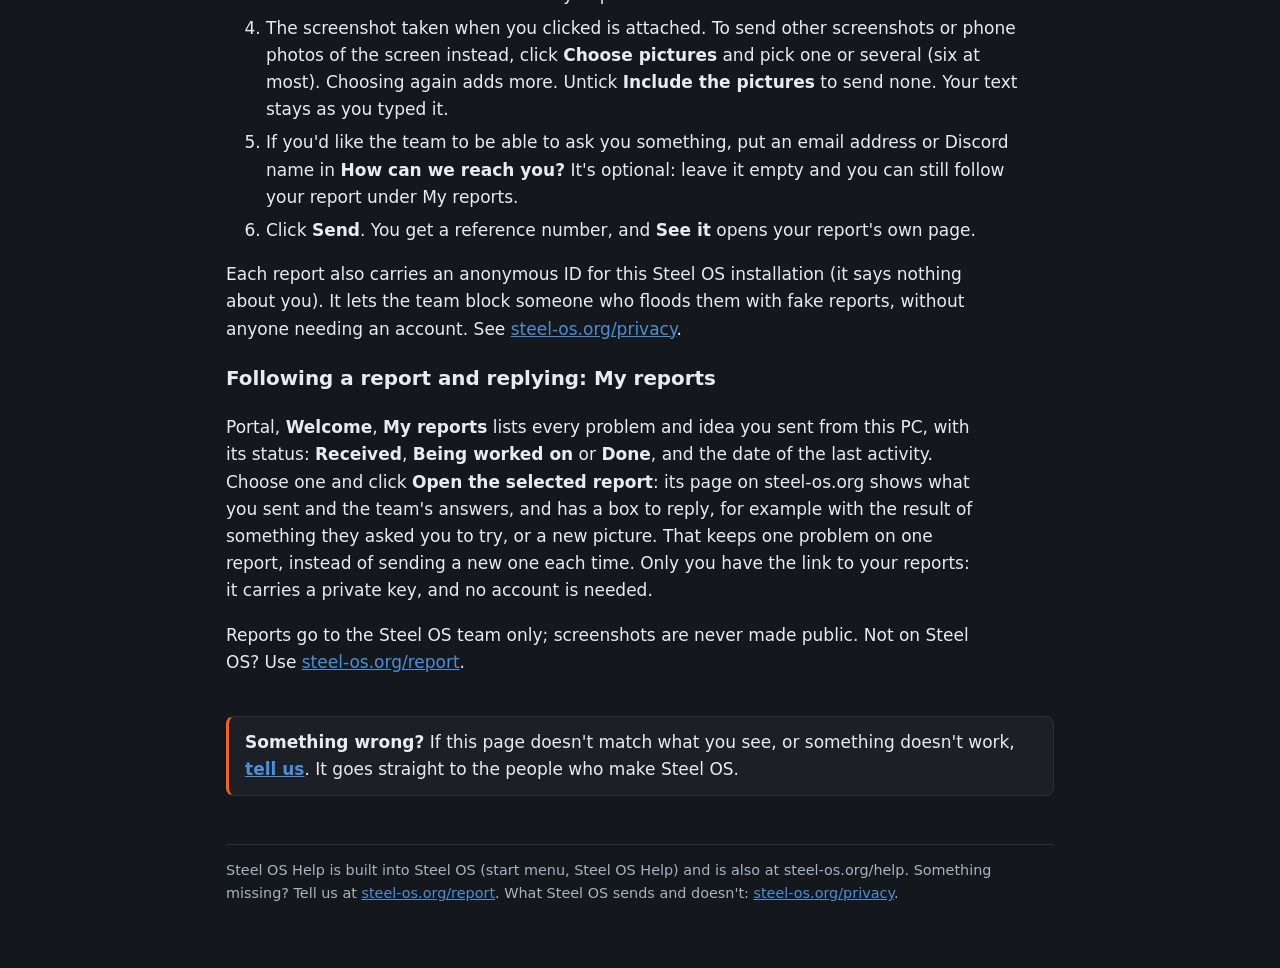
<file: system_files/usr/share/steel-os/help/troubleshooting.html>
<!doctype html>
<html lang="en">
<head>
<meta charset="utf-8">
<meta name="viewport" content="width=device-width, initial-scale=1">
<title>Something went wrong · Steel OS Help</title>
<meta name="description" content="Quick fixes first, then how to get help.">
<link rel="canonical" href="https://steel-os.org/help/troubleshooting">
<link rel="icon" type="image/png" sizes="32x32" href="favicon-32.png">
<link rel="stylesheet" href="help.css">
</head>
<body>
<div class="wrap">
<header class="top">
  <a class="brand" href="index.html">STEEL <span class="os">OS</span> Help</a>
  <nav><a href="index.html">Help home</a><a href="install.html">Installing</a><a href="getting-started.html">Getting started</a><a href="apps.html">Apps</a><a href="updates.html">Updates</a><a href="network.html">Wi-Fi and home network</a><a href="printers.html">Printers and sharing</a><a href="shortcuts.html">Shortcuts</a><a href="gaming.html">Gaming</a><a href="steel-shield.html">Steel Shield</a></nav>
  <form class="search" role="search" autocomplete="off"><input type="search" id="q" placeholder="Search Help" aria-label="Search Help"><div class="results" id="results" hidden></div></form>
</header>
<h1>Something went wrong</h1>
<p class="lede">Quick fixes first, then how to get help.</p>
<h2 id="an-app-won-t-open-or-misbehaves">An app won't open or misbehaves</h2>
<ol>
  <li>Close it and open it again.</li>
  <li>Restart the computer.</li>
  <li>Remove it and install it again from the Steel OS Portal or the App Store.</li>
</ol>
<h2 id="a-blue-screen-after-installing">A blue screen after installing</h2>
<p>With Secure Boot on, the first start after installing shows a blue screen about a key, only once. With Secure Boot off, it doesn't appear. It asks the computer to trust the Steel OS driver key, which graphics and gaming drivers need. It is not an error.</p>
<ol>
  <li>Press any key, then choose <b>Enroll MOK</b>.</li>
  <li>Choose <b>Continue</b>, then <b>Yes</b>.</li>
  <li>Type the password <b>steelos</b> and press Enter.</li>
  <li>Choose <b>Reboot</b>. Steel OS then starts normally.</li>
</ol>
<p class="note">Don't choose <b>Continue boot</b> on the blue screen: with Secure Boot on, Steel OS can't start until the key is trusted.</p>
<h3 id="skipped-the-blue-screen-bad-shim-signature">Skipped the blue screen? ("bad shim signature")</h3>
<p>With Secure Boot on, the computer then stops with <b>bad shim signature</b> and <b>you need to load the kernel first</b>. Nothing is lost; trust the key this way:</p>
<ol>
  <li>Start the computer from the <b>Steel OS USB stick</b> again (the live desktop starts as before).</li>
  <li>Open the terminal (<kbd>Super</kbd>+<kbd>Enter</kbd>) and type: <code>sudo mokutil --import /etc/pki/akmods/certs/akmods-ublue.der</code></li>
  <li>Make up a one-time password and type it twice (for example <b>steelos</b>).</li>
  <li>Shut down, take out the USB stick, and turn the computer on. On the blue screen choose <b>Enroll MOK</b>, <b>Continue</b>, <b>Yes</b>, type that password, then <b>Reboot</b>.</li>
</ol>
<h3 id="turning-secure-boot-on-after-installing">Turning Secure Boot on after installing</h3>
<p>If Steel OS was installed with Secure Boot off, trust the key <b>before</b> switching Secure Boot on: in Steel OS open the terminal and type <code>sudo mokutil --import /etc/pki/akmods/certs/akmods-ublue.der</code>, make up a one-time password, restart and follow the blue-screen steps above. Then switch Secure Boot on in the firmware (see <a href="steel-shield.html#secure-boot">Turn on Secure Boot</a>).</p>
<h2 id="your-pc-is-using-the-standard-graphics-driver">"Your PC is using the standard graphics driver"</h2>
<p>PCs with an NVIDIA card get NVIDIA's own driver automatically: Steel OS downloads the NVIDIA edition in the background and asks you to restart. If the PC doesn't start properly with it, it goes back to the standard edition by itself and shows this message. Everything still works; games may run slower than they could. Steel OS tries again a week later. Click <b>Report a problem</b> on the message (or Portal, <b>Report a problem</b>): the report includes what the team needs.</p>
<p><b>The "Restart to finish setting up your graphics" message keeps coming back</b> after you restart: that is the same problem on an older version of Steel OS, which kept trying. Click <b>Later</b>, open the Portal, click <b>Update now</b>, and restart once more; the newer version stops asking and shows the message above instead.</p>
<p>You choose, any time: Portal, <b>Troubleshoot</b>, <b>Graphics driver edition</b>. It shows which driver you are on, with <b>Try the NVIDIA driver edition again</b> and <b>Stay on the standard driver and stop asking</b>. Both ask for your password.</p>
<h2 id="something-broke-after-an-update">Something broke after an update</h2>
<p>Restart and pick the <b>second</b> entry in the start-up menu. You are back on the version before. See <a href="updates.html">Updates and going back</a>.</p>
<h2 id="no-internet">No internet</h2>
<p>Click the network icon on the taskbar and pick your Wi-Fi. For a cable, check it is plugged in at both ends. System Settings, <b>Wi-Fi &amp; Networking</b> shows more. See <a href="network.html">Wi-Fi and home network</a> for step-by-step fixes.</p>
<h2 id="a-game-stopped-working">A game stopped working</h2>
<p>In the Portal, <b>Troubleshoot</b> has a button to stop stuck Wine and Proton games and to reset Steam.</p>
<h2 id="forgot-your-password">Forgot your password</h2>
<p>If you set up security questions, click <b>Forgot your password?</b> on the login screen, then click it again to confirm. The computer restarts into a reset window: answer your three questions and choose a new password. Your files and apps are untouched.</p>
<p>No security questions? Another administrator on this computer can set a new password in System Settings, <b>Users</b>. Set up your questions any time from the Steel OS Portal, Welcome tab, <b>Security questions</b>.</p>
<p class="note">A disk-encryption password can't be reset by anyone. Keep it somewhere safe.</p>
<h2 id="change-or-remove-your-security-questions">Change or remove your security questions</h2>
<p>Open the Steel OS Portal, Welcome tab, <b>Security questions</b>. The window says when you already have questions and starts on the ones you chose. To <b>change</b> them, pick questions, type all three answers and click <b>Save</b>: the new set replaces the old one. To <b>remove</b> them, click <b>Remove my security questions</b>. Either way you are asked for your password first, so nobody else can change them on your unlocked computer.</p>
<h2 id="report-a-problem-or-idea">Report a problem or idea</h2>
<p>Open <b>Report a Problem or Idea</b> from the start menu, or the Steel OS Portal, Welcome tab. No account is needed.</p>
<ol>
  <li>Choose <b>Problem</b> or <b>Idea</b>, give it a short title, and say what happened or what you would like.</li>
  <li>A screenshot of your screen is taken as the window opens. Click <b>See screenshot</b> to check it, and untick <b>Include the screenshot</b> if it shows anything private.</li>
  <li>The window lists the computer details it adds (Steel OS version, graphics, memory). No names and no files. Untick them if you prefer.</li>
  <li>The screenshot taken when you clicked is attached. To send other screenshots or phone photos of the screen instead, click <b>Choose pictures</b> and pick one or several (six at most). Choosing again adds more. Untick <b>Include the pictures</b> to send none. Your text stays as you typed it.</li>
  <li>If you'd like the team to be able to ask you something, put an email address or Discord name in <b>How can we reach you?</b> It's optional: leave it empty and you can still follow your report under My reports.</li>
  <li>Click <b>Send</b>. You get a reference number, and <b>See it</b> opens your report's own page.</li>
</ol>
<p>Each report also carries an anonymous ID for this Steel OS installation (it says nothing about you). It lets the team block someone who floods them with fake reports, without anyone needing an account. See <a href="https://steel-os.org/privacy">steel-os.org/privacy</a>.</p>
<h3 id="following-a-report-and-replying-my-reports">Following a report and replying: My reports</h3>
<p>Portal, <b>Welcome</b>, <b>My reports</b> lists every problem and idea you sent from this PC, with its status: <b>Received</b>, <b>Being worked on</b> or <b>Done</b>, and the date of the last activity. Choose one and click <b>Open the selected report</b>: its page on steel-os.org shows what you sent and the team's answers, and has a box to reply, for example with the result of something they asked you to try, or a new picture. That keeps one problem on one report, instead of sending a new one each time. Only you have the link to your reports: it carries a private key, and no account is needed.</p>
<p>Reports go to the Steel OS team only; screenshots are never made public. Not on Steel OS? Use <a href="https://steel-os.org/report">steel-os.org/report</a>.</p>
<div class="tellus"><b>Something wrong?</b> If this page doesn't match what you see, or something doesn't work, <a href="https://steel-os.org/report">tell us</a>. It goes straight to the people who make Steel OS.</div>
<footer>Steel OS Help is built into Steel OS (start menu, Steel OS Help) and is also at steel-os.org/help. Something missing? Tell us at <a href="https://steel-os.org/report">steel-os.org/report</a>. What Steel OS sends and doesn't: <a href="https://steel-os.org/privacy">steel-os.org/privacy</a>.</footer>
</div>
<script src="report-link.js"></script>
<script src="help-search.js"></script>
<script>(function () {
  var q = document.getElementById('q'), box = document.getElementById('results');
  if (!q || !box || !window.STEEL_HELP) { return; }
  var here = location.pathname.split('/').pop() || 'index.html';
  function esc(s) { return s.replace(/[&<>"]/g, function (c) { return { '&': '&amp;', '<': '&lt;', '>': '&gt;', '"': '&quot;' }[c]; }); }
  function run() {
    var words = q.value.toLowerCase().split(/\s+/).filter(function (w) { return w.length > 1; });
    if (!words.length) { box.hidden = true; box.innerHTML = ''; return; }
    var hits = [];
    window.STEEL_HELP.forEach(function (e) {
      var head = (e.p + ' ' + e.h).toLowerCase(), text = e.x.toLowerCase(), score = 0;
      for (var i = 0; i < words.length; i++) {
        var w = words[i];
        if (head.indexOf(w) >= 0) { score += 3; } else if (text.indexOf(w) >= 0) { score += 1; } else { return; }
      }
      hits.push({ e: e, s: score + (e.h ? 0 : 0.5) });
    });
    hits.sort(function (a, b) { return b.s - a.s; });
    if (!hits.length) { box.innerHTML = '<div class="none">Nothing found. Try another word, or <a href="https://steel-os.org/report">ask us</a>.</div>'; box.hidden = false; return; }
    box.innerHTML = hits.slice(0, 8).map(function (h) {
      var e = h.e, href = e.f + (e.id ? '#' + e.id : ''), w = words[0];
      var at = e.x.toLowerCase().indexOf(w), from = at > 60 ? at - 60 : 0;
      var snip = (from ? '…' : '') + e.x.slice(from, from + 150) + (e.x.length > from + 150 ? '…' : '');
      return '<a href="' + href + '"><b>' + esc(e.p) + (e.h ? ' › ' + esc(e.h) : '') + '</b><span>' + esc(snip) + '</span></a>';
    }).join('');
    box.hidden = false;
  }
  q.addEventListener('input', run);
  q.addEventListener('focus', run);
  q.closest('form').addEventListener('submit', function (ev) { ev.preventDefault(); var a = box.querySelector('a'); if (a) { location.href = a.getAttribute('href'); } });
  document.addEventListener('click', function (ev) { if (!ev.target.closest('.search')) { box.hidden = true; } });
  document.addEventListener('keydown', function (ev) { if (ev.key === 'Escape') { box.hidden = true; } });
  // A section opened from a search result starts in view even with the sticky header.
  if (location.hash && here !== 'index.html') { setTimeout(function () { var t = document.getElementById(location.hash.slice(1)); if (t) { t.scrollIntoView(); } }, 0); }
})();</script>
</body>
</html>
</file>
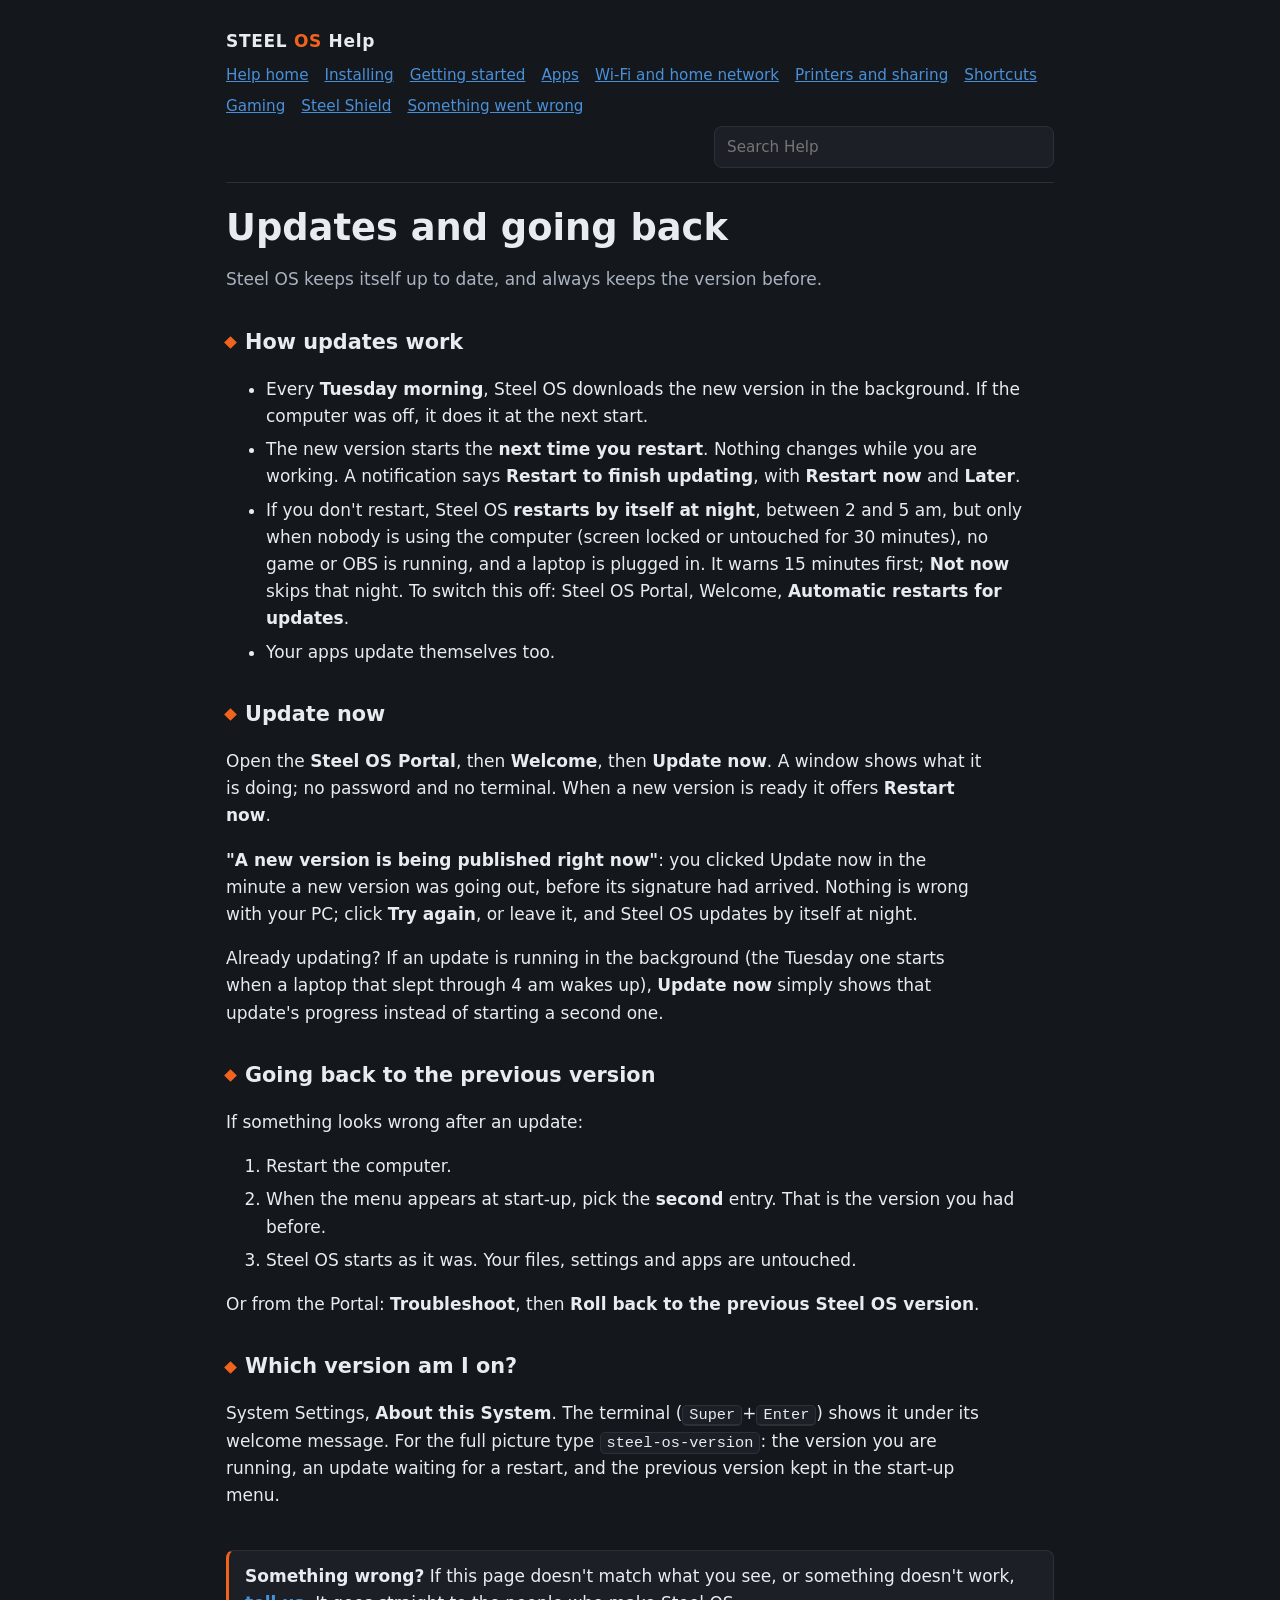
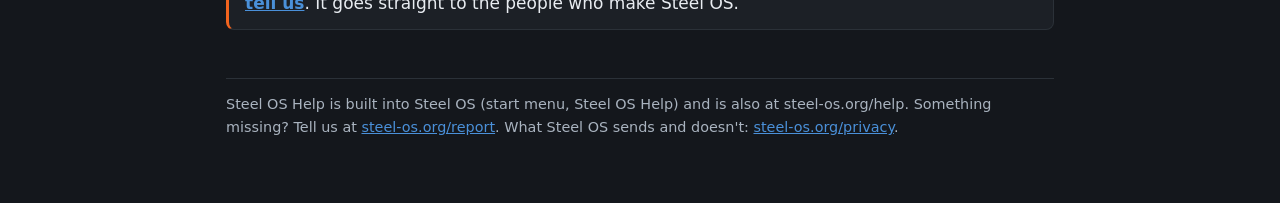
<file: system_files/usr/share/steel-os/help/updates.html>
<!doctype html>
<html lang="en">
<head>
<meta charset="utf-8">
<meta name="viewport" content="width=device-width, initial-scale=1">
<title>Updates and going back · Steel OS Help</title>
<meta name="description" content="Steel OS keeps itself up to date, and always keeps the version before.">
<link rel="canonical" href="https://steel-os.org/help/updates">
<link rel="icon" type="image/png" sizes="32x32" href="favicon-32.png">
<link rel="stylesheet" href="help.css">
</head>
<body>
<div class="wrap">
<header class="top">
  <a class="brand" href="index.html">STEEL <span class="os">OS</span> Help</a>
  <nav><a href="index.html">Help home</a><a href="install.html">Installing</a><a href="getting-started.html">Getting started</a><a href="apps.html">Apps</a><a href="network.html">Wi-Fi and home network</a><a href="printers.html">Printers and sharing</a><a href="shortcuts.html">Shortcuts</a><a href="gaming.html">Gaming</a><a href="steel-shield.html">Steel Shield</a><a href="troubleshooting.html">Something went wrong</a></nav>
  <form class="search" role="search" autocomplete="off"><input type="search" id="q" placeholder="Search Help" aria-label="Search Help"><div class="results" id="results" hidden></div></form>
</header>
<h1>Updates and going back</h1>
<p class="lede">Steel OS keeps itself up to date, and always keeps the version before.</p>
<h2 id="how-updates-work">How updates work</h2>
<ul>
  <li>Every <b>Tuesday morning</b>, Steel OS downloads the new version in the background. If the computer was off, it does it at the next start.</li>
  <li>The new version starts the <b>next time you restart</b>. Nothing changes while you are working. A notification says <b>Restart to finish updating</b>, with <b>Restart now</b> and <b>Later</b>.</li>
  <li>If you don't restart, Steel OS <b>restarts by itself at night</b>, between 2 and 5 am, but only when nobody is using the computer (screen locked or untouched for 30 minutes), no game or OBS is running, and a laptop is plugged in. It warns 15 minutes first; <b>Not now</b> skips that night. To switch this off: Steel OS Portal, Welcome, <b>Automatic restarts for updates</b>.</li>
  <li>Your apps update themselves too.</li>
</ul>
<h2 id="update-now">Update now</h2>
<p>Open the <b>Steel OS Portal</b>, then <b>Welcome</b>, then <b>Update now</b>. A window shows what it is doing; no password and no terminal. When a new version is ready it offers <b>Restart now</b>.</p>
<p><b>"A new version is being published right now"</b>: you clicked Update now in the minute a new version was going out, before its signature had arrived. Nothing is wrong with your PC; click <b>Try again</b>, or leave it, and Steel OS updates by itself at night.</p>
<p>Already updating? If an update is running in the background (the Tuesday one starts when a laptop that slept through 4 am wakes up), <b>Update now</b> simply shows that update's progress instead of starting a second one.</p>
<h2 id="going-back-to-the-previous-version">Going back to the previous version</h2>
<p>If something looks wrong after an update:</p>
<ol>
  <li>Restart the computer.</li>
  <li>When the menu appears at start-up, pick the <b>second</b> entry. That is the version you had before.</li>
  <li>Steel OS starts as it was. Your files, settings and apps are untouched.</li>
</ol>
<p>Or from the Portal: <b>Troubleshoot</b>, then <b>Roll back to the previous Steel OS version</b>.</p>
<h2 id="which-version-am-i-on">Which version am I on?</h2>
<p>System Settings, <b>About this System</b>. The terminal (<kbd>Super</kbd>+<kbd>Enter</kbd>) shows it under its welcome message. For the full picture type <code>steel-os-version</code>: the version you are running, an update waiting for a restart, and the previous version kept in the start-up menu.</p>
<div class="tellus"><b>Something wrong?</b> If this page doesn't match what you see, or something doesn't work, <a href="https://steel-os.org/report">tell us</a>. It goes straight to the people who make Steel OS.</div>
<footer>Steel OS Help is built into Steel OS (start menu, Steel OS Help) and is also at steel-os.org/help. Something missing? Tell us at <a href="https://steel-os.org/report">steel-os.org/report</a>. What Steel OS sends and doesn't: <a href="https://steel-os.org/privacy">steel-os.org/privacy</a>.</footer>
</div>
<script src="report-link.js"></script>
<script src="help-search.js"></script>
<script>(function () {
  var q = document.getElementById('q'), box = document.getElementById('results');
  if (!q || !box || !window.STEEL_HELP) { return; }
  var here = location.pathname.split('/').pop() || 'index.html';
  function esc(s) { return s.replace(/[&<>"]/g, function (c) { return { '&': '&amp;', '<': '&lt;', '>': '&gt;', '"': '&quot;' }[c]; }); }
  function run() {
    var words = q.value.toLowerCase().split(/\s+/).filter(function (w) { return w.length > 1; });
    if (!words.length) { box.hidden = true; box.innerHTML = ''; return; }
    var hits = [];
    window.STEEL_HELP.forEach(function (e) {
      var head = (e.p + ' ' + e.h).toLowerCase(), text = e.x.toLowerCase(), score = 0;
      for (var i = 0; i < words.length; i++) {
        var w = words[i];
        if (head.indexOf(w) >= 0) { score += 3; } else if (text.indexOf(w) >= 0) { score += 1; } else { return; }
      }
      hits.push({ e: e, s: score + (e.h ? 0 : 0.5) });
    });
    hits.sort(function (a, b) { return b.s - a.s; });
    if (!hits.length) { box.innerHTML = '<div class="none">Nothing found. Try another word, or <a href="https://steel-os.org/report">ask us</a>.</div>'; box.hidden = false; return; }
    box.innerHTML = hits.slice(0, 8).map(function (h) {
      var e = h.e, href = e.f + (e.id ? '#' + e.id : ''), w = words[0];
      var at = e.x.toLowerCase().indexOf(w), from = at > 60 ? at - 60 : 0;
      var snip = (from ? '…' : '') + e.x.slice(from, from + 150) + (e.x.length > from + 150 ? '…' : '');
      return '<a href="' + href + '"><b>' + esc(e.p) + (e.h ? ' › ' + esc(e.h) : '') + '</b><span>' + esc(snip) + '</span></a>';
    }).join('');
    box.hidden = false;
  }
  q.addEventListener('input', run);
  q.addEventListener('focus', run);
  q.closest('form').addEventListener('submit', function (ev) { ev.preventDefault(); var a = box.querySelector('a'); if (a) { location.href = a.getAttribute('href'); } });
  document.addEventListener('click', function (ev) { if (!ev.target.closest('.search')) { box.hidden = true; } });
  document.addEventListener('keydown', function (ev) { if (ev.key === 'Escape') { box.hidden = true; } });
  // A section opened from a search result starts in view even with the sticky header.
  if (location.hash && here !== 'index.html') { setTimeout(function () { var t = document.getElementById(location.hash.slice(1)); if (t) { t.scrollIntoView(); } }, 0); }
})();</script>
</body>
</html>
</file>
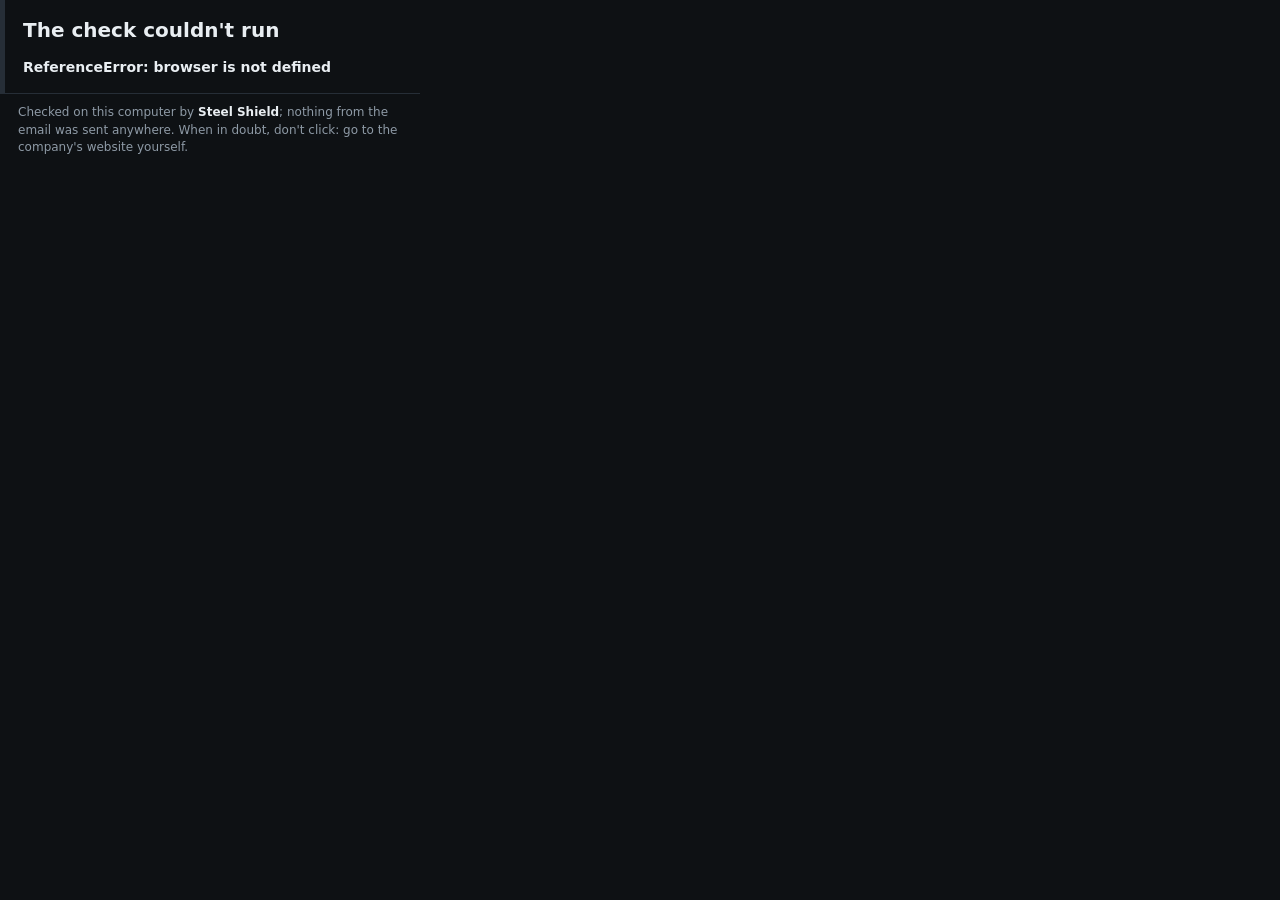
<file: system_files/usr/share/steel-shield/thunderbird/popup.html>
<!doctype html>
<html>
<head>
<meta charset="utf-8">
<title>Is this a scam?</title>
<style>
  body { margin: 0; width: 420px; font: 14px/1.45 system-ui, sans-serif; color: #E9EEF2; background: #0E1114; }
  .box { padding: 16px 18px; border-left: 5px solid #262E37; }
  .box.scam { border-color: #F2641E; background: #2a1a12; }
  .box.careful { border-color: #C9A227; background: #262113; }
  .box.safe { border-color: #4A90D9; background: #13202c; }
  h1 { margin: 0 0 8px; font-size: 20px; }
  ul { margin: 0; padding: 0; list-style: none; }
  li { margin: 5px 0; padding-left: 18px; position: relative; }
  li::before { content: ""; position: absolute; left: 0; top: 7px; width: 9px; height: 9px; border-radius: 2px; background: #8E9AA6; }
  li.scam::before { background: #F2641E; }
  li.careful::before { background: #C9A227; }
  .advice { margin-top: 12px; font-weight: 700; }
  .foot { padding: 10px 18px 14px; color: #8E9AA6; font-size: 12px; border-top: 1px solid #262E37; }
  .foot b { color: #E9EEF2; }
  .report { padding: 12px 18px; border-top: 1px solid #262E37; }
  .report button { font: inherit; font-weight: 700; color: #fff; background: #F2641E; border: 0; border-radius: 8px; padding: 9px 16px; cursor: pointer; }
  .report button:disabled { background: #6b3a22; color: #c9c9c9; cursor: default; }
  .report p { margin: 8px 0 0; color: #B8C2CC; font-size: 13px; }
  /* A bar that keeps moving while the check runs, so it is clear nothing froze. */
  .bar { height: 4px; margin: 2px 0 6px; border-radius: 2px; background: #262E37; overflow: hidden; }
  .bar span { display: block; width: 35%; height: 100%; border-radius: 2px; background: #F2641E; animation: slide 1.1s ease-in-out infinite; }
  @keyframes slide { from { transform: translateX(-100%); } to { transform: translateX(290%); } }
  @media (prefers-reduced-motion: reduce) { .bar span { animation-duration: 3s; } }
</style>
</head>
<body>
  <div class="box" id="box"><h1 id="title">Checking…</h1><div class="bar" id="bar"><span></span></div><ul id="reasons"></ul><div class="advice" id="advice"></div></div>
  <div class="report" id="report" hidden>
    <button id="reportbtn">Report this scam</button>
    <p id="reportnote">One click sends this email to the anti-phishing groups, so it gets blocked for everyone. Nothing else to do.</p>
  </div>
  <div class="foot">Checked on this computer by <b>Steel Shield</b>; nothing from the email was sent anywhere. When in doubt, don't click: go to the company's website yourself.</div>
  <script src="scamcheck.js"></script>
  <script src="popup.js"></script>
</body>
</html>
</file>
<file: system_files/usr/share/steel-os/help/help.css>
/* Steel OS Help: shared style, matching steel-os.org. Works offline. */
:root { --bg:#14171C; --raised:#1C2026; --line:#2B3138; --fg:#E8ECF1; --muted:#A9B3BF; --blue:#4A90D9; --orange:#F2641E; color-scheme: dark; }
* { box-sizing: border-box; }
body { margin: 0; background: var(--bg); color: var(--fg); font: 17px/1.6 "Saira", "Noto Sans", system-ui, sans-serif; }
.wrap { max-width: 860px; margin: 0 auto; padding: 28px max(16px, env(safe-area-inset-left, 0px)) 64px; }
a { color: var(--blue); }
.top { display: flex; flex-wrap: wrap; gap: 8px 18px; align-items: center; border-bottom: 1px solid var(--line); padding-bottom: 14px; margin-bottom: 8px; }
.brand { font-weight: 700; letter-spacing: .04em; color: var(--fg); text-decoration: none; }
.brand .os { color: var(--orange); }
.top nav { display: flex; flex-wrap: wrap; gap: 6px 16px; font-size: .95rem; }
h1 { font-size: clamp(1.7rem, 4.5vw, 2.3rem); line-height: 1.15; margin: 24px 0 6px; }
h2 { font-size: 1.3rem; margin: 32px 0 6px; }
h2::before { content: ""; display: inline-block; width: 9px; height: 9px; background: var(--orange); margin-right: 10px; transform: rotate(45deg); vertical-align: middle; }
p, li { max-width: 70ch; }
li { margin: 6px 0; }
.lede { color: var(--muted); }
kbd { background: var(--raised); border: 1px solid var(--line); border-bottom-width: 2px; border-radius: 5px; padding: 0 6px; font-size: .9em; white-space: nowrap; }
code { background: var(--raised); border: 1px solid var(--line); border-radius: 5px; padding: 1px 6px; font-size: .9em; }
pre { background: var(--raised); border: 1px solid var(--line); border-radius: 8px; padding: 10px 14px; overflow-x: auto; }
.cards { display: grid; grid-template-columns: repeat(auto-fit, minmax(230px, 1fr)); gap: 12px; margin-top: 16px; }
.card { display: block; background: var(--raised); border: 1px solid var(--line); border-radius: 12px; padding: 16px 18px; color: var(--fg); text-decoration: none; }
.card:hover { border-color: var(--blue); }
.card b { display: block; color: var(--fg); margin-bottom: 4px; }
.card span { color: var(--muted); font-size: .95rem; }
.note { background: var(--raised); border-left: 3px solid var(--orange); border-radius: 6px; padding: 10px 14px; }
.tbl { overflow-x: auto; }
table { border-collapse: collapse; width: 100%; }
th, td { text-align: left; padding: 8px 10px; border-top: 1px solid var(--line); vertical-align: top; }
th { color: var(--muted); font-size: .85rem; text-transform: uppercase; letter-spacing: .05em; border-top: 0; }
footer { margin-top: 48px; border-top: 1px solid var(--line); padding-top: 14px; color: var(--muted); font-size: .9rem; }
/* Search: a box in the header, results drop down under it. */
.search { position: relative; margin-left: auto; flex: 1 1 220px; max-width: 340px; }
.search input { width: 100%; background: var(--raised); border: 1px solid var(--line); border-radius: 8px; color: var(--fg); padding: 8px 12px; font: inherit; font-size: .95rem; }
.search input:focus { outline: none; border-color: var(--blue); }
.results { position: absolute; top: calc(100% + 6px); right: 0; left: 0; min-width: min(520px, calc(100vw - 32px)); background: var(--raised); border: 1px solid var(--line); border-radius: 10px; box-shadow: 0 12px 32px rgba(0,0,0,.45); z-index: 20; max-height: 70vh; overflow-y: auto; }
.results a, .results .none { display: block; padding: 10px 14px; border-top: 1px solid var(--line); color: var(--fg); text-decoration: none; }
.results a:first-child, .results .none { border-top: 0; }
.results a:hover, .results a:focus { background: var(--bg); }
.results a b { display: block; font-size: .95rem; }
.results a span { display: block; color: var(--muted); font-size: .85rem; line-height: 1.4; }
.results .none { color: var(--muted); font-size: .9rem; }
@media (max-width: 560px) { .search { max-width: none; flex-basis: 100%; } .results { left: 0; right: 0; min-width: 0; } }
.tellus { margin-top: 40px; background: var(--raised); border: 1px solid var(--line); border-left: 3px solid var(--orange); border-radius: 8px; padding: 12px 16px; }
.tellus a { font-weight: 700; }
</file>
